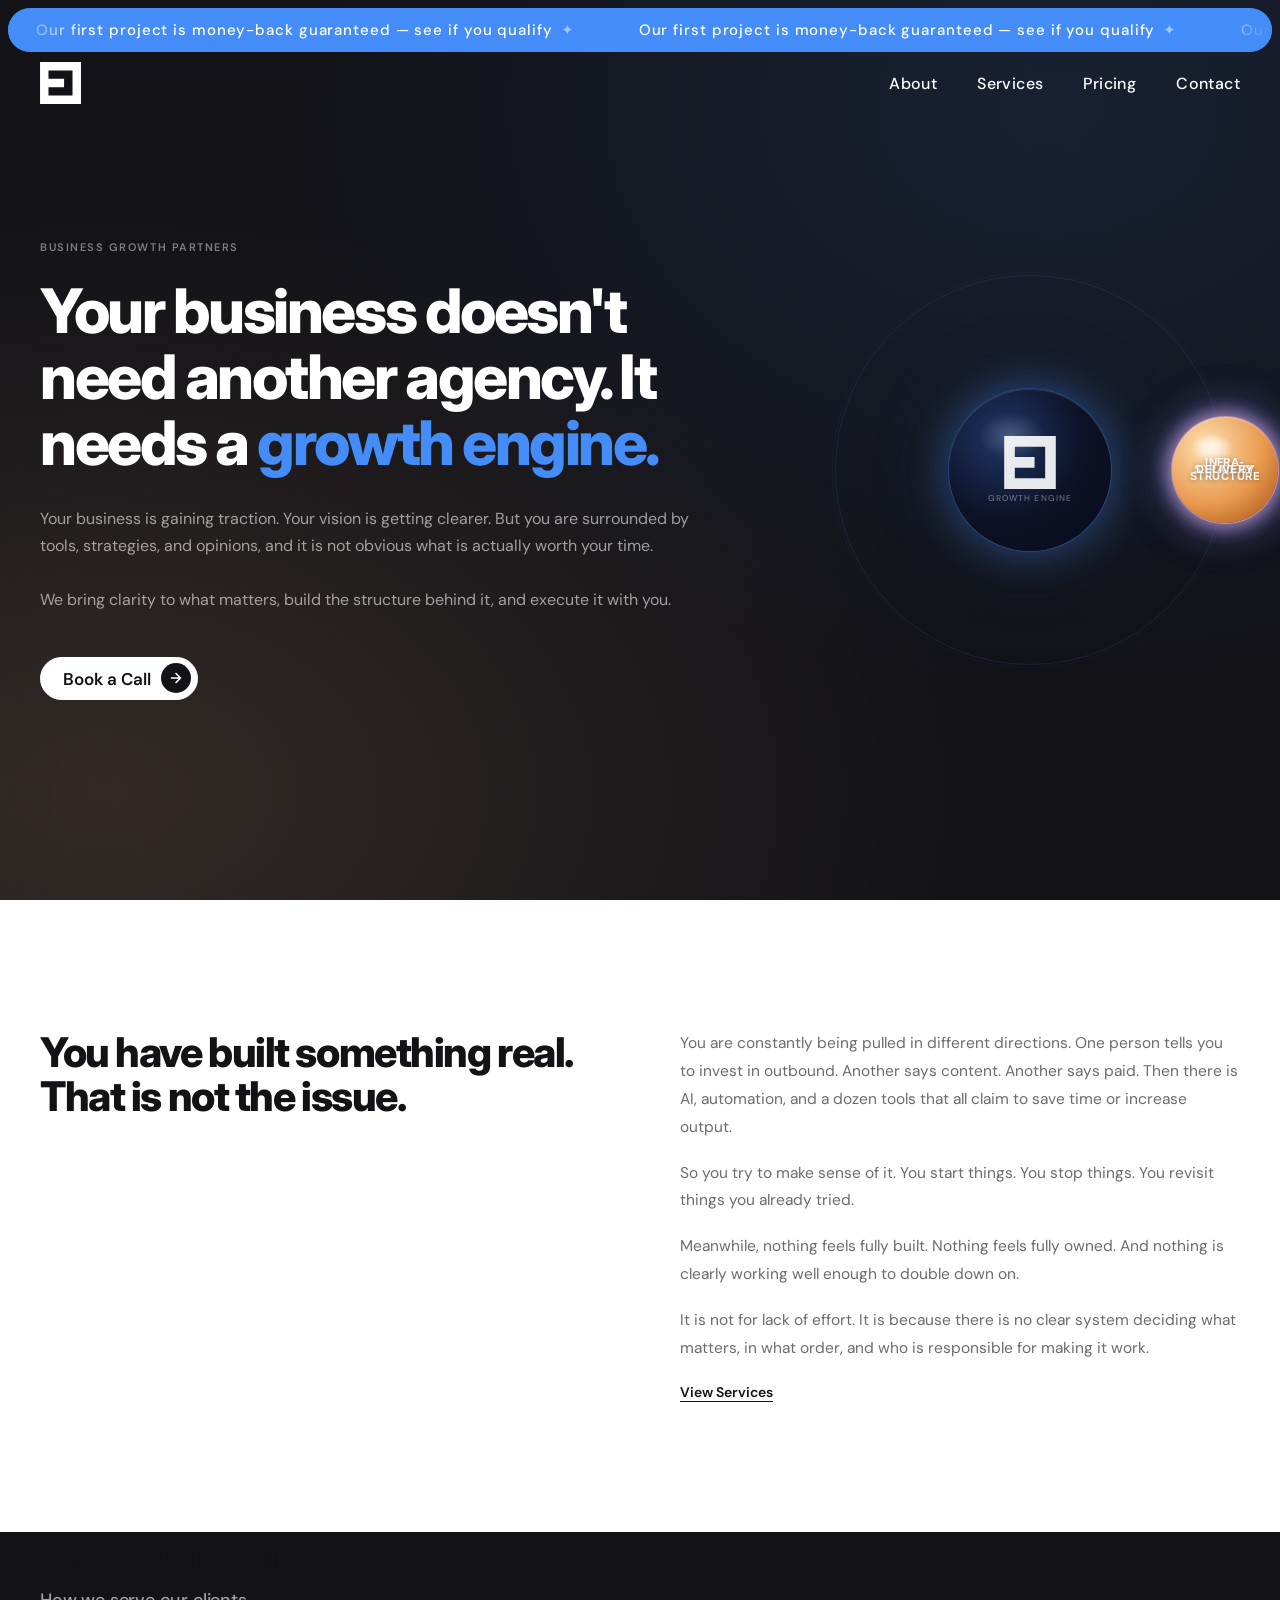
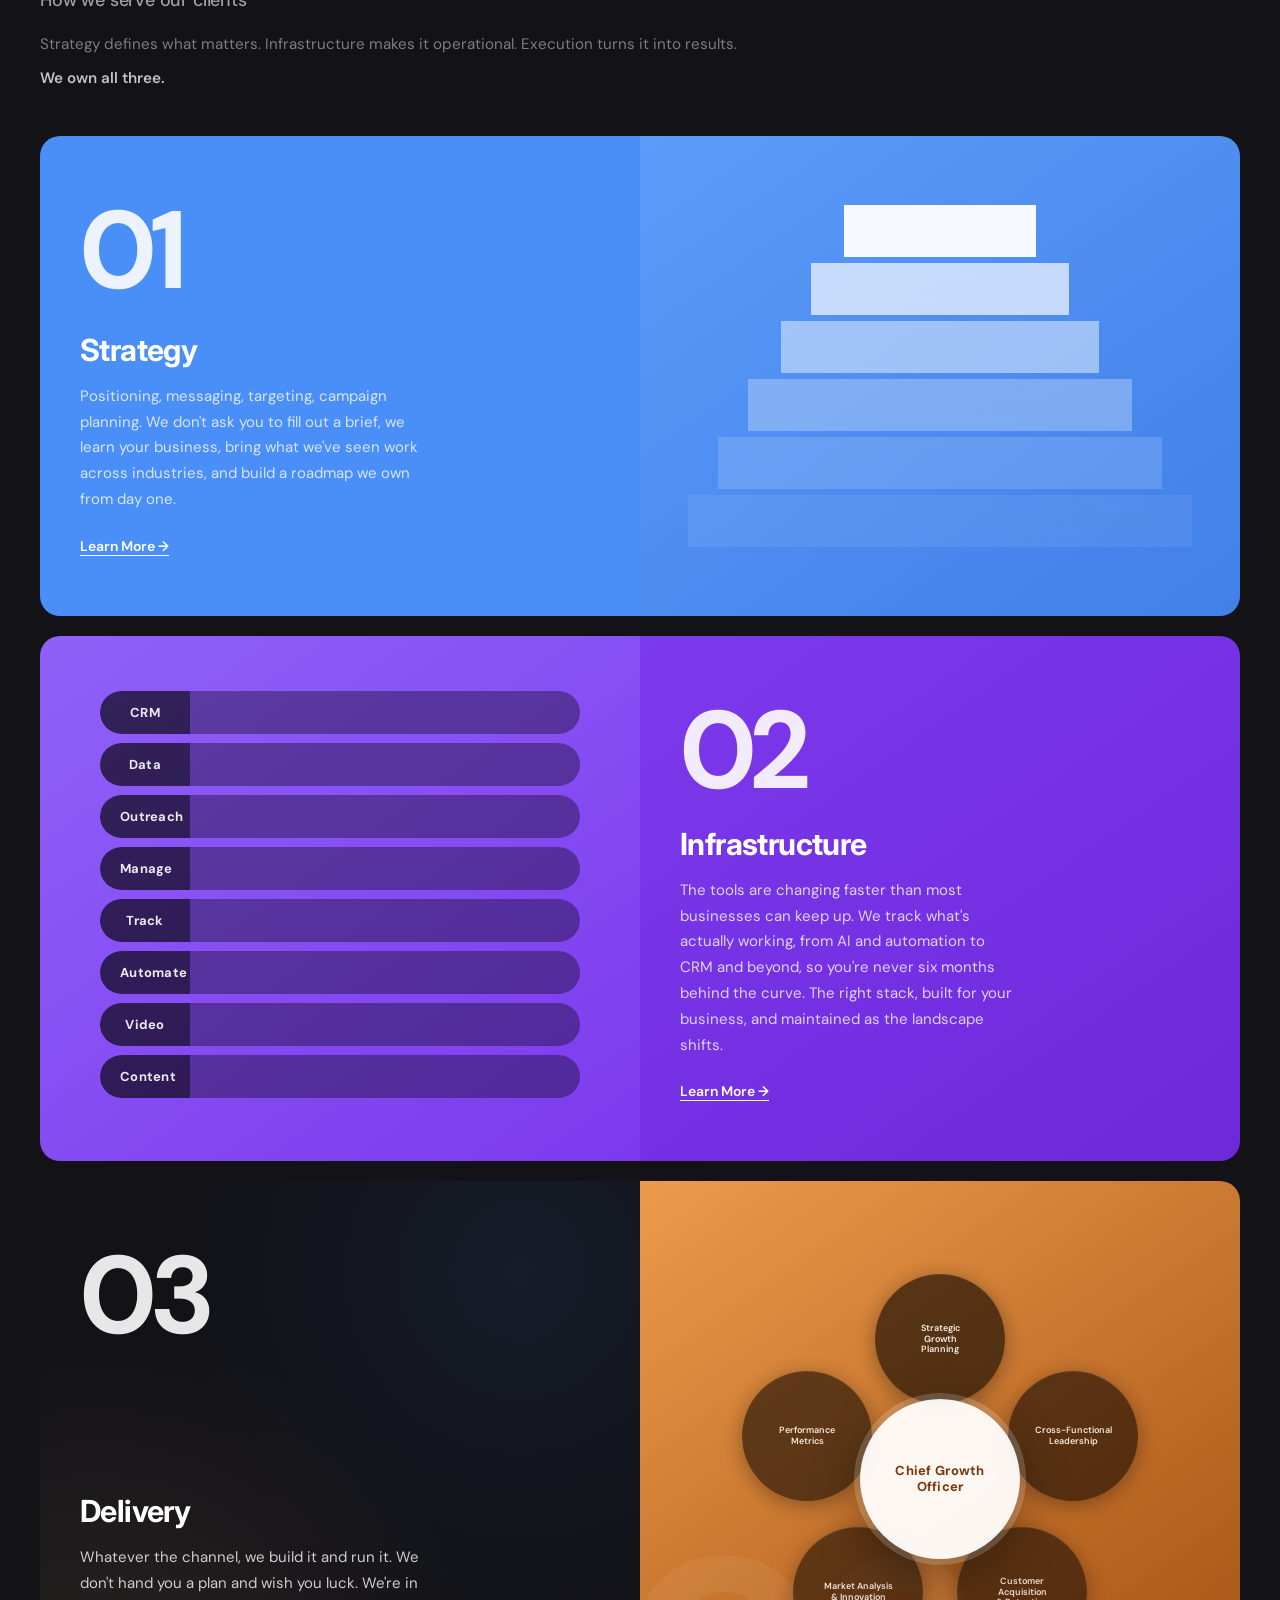
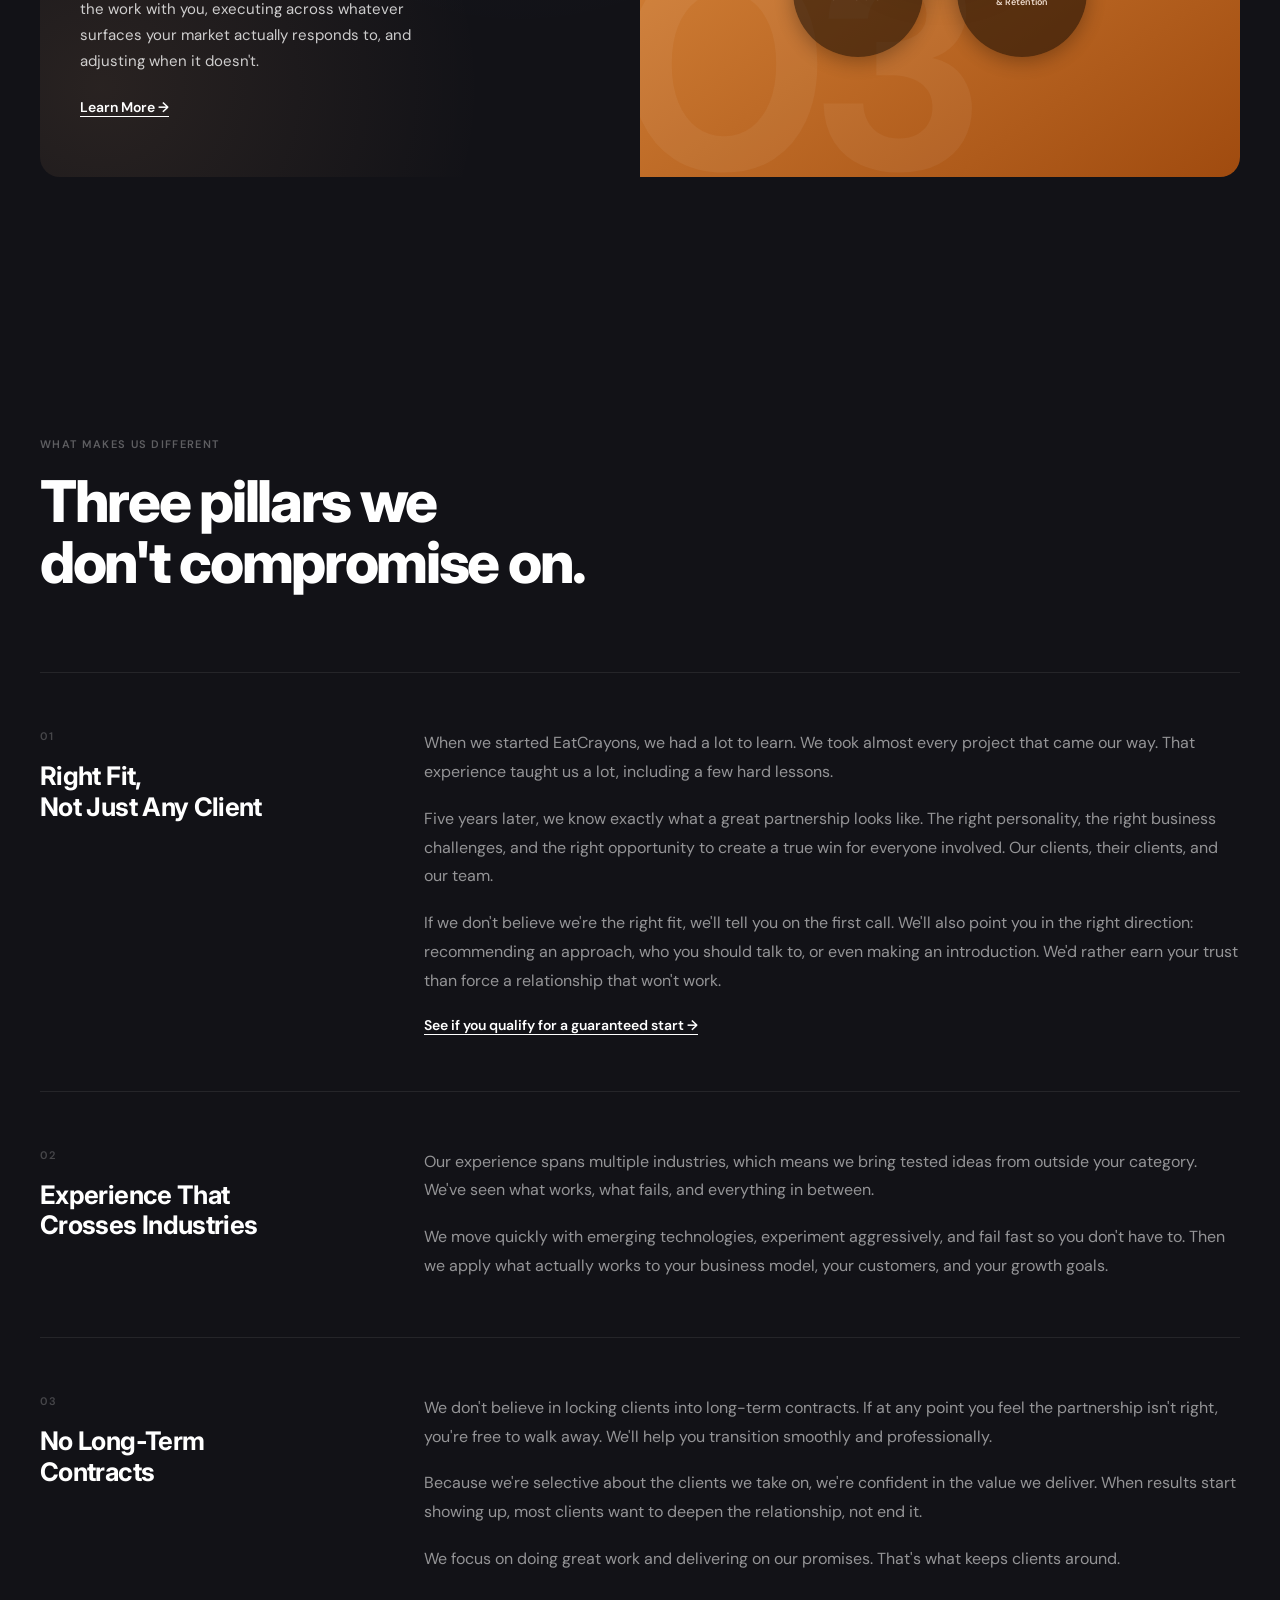
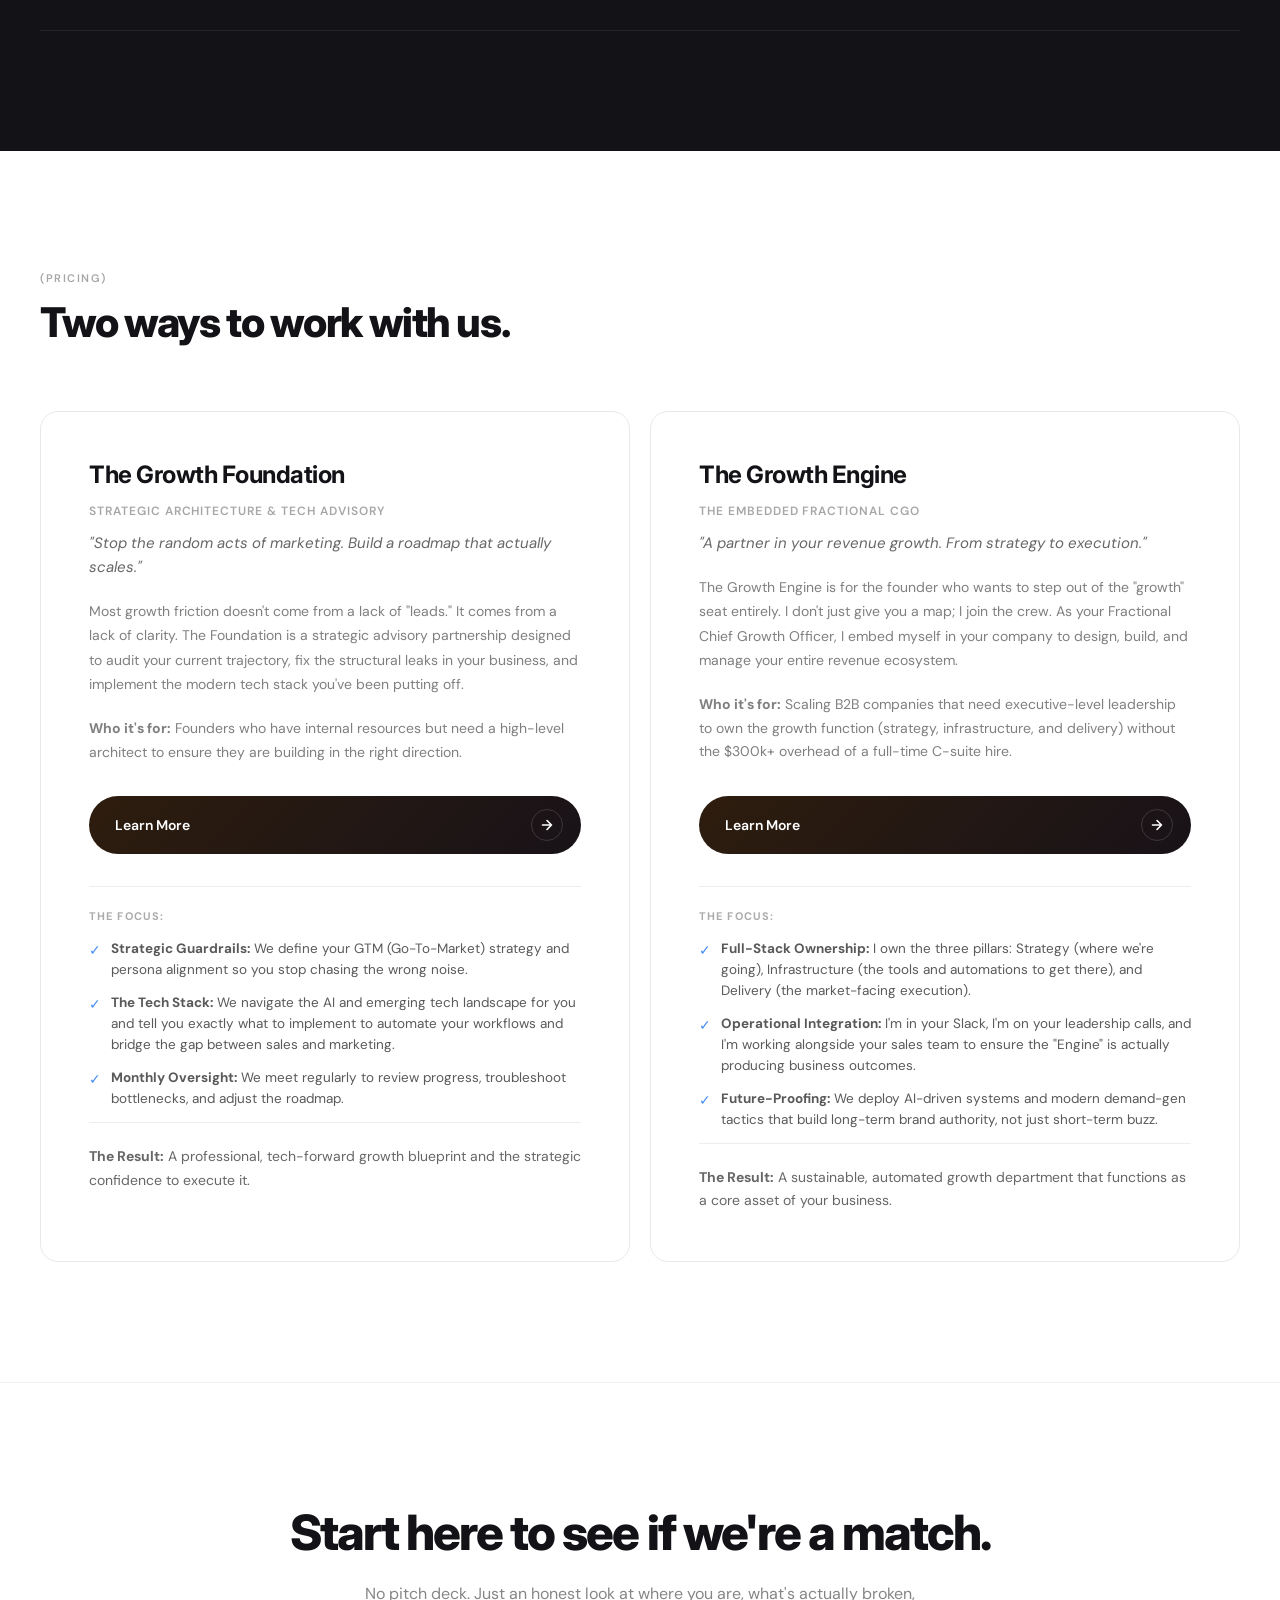
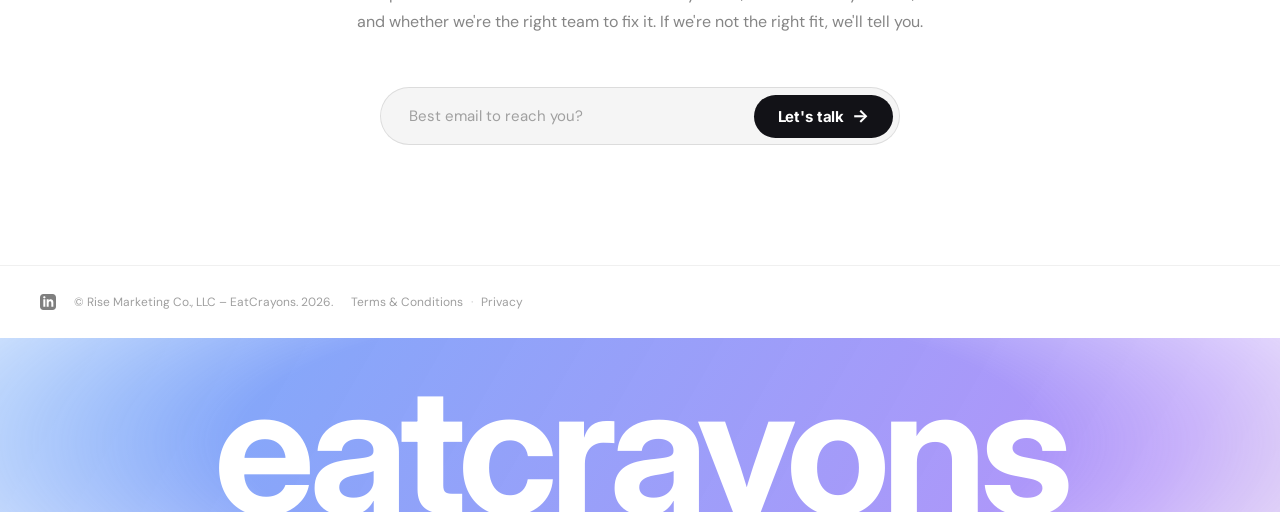
<file: index.html>
<!DOCTYPE html>
<html lang="en">
<head>
  <meta charset="UTF-8">
  <meta name="viewport" content="width=device-width, initial-scale=1.0">
  <link rel="icon" type="image/svg+xml" href="/images/favicon.svg">
  <title>EatCrayons – Business Growth Partners</title>
  <meta name="description" content="EatCrayons helps businesses grow with strategy, infrastructure, and delivery. We build the growth engine your business needs.">
  <meta name="author" content="Rise Marketing Co., LLC – EatCrayons">

  <!-- Open Graph -->
  <meta property="og:title" content="EatCrayons – Business Growth Partners">
  <meta property="og:description" content="Your business has outgrown how it looks. We build the strategy, infrastructure, and delivery engine to support your next stage of growth.">
  <meta property="og:type" content="website">
  <meta property="og:url" content="https://eatcrayons.com/">
  <meta property="og:image" content="https://eatcrayons.com/images/og-default.png">
  <link rel="canonical" href="https://eatcrayons.com/">

  <!-- Twitter Card -->
  <meta name="twitter:card" content="summary_large_image">
  <meta name="twitter:title" content="EatCrayons – Business Growth Partners">
  <meta name="twitter:description" content="Your business has outgrown how it looks. We build the strategy, infrastructure, and delivery engine to support your next stage of growth.">
  <meta name="twitter:image" content="https://eatcrayons.com/images/og-default.png">

  <!-- Fonts -->
  <link rel="preconnect" href="https://fonts.googleapis.com">
  <link rel="preconnect" href="https://fonts.gstatic.com" crossorigin>
  <link href="https://fonts.googleapis.com/css2?family=Inter:ital,wght@0,300;0,400;0,500;0,600;0,700;0,800;1,400&family=DM+Sans:ital,wght@0,300;0,400;0,500;0,600;1,400&display=swap" rel="stylesheet">

  <!-- Styles -->
  <link rel="stylesheet" href="css/styles.css">
  <link rel="stylesheet" href="css/transitions.css">
</head>
<body>
<a class="skip-link" href="#main-content">Skip to main content</a>

<!-- ── ANNOUNCEMENT BAR ── -->
<a href="match/" class="announce-bar" role="marquee" aria-label="The Fair Start — see if you qualify">
  <div class="announce-track">
    <span class="announce-item">Our first project is money-back guaranteed — see if you qualify<span class="dot">✦</span></span>
    <span class="announce-item">Our first project is money-back guaranteed — see if you qualify<span class="dot">✦</span></span>
    <span class="announce-item">Our first project is money-back guaranteed — see if you qualify<span class="dot">✦</span></span>
    <span class="announce-item">Our first project is money-back guaranteed — see if you qualify<span class="dot">✦</span></span>
    <span class="announce-item">Our first project is money-back guaranteed — see if you qualify<span class="dot">✦</span></span>
    <span class="announce-item">Our first project is money-back guaranteed — see if you qualify<span class="dot">✦</span></span>
    <span class="announce-item">Our first project is money-back guaranteed — see if you qualify<span class="dot">✦</span></span>
    <span class="announce-item">Our first project is money-back guaranteed — see if you qualify<span class="dot">✦</span></span>
    <span class="announce-item">Our first project is money-back guaranteed — see if you qualify<span class="dot">✦</span></span>
    <span class="announce-item">Our first project is money-back guaranteed — see if you qualify<span class="dot">✦</span></span>
    <!-- duplicate for seamless loop -->
    <span class="announce-item">Our first project is money-back guaranteed — see if you qualify<span class="dot">✦</span></span>
    <span class="announce-item">Our first project is money-back guaranteed — see if you qualify<span class="dot">✦</span></span>
    <span class="announce-item">Our first project is money-back guaranteed — see if you qualify<span class="dot">✦</span></span>
    <span class="announce-item">Our first project is money-back guaranteed — see if you qualify<span class="dot">✦</span></span>
    <span class="announce-item">Our first project is money-back guaranteed — see if you qualify<span class="dot">✦</span></span>
    <span class="announce-item">Our first project is money-back guaranteed — see if you qualify<span class="dot">✦</span></span>
    <span class="announce-item">Our first project is money-back guaranteed — see if you qualify<span class="dot">✦</span></span>
    <span class="announce-item">Our first project is money-back guaranteed — see if you qualify<span class="dot">✦</span></span>
    <span class="announce-item">Our first project is money-back guaranteed — see if you qualify<span class="dot">✦</span></span>
    <span class="announce-item">Our first project is money-back guaranteed — see if you qualify<span class="dot">✦</span></span>
  </div>
</a>

<!-- ── HEADER ── -->
<header id="site-header">
  <a href="#home" class="logo-mark" aria-label="EatCrayons Home">
    <svg viewBox="0 0 601.92 618" xmlns="http://www.w3.org/2000/svg">
      <path fill="white" d="M477.86,0H0v618h601.92V0h-124.06ZM477.86,493.94H124.06v-124.06h229.74v-124.06H124.06v-121.76h353.8v369.88Z"/>
    </svg>
  </a>
  <nav class="site-nav" aria-label="Main navigation">
    <a href="about/">About</a>
    <a href="#services">Services</a>
    <a href="#pricing">Pricing</a>
    <a href="contact/">Contact</a>
  </nav>
  <button class="nav-toggle" aria-label="Open menu" aria-expanded="false" aria-controls="mobile-menu">
    <span class="nav-toggle-bar"></span>
    <span class="nav-toggle-bar"></span>
    <span class="nav-toggle-bar"></span>
  </button>
</header>

<!-- ── MOBILE MENU ── -->
<div id="mobile-menu" class="mobile-menu" aria-hidden="true" role="dialog" aria-label="Mobile navigation">
  <div class="mobile-menu-bg"></div>
  <nav class="mobile-menu-nav" aria-label="Mobile navigation links">
    <a href="about/"         class="mobile-menu-link" data-index="0">About</a>
    <a href="#services"      class="mobile-menu-link" data-index="1">Services</a>
    <a href="#pricing"       class="mobile-menu-link" data-index="3">Pricing</a>
    <a href="contact/"   class="mobile-menu-link" data-index="4">Contact</a>
  </nav>
  <div class="mobile-menu-footer">
    <svg class="mobile-menu-logo" viewBox="0 0 601.92 618" xmlns="http://www.w3.org/2000/svg" aria-hidden="true">
      <path fill="white" d="M477.86,0H0v618h601.92V0h-124.06ZM477.86,493.94H124.06v-124.06h229.74v-124.06H124.06v-121.76h353.8v369.88Z"/>
    </svg>
    <p class="mobile-menu-tagline">Build. Scale. Win.</p>
  </div>
</div>

<!-- ── HERO ── -->
<section class="hero" id="main-content" aria-labelledby="hero-heading">
  <div class="hero-inner">
    <div class="hero-content">
      <p class="hero-eyebrow">Business Growth Partners</p>
      <h1 class="hero-headline" id="hero-heading">
        Your business doesn't need another agency.
        It needs a <span class="word-cycle" id="word-cycle">growth engine.</span>
      </h1>
      <p class="hero-sub">Your business is gaining traction. Your vision is getting clearer. But you are surrounded by tools, strategies, and opinions, and it is not obvious what is actually worth your time.<br><br>We bring clarity to what matters, build the structure behind it, and execute it with you.</p>
      <a href="#contact" class="btn-outline">
        Book a Call
        <span class="btn-arrow-circle" aria-hidden="true">
          <svg width="14" height="14" viewBox="0 0 14 14" fill="none">
            <path d="M2.5 7h9M7 2.5l4.5 4.5L7 11.5" stroke="#121217" stroke-width="1.6" stroke-linecap="round" stroke-linejoin="round"/>
          </svg>
        </span>
      </a>
    </div>

    <div class="orb-system" role="img" aria-label="Strategy, Infrastructure, and Delivery orbiting a central growth engine">

      <!-- Decorative orbital ring -->
      <div class="orb-ring"></div>

      <!-- Central orb -->
      <div class="orb-center">
        <svg class="orb-center-logo" viewBox="0 0 601.92 618" xmlns="http://www.w3.org/2000/svg" aria-hidden="true">
          <path fill="rgba(255,255,255,0.90)" d="M477.86,0H0v618h601.92V0h-124.06ZM477.86,493.94H124.06v-124.06h229.74v-124.06H124.06v-121.76h353.8v369.88Z"/>
        </svg>
        <span class="orb-center-text">Growth Engine</span>
      </div>

      <!-- Satellite 1: Strategy (blue) -->
      <div class="orb-arm orb-arm--1">
        <div class="orb-satellite orb-sat--1">
          <span class="orb-sat-label">Strategy</span>
        </div>
      </div>

      <!-- Satellite 2: Infrastructure (purple) -->
      <div class="orb-arm orb-arm--2">
        <div class="orb-satellite orb-sat--2">
          <span class="orb-sat-label">Infra-<br>structure</span>
        </div>
      </div>

      <!-- Satellite 3: Delivery (orange) -->
      <div class="orb-arm orb-arm--3">
        <div class="orb-satellite orb-sat--3">
          <span class="orb-sat-label">Delivery</span>
        </div>
      </div>

    </div>
  </div>
</section>

<!-- ── ABOUT ── -->
<section class="about" id="about" aria-labelledby="about-heading">
  <div class="about-inner">
    <div>
      <h2 class="about-headline fade-up" id="about-heading">
        You have built something real. That is not the issue.
      </h2>
    </div>
    <div class="about-body fade-up fade-up-d1">
      <p>You are constantly being pulled in different directions. One person tells you to invest in outbound. Another says content. Another says paid. Then there is AI, automation, and a dozen tools that all claim to save time or increase output.</p>
      <p>So you try to make sense of it. You start things. You stop things. You revisit things you already tried.</p>
      <p>Meanwhile, nothing feels fully built. Nothing feels fully owned. And nothing is clearly working well enough to double down on.</p>
      <p>It is not for lack of effort. It is because there is no clear system deciding what matters, in what order, and who is responsible for making it work.</p>
      <a href="#services" class="link-line">View Services</a>
    </div>
  </div>
</section>

<!-- ── SERVICES ── -->
<section class="services" id="services" aria-labelledby="services-heading">
  <div class="services-header">
    <h2 id="services-heading" class="fade-up">How we can help you</h2>
    <p class="services-subhead fade-up fade-up-d1">How we serve our clients</p>
    <p class="services-intro fade-up fade-up-d2">Strategy defines what matters. Infrastructure makes it operational. Execution turns it into results.</p>
    <p class="services-intro-coda fade-up fade-up-d2">We own all three.</p>
  </div>

  <!-- Card 01 – Strategy -->
  <article class="service-card fade-up">
    <div class="card-01-content">
      <div class="card-number">01</div>
      <div>
        <h3 class="card-title">Strategy</h3>
        <p class="card-desc">Positioning, messaging, targeting, campaign planning. We don't ask you to fill out a brief, we learn your business, bring what we've seen work across industries, and build a roadmap we own from day one.</p>
        <a href="contact/" class="card-cta">Learn More &rarr;</a>
      </div>
    </div>
    <div class="card-01-visual">
      <div class="growth-pyramid">
        <div class="pyr-body">
          <div class="pyr-level pyr-level--6" role="button" tabindex="0" data-topic="New Business Models">
            <span class="pyr-text">New Business Models</span>
          </div>
          <div class="pyr-level pyr-level--5" role="button" tabindex="0" data-topic="Strategic Alliances">
            <span class="pyr-text">Strategic Alliances</span>
          </div>
          <div class="pyr-level pyr-level--4" role="button" tabindex="0" data-topic="Diversification">
            <span class="pyr-text">Diversification</span>
          </div>
          <div class="pyr-level pyr-level--3" role="button" tabindex="0" data-topic="Product Development">
            <span class="pyr-text">Product Development</span>
          </div>
          <div class="pyr-level pyr-level--2" role="button" tabindex="0" data-topic="Market Development">
            <span class="pyr-text">Market Development</span>
          </div>
          <div class="pyr-level pyr-level--1" role="button" tabindex="0" data-topic="Market Penetration">
            <span class="pyr-text">Market Penetration</span>
          </div>
        </div>
      </div>
    </div>
  </article>

  <!-- Card 02 – Infrastructure -->
  <article class="service-card fade-up">
    <div class="card-02-visual">
      <div class="tool-stack">
        <div class="tool-row"><span class="tool-cat">CRM</span><span class="tool-vals"><span class="tool-vals-track"><span>HubSpot</span><span>✦</span><span>Salesforce</span><span>✦</span><span>Zoho</span><span>✦</span><span>Pipedrive</span><span>✦</span><span>Monday</span><span>✦</span><span>SugarCRM</span><span aria-hidden="true">✦</span><span aria-hidden="true">HubSpot</span><span aria-hidden="true">✦</span><span aria-hidden="true">Salesforce</span><span aria-hidden="true">✦</span><span aria-hidden="true">Zoho</span><span aria-hidden="true">✦</span><span aria-hidden="true">Pipedrive</span><span aria-hidden="true">✦</span><span aria-hidden="true">Monday</span><span aria-hidden="true">✦</span><span aria-hidden="true">SugarCRM</span></span></span></div>
        <div class="tool-row"><span class="tool-cat">Data</span><span class="tool-vals"><span class="tool-vals-track"><span>Zoominfo</span><span>✦</span><span>Apollo.io</span><span>✦</span><span>Cognism</span><span>✦</span><span>Clay</span><span>✦</span><span>Clearbit</span><span>✦</span><span>Hunter.io</span><span aria-hidden="true">✦</span><span aria-hidden="true">Zoominfo</span><span aria-hidden="true">✦</span><span aria-hidden="true">Apollo.io</span><span aria-hidden="true">✦</span><span aria-hidden="true">Cognism</span><span aria-hidden="true">✦</span><span aria-hidden="true">Clay</span><span aria-hidden="true">✦</span><span aria-hidden="true">Clearbit</span><span aria-hidden="true">✦</span><span aria-hidden="true">Hunter.io</span></span></span></div>
        <div class="tool-row"><span class="tool-cat">Outreach</span><span class="tool-vals"><span class="tool-vals-track"><span>Instantly</span><span>✦</span><span>HeyReach</span><span>✦</span><span>Outreach</span><span>✦</span><span>LinkedHelper</span><span>✦</span><span>Salesloft</span><span>✦</span><span>Reply.io</span><span>✦</span><span>Amplemarket</span><span aria-hidden="true">✦</span><span aria-hidden="true">Instantly</span><span aria-hidden="true">✦</span><span aria-hidden="true">HeyReach</span><span aria-hidden="true">✦</span><span aria-hidden="true">Outreach</span><span aria-hidden="true">✦</span><span aria-hidden="true">LinkedHelper</span><span aria-hidden="true">✦</span><span aria-hidden="true">Salesloft</span><span aria-hidden="true">✦</span><span aria-hidden="true">Reply.io</span><span aria-hidden="true">✦</span><span aria-hidden="true">Amplemarket</span></span></span></div>
        <div class="tool-row"><span class="tool-cat">Manage</span><span class="tool-vals"><span class="tool-vals-track"><span>Asana</span><span>✦</span><span>ClickUp</span><span>✦</span><span>Notion</span><span>✦</span><span>Monday</span><span>✦</span><span>Trello</span><span>✦</span><span>Jira</span><span aria-hidden="true">✦</span><span aria-hidden="true">Asana</span><span aria-hidden="true">✦</span><span aria-hidden="true">ClickUp</span><span aria-hidden="true">✦</span><span aria-hidden="true">Notion</span><span aria-hidden="true">✦</span><span aria-hidden="true">Monday</span><span aria-hidden="true">✦</span><span aria-hidden="true">Trello</span><span aria-hidden="true">✦</span><span aria-hidden="true">Jira</span></span></span></div>
        <div class="tool-row"><span class="tool-cat">Track</span><span class="tool-vals"><span class="tool-vals-track"><span>RB2B</span><span>✦</span><span>Google Analytics</span><span>✦</span><span>Microsoft Clarity</span><span>✦</span><span>HubSpot</span><span>✦</span><span>Gainsight</span><span>✦</span><span>ChurnZero</span><span aria-hidden="true">✦</span><span aria-hidden="true">RB2B</span><span aria-hidden="true">✦</span><span aria-hidden="true">Google Analytics</span><span aria-hidden="true">✦</span><span aria-hidden="true">Microsoft Clarity</span><span aria-hidden="true">✦</span><span aria-hidden="true">HubSpot</span><span aria-hidden="true">✦</span><span aria-hidden="true">Gainsight</span><span aria-hidden="true">✦</span><span aria-hidden="true">ChurnZero</span></span></span></div>
        <div class="tool-row"><span class="tool-cat">Automate</span><span class="tool-vals"><span class="tool-vals-track"><span>Zapier</span><span>✦</span><span>Claude</span><span>✦</span><span>Notion AI</span><span>✦</span><span>n8n</span><span>✦</span><span>Make</span><span>✦</span><span>Gemini</span><span>✦</span><span>Custom Agents</span><span aria-hidden="true">✦</span><span aria-hidden="true">Zapier</span><span aria-hidden="true">✦</span><span aria-hidden="true">Claude</span><span aria-hidden="true">✦</span><span aria-hidden="true">Notion AI</span><span aria-hidden="true">✦</span><span aria-hidden="true">n8n</span><span aria-hidden="true">✦</span><span aria-hidden="true">Make</span><span aria-hidden="true">✦</span><span aria-hidden="true">Gemini</span><span aria-hidden="true">✦</span><span aria-hidden="true">Custom Agents</span></span></span></div>
        <div class="tool-row"><span class="tool-cat">Video</span><span class="tool-vals"><span class="tool-vals-track"><span>Loom</span><span>✦</span><span>Adobe Premiere</span><span>✦</span><span>HeyGen</span><span>✦</span><span>Sora</span><span>✦</span><span>Veo</span><span>✦</span><span>Kling</span><span>✦</span><span>Synthesia</span><span aria-hidden="true">✦</span><span aria-hidden="true">Loom</span><span aria-hidden="true">✦</span><span aria-hidden="true">Adobe Premiere</span><span aria-hidden="true">✦</span><span aria-hidden="true">HeyGen</span><span aria-hidden="true">✦</span><span aria-hidden="true">Sora</span><span aria-hidden="true">✦</span><span aria-hidden="true">Veo</span><span aria-hidden="true">✦</span><span aria-hidden="true">Kling</span><span aria-hidden="true">✦</span><span aria-hidden="true">Synthesia</span></span></span></div>
        <div class="tool-row"><span class="tool-cat">Content</span><span class="tool-vals"><span class="tool-vals-track"><span>ChatGPT</span><span>✦</span><span>Claude</span><span>✦</span><span>Gemini</span><span>✦</span><span>Perplexity</span><span>✦</span><span>Midjourney</span><span>✦</span><span>Adobe CC</span><span aria-hidden="true">✦</span><span aria-hidden="true">ChatGPT</span><span aria-hidden="true">✦</span><span aria-hidden="true">Claude</span><span aria-hidden="true">✦</span><span aria-hidden="true">Gemini</span><span aria-hidden="true">✦</span><span aria-hidden="true">Perplexity</span><span aria-hidden="true">✦</span><span aria-hidden="true">Midjourney</span><span aria-hidden="true">✦</span><span aria-hidden="true">Adobe CC</span></span></span></div>
      </div>
    </div>
    <div class="card-02-content">
      <div class="card-number">02</div>
      <div>
        <h3 class="card-title">Infrastructure</h3>
        <p class="card-desc">The tools are changing faster than most businesses can keep up. We track what's actually working, from AI and automation to CRM and beyond, so you're never six months behind the curve. The right stack, built for your business, and maintained as the landscape shifts.</p>
        <a href="contact/" class="card-cta">Learn More &rarr;</a>
      </div>
    </div>
  </article>

  <!-- Card 03 – Delivery -->
  <article class="service-card fade-up">
    <div class="card-03-content">
      <div class="card-number">03</div>
      <div>
        <h3 class="card-title">Delivery</h3>
        <p class="card-desc">Whatever the channel, we build it and run it. We don't hand you a plan and wish you luck. We're in the work with you, executing across whatever surfaces your market actually responds to, and adjusting when it doesn't.</p>
        <a href="contact/" class="card-cta">Learn More &rarr;</a>
      </div>
    </div>
    <div class="card-03-visual">
      <div class="card-03-visual-bg-num" aria-hidden="true">03</div>
      <div class="circle-diagram">
        <div class="role-bubble role-bubble--1"><span>Strategic<br>Growth<br>Planning</span></div>
        <div class="role-bubble role-bubble--2"><span>Cross-Functional<br>Leadership</span></div>
        <div class="role-bubble role-bubble--3"><span>Customer<br>Acquisition<br>&amp; Retention</span></div>
        <div class="role-bubble role-bubble--4"><span>Market Analysis<br>&amp; Innovation</span></div>
        <div class="role-bubble role-bubble--5"><span>Performance<br>Metrics</span></div>
        <div class="role-bubble role-bubble--front"><span>Chief Growth Officer</span></div>
      </div>
    </div>
  </article>

</section>

<!-- ── TRUST ── -->
<section class="trust" aria-labelledby="trust-heading">
  <div class="trust-inner">

    <div class="trust-header fade-up">
      <p class="trust-eyebrow">What makes us different</p>
      <h2 class="trust-heading" id="trust-heading">Three pillars we<br>don't compromise on.</h2>
    </div>

    <div class="trust-pillars">

      <div class="trust-pillar fade-up">
        <div class="trust-pillar-left">
          <span class="trust-pillar-num">01</span>
          <h3 class="trust-pillar-title">Right Fit,<br>Not Just Any Client</h3>
        </div>
        <div class="trust-pillar-body">
          <p>When we started EatCrayons, we had a lot to learn. We took almost every project that came our way. That experience taught us a lot, including a few hard lessons.</p>
          <p>Five years later, we know exactly what a great partnership looks like. The right personality, the right business challenges, and the right opportunity to create a true win for everyone involved. Our clients, their clients, and our team.</p>
          <p>If we don't believe we're the right fit, we'll tell you on the first call. We'll also point you in the right direction: recommending an approach, who you should talk to, or even making an introduction. We'd rather earn your trust than force a relationship that won't work.</p>
          <a href="match/" class="link-line">See if you qualify for a guaranteed start →</a>
        </div>
      </div>

      <div class="trust-pillar fade-up fade-up-d1">
        <div class="trust-pillar-left">
          <span class="trust-pillar-num">02</span>
          <h3 class="trust-pillar-title">Experience That<br>Crosses Industries</h3>
        </div>
        <div class="trust-pillar-body">
          <p>Our experience spans multiple industries, which means we bring tested ideas from outside your category. We've seen what works, what fails, and everything in between.</p>
          <p>We move quickly with emerging technologies, experiment aggressively, and fail fast so you don't have to. Then we apply what actually works to your business model, your customers, and your growth goals.</p>
        </div>
      </div>

      <div class="trust-pillar fade-up fade-up-d2">
        <div class="trust-pillar-left">
          <span class="trust-pillar-num">03</span>
          <h3 class="trust-pillar-title">No Long-Term<br>Contracts</h3>
        </div>
        <div class="trust-pillar-body">
          <p>We don't believe in locking clients into long-term contracts. If at any point you feel the partnership isn't right, you're free to walk away. We'll help you transition smoothly and professionally.</p>
          <p>Because we're selective about the clients we take on, we're confident in the value we deliver. When results start showing up, most clients want to deepen the relationship, not end it.</p>
          <p>We focus on doing great work and delivering on our promises. That's what keeps clients around.</p>
        </div>
      </div>

    </div>
  </div>
</section>


<!-- ── PRICING ── -->
<section class="pricing" id="pricing" aria-labelledby="pricing-heading">
  <div class="pricing-inner">
    <p class="pricing-eyebrow">(Pricing)</p>
    <h2 class="pricing-headline fade-up" id="pricing-heading">Two ways to work with us.</h2>


    <div class="pricing-grid">
      <div class="pcard fade-up">
        <h3 class="pcard-name">The Growth Foundation</h3>
        <p class="pcard-tag">Strategic Architecture & Tech Advisory</p>
        <p class="pcard-quote">"Stop the random acts of marketing. Build a roadmap that actually scales."</p>
        <p class="pcard-desc">Most growth friction doesn't come from a lack of "leads." It comes from a lack of clarity. The Foundation is a strategic advisory partnership designed to audit your current trajectory, fix the structural leaks in your business, and implement the modern tech stack you've been putting off.</p>
        <p class="pcard-who"><strong>Who it's for:</strong> Founders who have internal resources but need a high-level architect to ensure they are building in the right direction.</p>
        <a href="#contact" class="pcard-cta">
          Learn More
          <span class="pcard-cta-arrow" aria-hidden="true">
            <svg width="14" height="14" viewBox="0 0 14 14" fill="none">
              <path d="M2.5 7h9M7 2.5l4.5 4.5L7 11.5" stroke="white" stroke-width="1.6" stroke-linecap="round" stroke-linejoin="round"/>
            </svg>
          </span>
        </a>
        <hr class="pcard-divider">
        <p class="pcard-includes-label">The Focus:</p>
        <div class="pcard-feature"><span class="pcard-check">✓</span><span><strong>Strategic Guardrails:</strong> We define your GTM (Go-To-Market) strategy and persona alignment so you stop chasing the wrong noise.</span></div>
        <div class="pcard-feature"><span class="pcard-check">✓</span><span><strong>The Tech Stack:</strong> We navigate the AI and emerging tech landscape for you and tell you exactly what to implement to automate your workflows and bridge the gap between sales and marketing.</span></div>
        <div class="pcard-feature"><span class="pcard-check">✓</span><span><strong>Monthly Oversight:</strong> We meet regularly to review progress, troubleshoot bottlenecks, and adjust the roadmap.</span></div>
        <hr class="pcard-divider">
        <p class="pcard-result"><strong>The Result:</strong> A professional, tech-forward growth blueprint and the strategic confidence to execute it.</p>
      </div>

      <div class="pcard fade-up fade-up-d1">
        <h3 class="pcard-name">The Growth Engine</h3>
        <p class="pcard-tag">The Embedded Fractional CGO</p>
        <p class="pcard-quote">"A partner in your revenue growth. From strategy to execution."</p>
        <p class="pcard-desc">The Growth Engine is for the founder who wants to step out of the "growth" seat entirely. I don't just give you a map; I join the crew. As your Fractional Chief Growth Officer, I embed myself in your company to design, build, and manage your entire revenue ecosystem.</p>
        <p class="pcard-who"><strong>Who it's for:</strong> Scaling B2B companies that need executive-level leadership to own the growth function (strategy, infrastructure, and delivery) without the $300k+ overhead of a full-time C-suite hire.</p>
        <a href="#contact" class="pcard-cta">
          Learn More
          <span class="pcard-cta-arrow" aria-hidden="true">
            <svg width="14" height="14" viewBox="0 0 14 14" fill="none">
              <path d="M2.5 7h9M7 2.5l4.5 4.5L7 11.5" stroke="white" stroke-width="1.6" stroke-linecap="round" stroke-linejoin="round"/>
            </svg>
          </span>
        </a>
        <hr class="pcard-divider">
        <p class="pcard-includes-label">The Focus:</p>
        <div class="pcard-feature"><span class="pcard-check">✓</span><span><strong>Full-Stack Ownership:</strong> I own the three pillars: Strategy (where we're going), Infrastructure (the tools and automations to get there), and Delivery (the market-facing execution).</span></div>
        <div class="pcard-feature"><span class="pcard-check">✓</span><span><strong>Operational Integration:</strong> I'm in your Slack, I'm on your leadership calls, and I'm working alongside your sales team to ensure the "Engine" is actually producing business outcomes.</span></div>
        <div class="pcard-feature"><span class="pcard-check">✓</span><span><strong>Future-Proofing:</strong> We deploy AI-driven systems and modern demand-gen tactics that build long-term brand authority, not just short-term buzz.</span></div>
        <hr class="pcard-divider">
        <p class="pcard-result"><strong>The Result:</strong> A sustainable, automated growth department that functions as a core asset of your business.</p>
      </div>
    </div>
  </div>
</section>

<!-- ── CTA ── -->
<section class="cta-section" id="contact" aria-labelledby="cta-heading">
  <div class="cta-inner">
    <h2 class="cta-headline fade-up" id="cta-heading">Start here to see if we're a match.</h2>
    <p class="cta-sub fade-up fade-up-d1">No pitch deck. Just an honest look at where you are, what's actually broken, and whether we're the right team to fix it. If we're not the right fit, we'll tell you.</p>
    <form class="cta-email-form fade-up fade-up-d2" id="cta-email-form" action="/contact/" method="GET">
      <div class="cta-email-wrap">
        <input class="cta-email-input" type="email" name="email" placeholder="Best email to reach you?" required autocomplete="email">
        <button class="cta-email-btn" type="submit">
          <span>Let's talk</span>
          <span class="cta-email-arrow">→</span>
        </button>
      </div>
    </form>
  </div>
</section>

<!-- ── FOOTER ── -->
<footer>
  <div class="footer-inner">
    <div class="footer-left">
      <div class="social-icons">
        <!-- LinkedIn -->
        <a href="https://www.linkedin.com/company/eatcrayons" target="_blank" rel="noopener noreferrer" aria-label="LinkedIn">
          <svg width="16" height="16" viewBox="0 0 24 24" fill="currentColor"><path d="M19 0h-14c-2.761 0-5 2.239-5 5v14c0 2.761 2.239 5 5 5h14c2.762 0 5-2.239 5-5v-14c0-2.761-2.238-5-5-5zm-11 19h-3v-11h3v11zm-1.5-12.268c-.966 0-1.75-.79-1.75-1.764s.784-1.764 1.75-1.764 1.75.79 1.75 1.764-.783 1.764-1.75 1.764zm13.5 12.268h-3v-5.604c0-3.368-4-3.113-4 0v5.604h-3v-11h3v1.765c1.396-2.586 7-2.777 7 2.476v6.759z"/></svg>
        </a>
      </div>
      <span class="footer-copy">© Rise Marketing Co., LLC – EatCrayons. 2026.</span>
      <span class="footer-legal">
        <a href="/terms/">Terms &amp; Conditions</a>
        <span class="footer-legal-sep" aria-hidden="true">·</span>
        <a href="/privacy/">Privacy</a>
      </span>
    </div>
  </div>
</footer>

<!-- ── WATERMARK ── -->
<div class="watermark-section" aria-hidden="true">
  <div class="watermark-text">eatcrayons</div>
</div>

<!-- Pyramid Modal -->
<div id="pyr-modal" class="pyr-modal-overlay" aria-modal="true" role="dialog" aria-hidden="true">
  <div class="pyr-modal-card">
    <button class="pyr-modal-close" aria-label="Close">&#x2715;</button>
    <p class="pyr-modal-label"></p>
    <h3 class="pyr-modal-title"></h3>
    <p class="pyr-modal-body"></p>
  </div>
</div>

<!-- Scripts -->
<script src="js/transitions.js"></script>
<script src="js/main.js"></script>
<script>
  // ── CTA email form → redirect with transition ──
  document.getElementById('cta-email-form').addEventListener('submit', function(e) {
    e.preventDefault();
    var email = this.querySelector('[name="email"]').value.trim();
    if (!email) return;
    var href = '/contact/?email=' + encodeURIComponent(email);
    // Trigger the page transition by creating a temporary link and clicking it
    var tmp = document.createElement('a');
    tmp.href = href;
    tmp.style.display = 'none';
    document.body.appendChild(tmp);
    tmp.click();
    document.body.removeChild(tmp);
  });

  const pyramidObserver = new IntersectionObserver((entries) => {
    entries.forEach(entry => {
      if (entry.isIntersecting) {
        entry.target.classList.add('in-view');
        pyramidObserver.unobserve(entry.target);
      }
    });
  }, { threshold: 0.2 });
  document.querySelectorAll('.growth-pyramid').forEach(el => pyramidObserver.observe(el));

  // Pyramid modal
  const pyrTopics = {
    'Market Penetration': {
      label: 'Foundation',
      body: 'The lowest-risk growth strategy. We help you capture more of the market you\'re already in by sharpening your positioning, improving conversion, optimizing pricing, and turning your existing customer base into a referral engine. Most businesses leave significant revenue on the table here before ever needing to expand.'
    },
    'Market Development': {
      label: 'Expansion',
      body: 'Your product works. Now we take it somewhere new. Whether that\'s a new geography, a new customer segment, or a new channel, market development extends the value of what you\'ve already built. We identify where your offer resonates beyond its current home and build the go-to-market strategy to get you there.'
    },
    'Product Development': {
      label: 'Innovation',
      body: 'New offerings for your existing audience. You\'ve earned their trust. Now deepen the relationship. We work with you to identify adjacencies, service extensions, and product gaps your current customers are already asking for. Lower acquisition cost, higher lifetime value.'
    },
    'Diversification': {
      label: 'Transformation',
      body: 'The highest-risk, highest-reward strategy. Entering new markets with new offerings requires bold conviction and airtight execution. We help you validate the opportunity before committing resources, build the playbook, and structure the team to give it the best possible shot at success.'
    },
    'Strategic Alliances': {
      label: 'Partnerships',
      body: 'The right partnership can compress years of growth into months. We help you identify, structure, and activate strategic alliances (co-selling agreements, technology integrations, distribution partnerships, or joint ventures) so you\'re growing on someone else\'s momentum as much as your own.'
    },
    'New Business Models': {
      label: 'Reinvention',
      body: 'Sometimes the ceiling isn\'t your product or your market. It\'s your model. We help you rethink how value is created, packaged, and monetized. From subscription transitions to platform plays, new business model design is the highest-leverage move for businesses ready to operate at a fundamentally different scale.'
    }
  };

  const modal = document.getElementById('pyr-modal');
  const modalLabel = modal.querySelector('.pyr-modal-label');
  const modalTitle = modal.querySelector('.pyr-modal-title');
  const modalBody = modal.querySelector('.pyr-modal-body');

  function openPyrModal(topic) {
    const data = pyrTopics[topic];
    if (!data) return;
    modalLabel.textContent = data.label;
    modalTitle.textContent = topic;
    modalBody.textContent = data.body;
    modal.setAttribute('aria-hidden', 'false');
    modal.classList.add('is-open');
    document.body.style.overflow = 'hidden';
  }

  function closePyrModal() {
    modal.classList.remove('is-open');
    modal.setAttribute('aria-hidden', 'true');
    document.body.style.overflow = '';
  }

  document.querySelectorAll('.pyr-level[data-topic]').forEach(el => {
    el.addEventListener('click', () => openPyrModal(el.dataset.topic));
    el.addEventListener('keydown', e => { if (e.key === 'Enter' || e.key === ' ') openPyrModal(el.dataset.topic); });
  });

  modal.querySelector('.pyr-modal-close').addEventListener('click', closePyrModal);
  modal.addEventListener('click', e => { if (e.target === modal) closePyrModal(); });
  document.addEventListener('keydown', e => { if (e.key === 'Escape') closePyrModal(); });
</script>

</body>
</html>
</file>
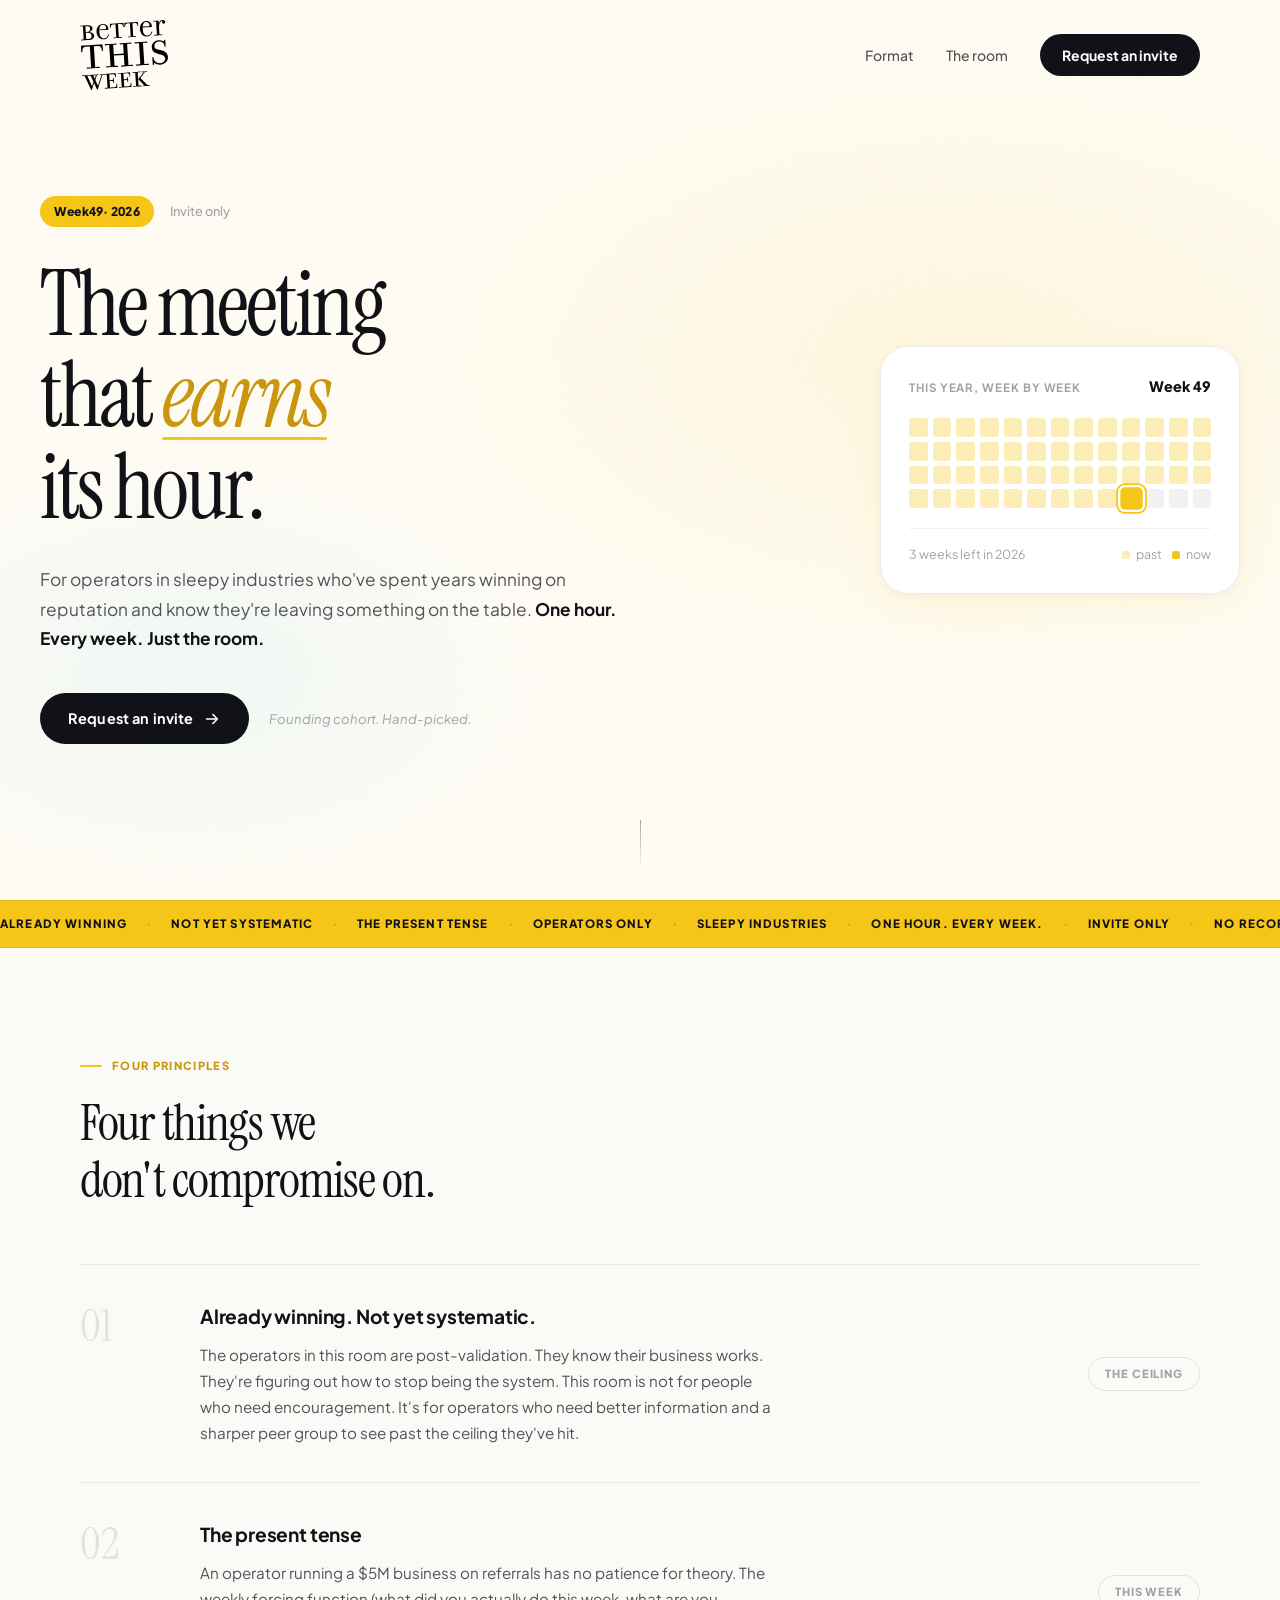
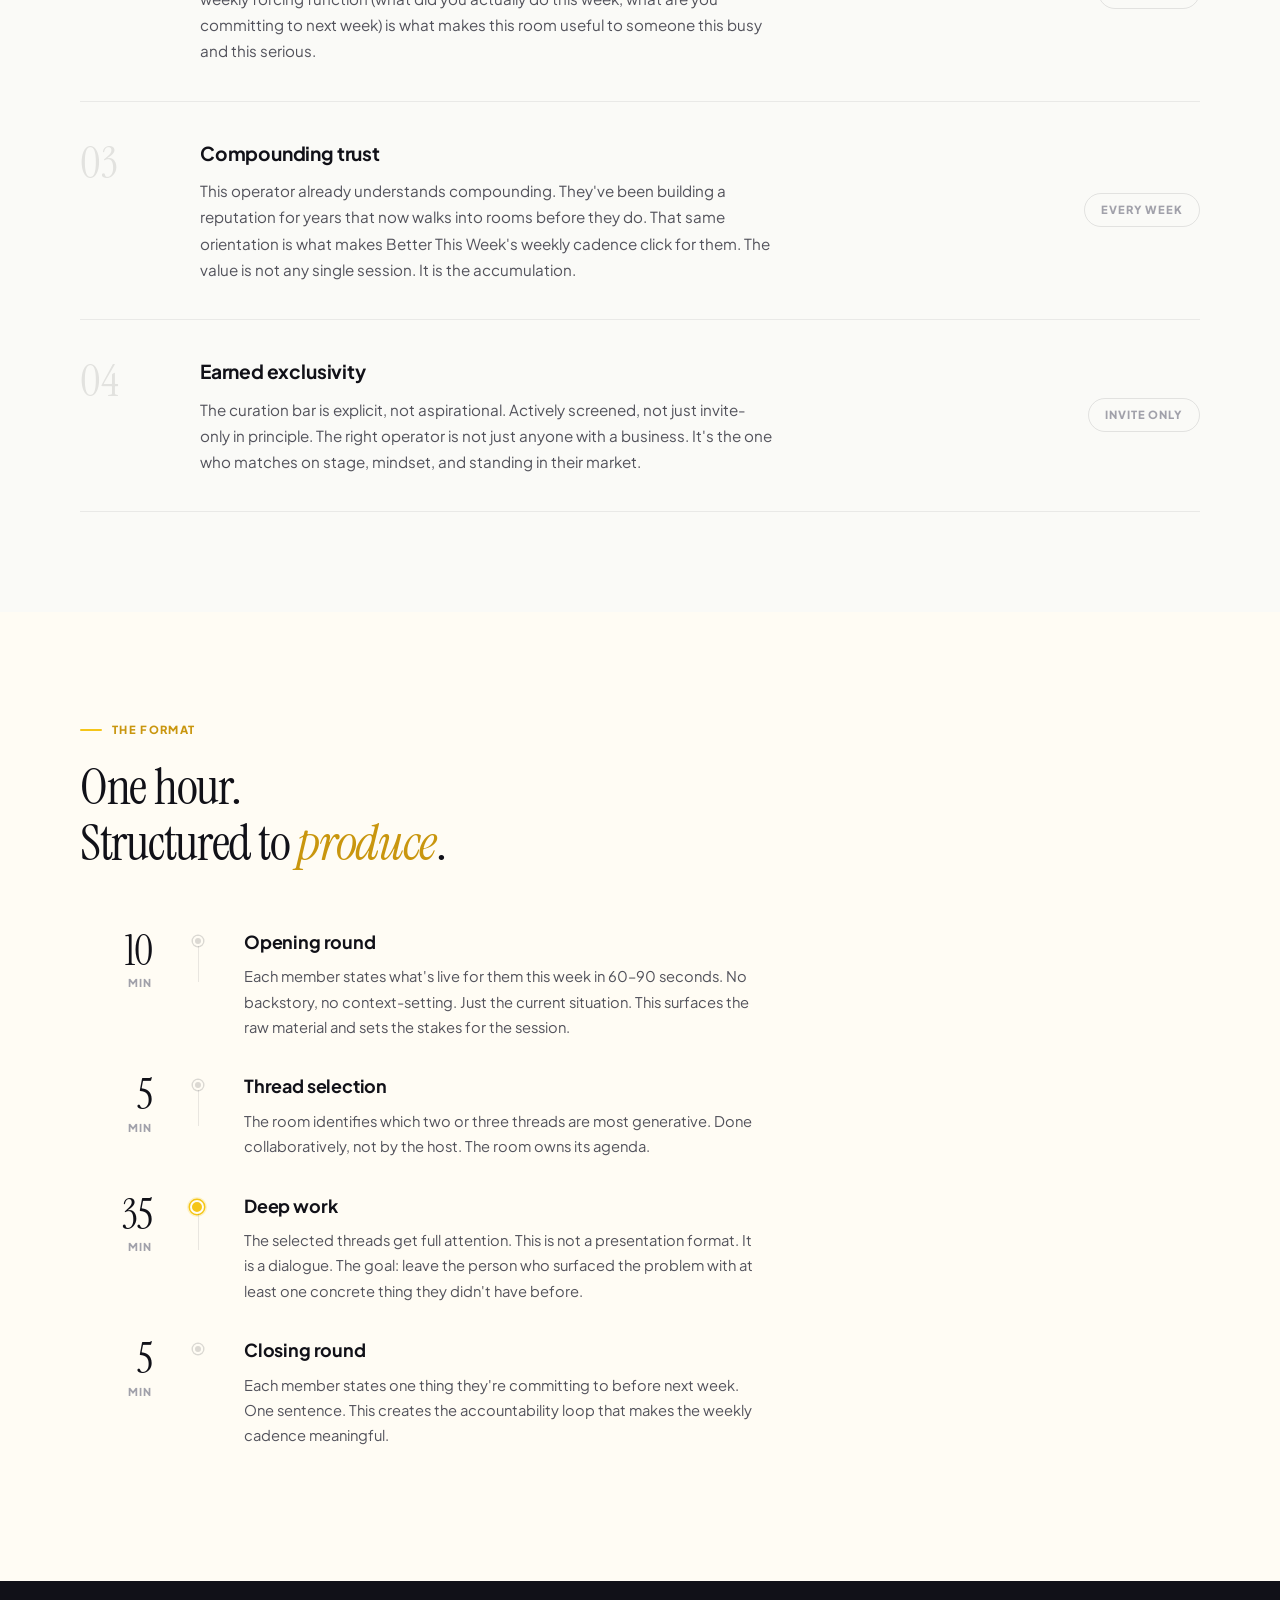
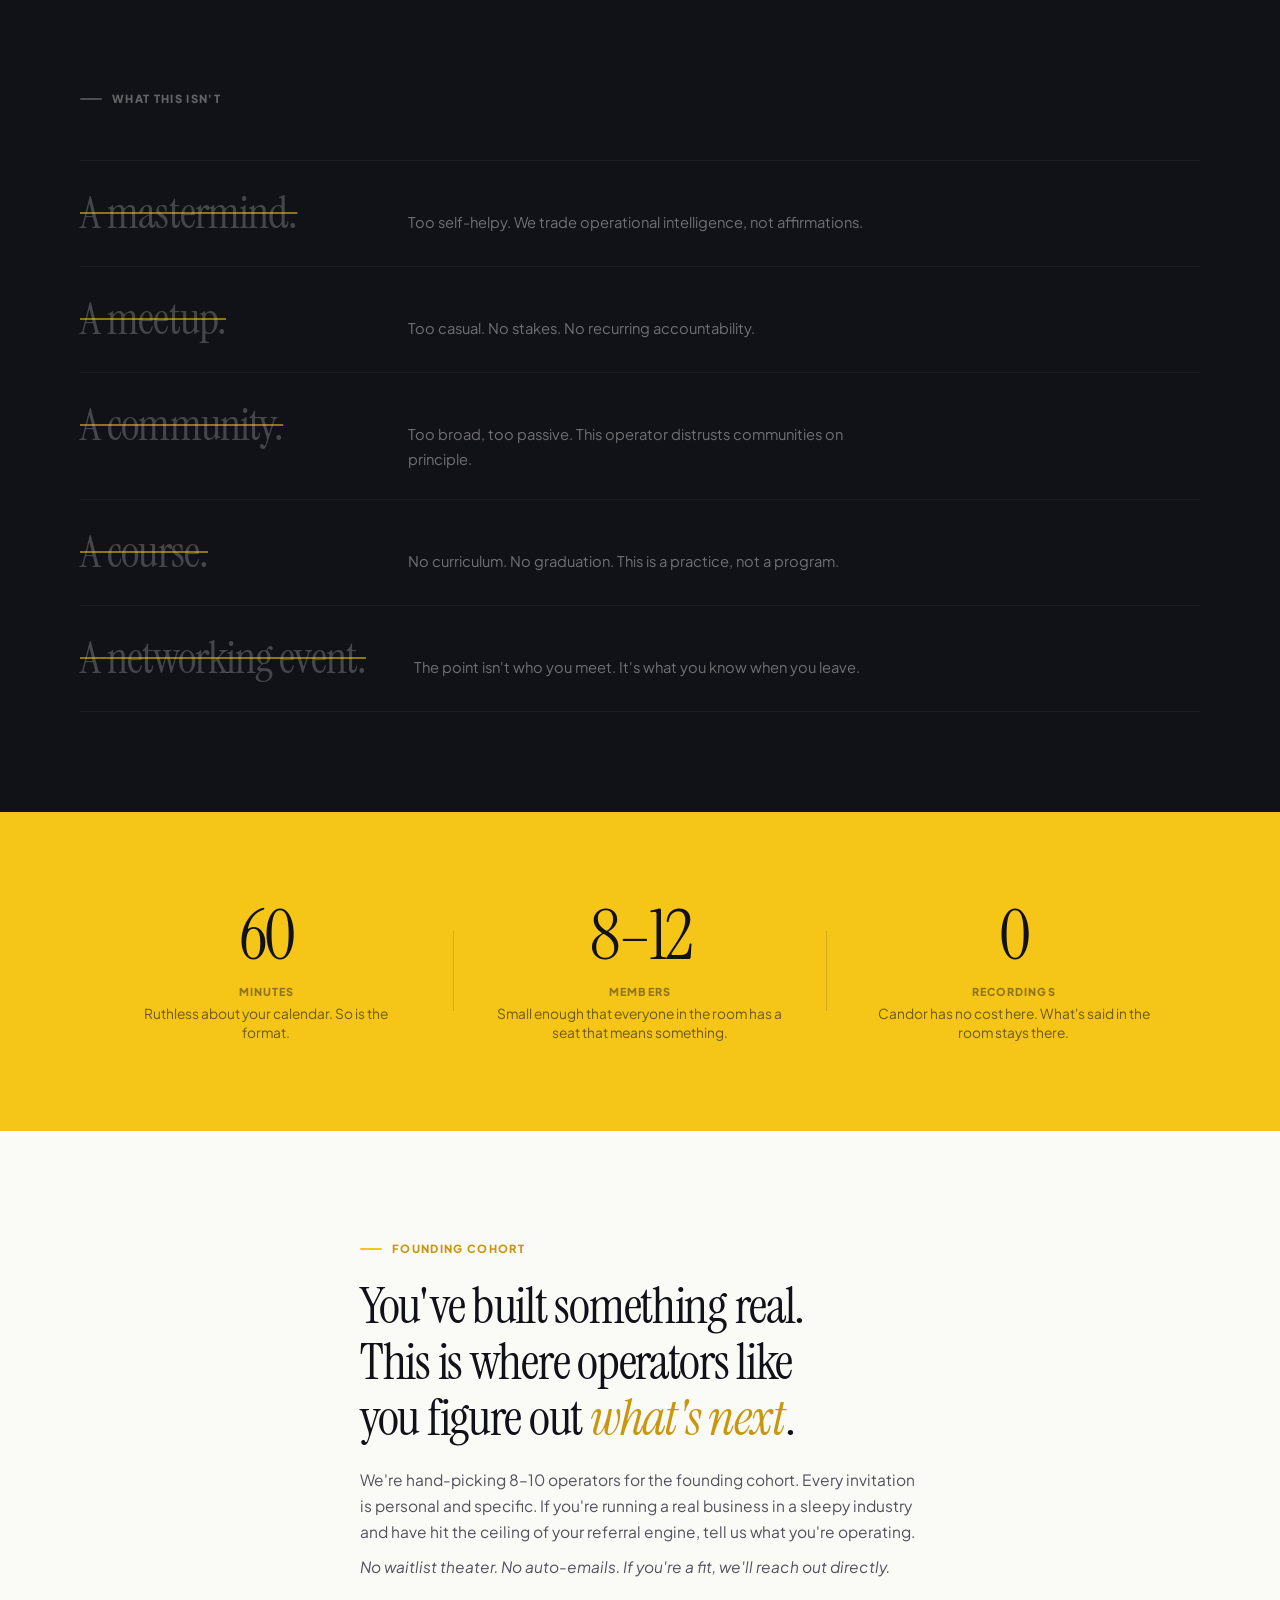
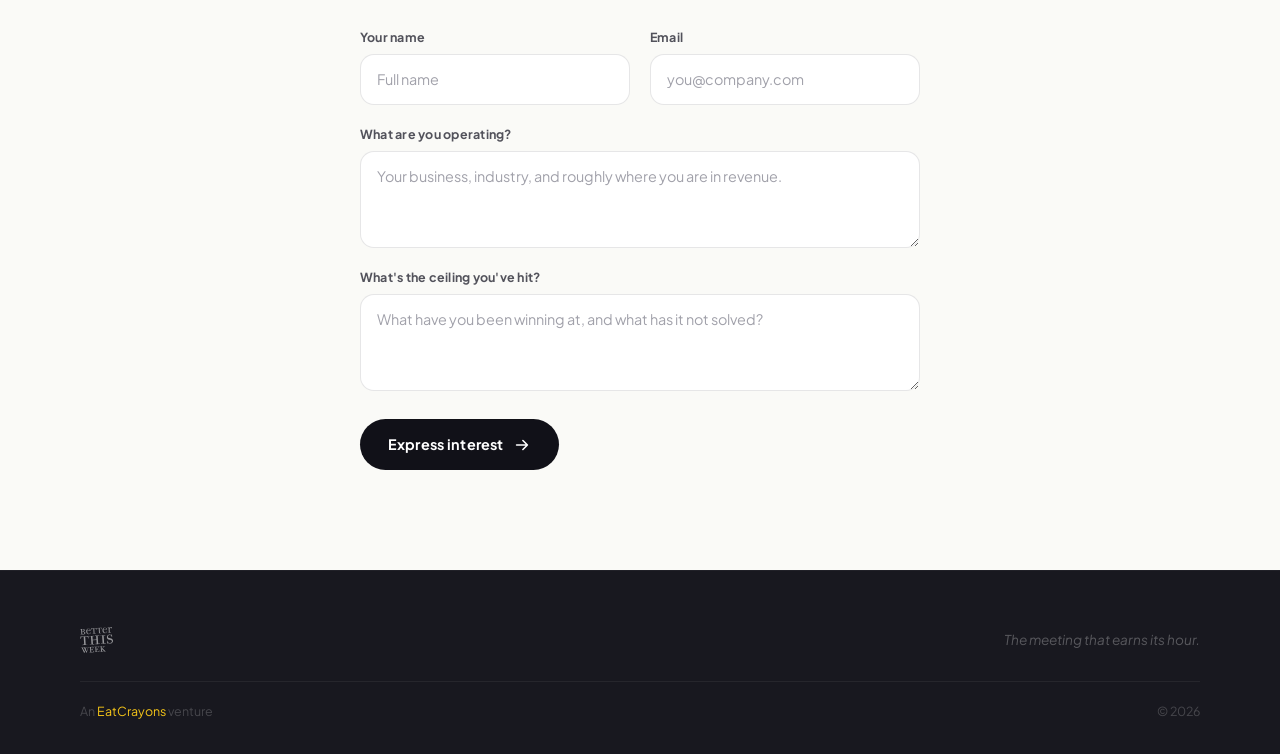
<file: btw/index.html>
<!DOCTYPE html>
<html lang="en">
<head>
  <meta charset="UTF-8">
  <meta name="viewport" content="width=device-width, initial-scale=1.0">
  <link rel="icon" type="image/svg+xml" href="/images/favicon.svg">
  <title>Better This Week – The meeting that earns its hour</title>
  <meta name="description" content="Better This Week is a structured weekly meeting designed to keep your team focused, accountable, and moving forward.">
  <meta property="og:title" content="Better This Week – The meeting that earns its hour">
  <meta property="og:description" content="A structured weekly meeting designed to keep your team focused, accountable, and moving forward.">
  <meta property="og:type" content="website">
  <meta property="og:url" content="https://eatcrayons.com/btw/">
  <link rel="canonical" href="https://eatcrayons.com/btw/">
  <link rel="stylesheet" href="../css/btw.css">
  <link rel="preconnect" href="https://fonts.googleapis.com">
  <link rel="preconnect" href="https://fonts.gstatic.com" crossorigin>
  <link href="https://fonts.googleapis.com/css2?family=Plus+Jakarta+Sans:wght@400;500;600;700;800&family=Instrument+Serif:ital@0;1&display=swap" rel="stylesheet">
</head>
<body>

  <!-- ── Nav ── -->
  <nav class="nav" id="nav">
    <div class="nav-inner">
      <img src="../images/BTWAsset 3.svg" alt="Better This Week" class="nav-logo">
      <div class="nav-links">
        <a href="#how">Format</a>
        <a href="#pillars">The room</a>
        <a href="#interest" class="nav-cta">Request an invite</a>
      </div>
    </div>
  </nav>

  <!-- ── Hero ── -->
  <section class="hero">
    <div class="hero-inner">

      <!-- Left -->
      <div class="hero-left">
        <div class="hero-overline">
          <span class="week-badge">Week <span id="week-num">--</span> &middot; 2026</span>
          <span class="hero-invite">Invite only</span>
        </div>

        <h1 class="hero-h1">
          The meeting<br>
          that <em class="hero-em">earns</em><br>
          its hour.
        </h1>

        <p class="hero-sub">
          For operators in sleepy industries who've spent years winning on reputation
          and know they're leaving something on the table.
          <strong>One hour. Every week. Just the room.</strong>
        </p>

        <div class="hero-actions">
          <a href="#interest" class="btn-primary">
            <span>Request an invite</span>
            <svg class="btn-icon" viewBox="0 0 20 20" fill="none">
              <path d="M4 10h12M11 5l5 5-5 5" stroke="currentColor" stroke-width="1.8" stroke-linecap="round" stroke-linejoin="round"/>
            </svg>
          </a>
          <span class="hero-note">Founding cohort. Hand-picked.</span>
        </div>
      </div>

      <!-- Right — Year visual -->
      <div class="hero-right">
        <div class="year-card">
          <div class="year-card-header">
            <span class="year-card-label">This year, week by week</span>
            <span class="year-card-now" id="year-now">Week --</span>
          </div>
          <div class="year-grid" id="year-grid"></div>
          <div class="year-card-footer">
            <span><span id="weeks-left">--</span> weeks left in 2026</span>
            <span class="year-dot-legend"><span class="dot-sample dot-past"></span> past &nbsp; <span class="dot-sample dot-current"></span> now</span>
          </div>
        </div>
      </div>

    </div>

    <div class="hero-scroll-cue" aria-hidden="true">
      <span class="scroll-bar"></span>
    </div>
  </section>

  <!-- ── Marquee ── -->
  <div class="marquee" aria-hidden="true">
    <div class="marquee-track">
      <div class="marquee-row">
        <span>Already Winning</span><span class="m-dot">&middot;</span>
        <span>Not Yet Systematic</span><span class="m-dot">&middot;</span>
        <span>The Present Tense</span><span class="m-dot">&middot;</span>
        <span>Operators Only</span><span class="m-dot">&middot;</span>
        <span>Sleepy Industries</span><span class="m-dot">&middot;</span>
        <span>One Hour. Every Week.</span><span class="m-dot">&middot;</span>
        <span>Invite Only</span><span class="m-dot">&middot;</span>
        <span>No Recordings</span><span class="m-dot">&middot;</span>
        <span>Leave Sharper</span><span class="m-dot">&middot;</span>
      </div>
      <div class="marquee-row" aria-hidden="true">
        <span>Already Winning</span><span class="m-dot">&middot;</span>
        <span>Not Yet Systematic</span><span class="m-dot">&middot;</span>
        <span>The Present Tense</span><span class="m-dot">&middot;</span>
        <span>Operators Only</span><span class="m-dot">&middot;</span>
        <span>Sleepy Industries</span><span class="m-dot">&middot;</span>
        <span>One Hour. Every Week.</span><span class="m-dot">&middot;</span>
        <span>Invite Only</span><span class="m-dot">&middot;</span>
        <span>No Recordings</span><span class="m-dot">&middot;</span>
        <span>Leave Sharper</span><span class="m-dot">&middot;</span>
      </div>
    </div>
  </div>

  <!-- ── Pillars ── -->
  <section class="pillars" id="pillars">
    <div class="pillars-inner">
      <div class="pillars-head">
        <div class="section-label">Four principles</div>
        <h2 class="section-h2">Four things we<br>don't compromise on.</h2>
      </div>
      <div class="pillar-list">
        <div class="pillar reveal">
          <span class="p-num">01</span>
          <div class="p-body">
            <h3>Already winning. Not yet systematic.</h3>
            <p>The operators in this room are post-validation. They know their business works. They're figuring out how to stop being the system. This room is not for people who need encouragement. It's for operators who need better information and a sharper peer group to see past the ceiling they've hit.</p>
          </div>
          <span class="p-tag">The ceiling</span>
        </div>
        <div class="pillar reveal">
          <span class="p-num">02</span>
          <div class="p-body">
            <h3>The present tense</h3>
            <p>An operator running a $5M business on referrals has no patience for theory. The weekly forcing function (what did you actually do this week, what are you committing to next week) is what makes this room useful to someone this busy and this serious.</p>
          </div>
          <span class="p-tag">This week</span>
        </div>
        <div class="pillar reveal">
          <span class="p-num">03</span>
          <div class="p-body">
            <h3>Compounding trust</h3>
            <p>This operator already understands compounding. They've been building a reputation for years that now walks into rooms before they do. That same orientation is what makes Better This Week's weekly cadence click for them. The value is not any single session. It is the accumulation.</p>
          </div>
          <span class="p-tag">Every week</span>
        </div>
        <div class="pillar reveal">
          <span class="p-num">04</span>
          <div class="p-body">
            <h3>Earned exclusivity</h3>
            <p>The curation bar is explicit, not aspirational. Actively screened, not just invite-only in principle. The right operator is not just anyone with a business. It's the one who matches on stage, mindset, and standing in their market.</p>
          </div>
          <span class="p-tag">Invite only</span>
        </div>
      </div>
    </div>
  </section>

  <!-- ── Format ── -->
  <section class="format" id="how">
    <div class="format-inner">
      <div class="format-head reveal">
        <div class="section-label">The format</div>
        <h2 class="section-h2">One hour.<br>Structured to <em>produce</em>.</h2>
      </div>
      <div class="format-steps">

        <div class="fstep reveal" style="--d:0ms">
          <div class="fstep-time">
            <span class="fstep-mins">10</span>
            <span class="fstep-unit">min</span>
          </div>
          <div class="fstep-track">
            <div class="fstep-dot"></div>
            <div class="fstep-line"></div>
          </div>
          <div class="fstep-body">
            <h3>Opening round</h3>
            <p>Each member states what's live for them this week in 60–90 seconds. No backstory, no context-setting. Just the current situation. This surfaces the raw material and sets the stakes for the session.</p>
          </div>
        </div>

        <div class="fstep reveal" style="--d:80ms">
          <div class="fstep-time">
            <span class="fstep-mins">5</span>
            <span class="fstep-unit">min</span>
          </div>
          <div class="fstep-track">
            <div class="fstep-dot"></div>
            <div class="fstep-line"></div>
          </div>
          <div class="fstep-body">
            <h3>Thread selection</h3>
            <p>The room identifies which two or three threads are most generative. Done collaboratively, not by the host. The room owns its agenda.</p>
          </div>
        </div>

        <div class="fstep reveal" style="--d:160ms">
          <div class="fstep-time">
            <span class="fstep-mins">35</span>
            <span class="fstep-unit">min</span>
          </div>
          <div class="fstep-track">
            <div class="fstep-dot fstep-dot--on"></div>
            <div class="fstep-line"></div>
          </div>
          <div class="fstep-body">
            <h3>Deep work</h3>
            <p>The selected threads get full attention. This is not a presentation format. It is a dialogue. The goal: leave the person who surfaced the problem with at least one concrete thing they didn't have before.</p>
          </div>
        </div>

        <div class="fstep reveal" style="--d:240ms">
          <div class="fstep-time">
            <span class="fstep-mins">5</span>
            <span class="fstep-unit">min</span>
          </div>
          <div class="fstep-track">
            <div class="fstep-dot"></div>
          </div>
          <div class="fstep-body">
            <h3>Closing round</h3>
            <p>Each member states one thing they're committing to before next week. One sentence. This creates the accountability loop that makes the weekly cadence meaningful.</p>
          </div>
        </div>

      </div>
    </div>
  </section>

  <!-- ── What it's not ── -->
  <section class="not-section">
    <div class="not-inner">
      <div class="section-label section-label--dim">What this isn't</div>
      <div class="not-list">
        <div class="not-item reveal"><span class="not-word">A mastermind.</span><span class="not-why">Too self-helpy. We trade operational intelligence, not affirmations.</span></div>
        <div class="not-item reveal"><span class="not-word">A meetup.</span><span class="not-why">Too casual. No stakes. No recurring accountability.</span></div>
        <div class="not-item reveal"><span class="not-word">A community.</span><span class="not-why">Too broad, too passive. This operator distrusts communities on principle.</span></div>
        <div class="not-item reveal"><span class="not-word">A course.</span><span class="not-why">No curriculum. No graduation. This is a practice, not a program.</span></div>
        <div class="not-item reveal"><span class="not-word">A networking event.</span><span class="not-why">The point isn't who you meet. It's what you know when you leave.</span></div>
      </div>
    </div>
  </section>

  <!-- ── Stats ── -->
  <section class="stats-band">
    <div class="stats-inner">
      <div class="stat-item reveal">
        <span class="stat-n">60</span>
        <div class="stat-copy">
          <span class="stat-unit">minutes</span>
          <span class="stat-desc">Ruthless about your calendar. So is the format.</span>
        </div>
      </div>
      <div class="stat-rule"></div>
      <div class="stat-item reveal">
        <span class="stat-n">8–12</span>
        <div class="stat-copy">
          <span class="stat-unit">members</span>
          <span class="stat-desc">Small enough that everyone in the room has a seat that means something.</span>
        </div>
      </div>
      <div class="stat-rule"></div>
      <div class="stat-item reveal">
        <span class="stat-n">0</span>
        <div class="stat-copy">
          <span class="stat-unit">recordings</span>
          <span class="stat-desc">Candor has no cost here. What's said in the room stays there.</span>
        </div>
      </div>
    </div>
  </section>

  <!-- ── Interest form ── -->
  <section class="interest" id="interest">
    <div class="interest-inner">

      <div class="interest-head reveal">
        <div class="section-label">Founding cohort</div>
        <h2 class="section-h2">You've built something real.<br>This is where operators like<br>you figure out <em>what's next</em>.</h2>
        <p>We're hand-picking 8–10 operators for the founding cohort. Every invitation is personal and specific. If you're running a real business in a sleepy industry and have hit the ceiling of your referral engine, tell us what you're operating.</p>
        <p class="i-note">No waitlist theater. No auto-emails. If you're a fit, we'll reach out directly.</p>
      </div>

      <form class="i-form reveal" id="i-form" onsubmit="handleForm(event)">
        <div class="i-row">
          <div class="i-group">
            <label for="fn">Your name</label>
            <input type="text" id="fn" name="name" placeholder="Full name" required autocomplete="name">
          </div>
          <div class="i-group">
            <label for="em">Email</label>
            <input type="email" id="em" name="email" placeholder="you@company.com" required autocomplete="email">
          </div>
        </div>
        <div class="i-group">
          <label for="biz">What are you operating?</label>
          <textarea id="biz" name="business" rows="3" placeholder="Your business, industry, and roughly where you are in revenue." required></textarea>
        </div>
        <div class="i-group">
          <label for="bring">What's the ceiling you've hit?</label>
          <textarea id="bring" name="contribution" rows="3" placeholder="What have you been winning at, and what has it not solved?"></textarea>
        </div>
        <button type="submit" class="btn-primary btn-submit">
          <span>Express interest</span>
          <svg class="btn-icon" viewBox="0 0 20 20" fill="none">
            <path d="M4 10h12M11 5l5 5-5 5" stroke="currentColor" stroke-width="1.8" stroke-linecap="round" stroke-linejoin="round"/>
          </svg>
        </button>
      </form>

      <div class="i-success hidden" id="i-success">
        <div class="success-ring">
          <svg viewBox="0 0 56 56" fill="none">
            <circle cx="28" cy="28" r="27" stroke="currentColor" stroke-width="1.5"/>
            <path d="M17 28l7.5 7.5L39 20" stroke="currentColor" stroke-width="2" stroke-linecap="round" stroke-linejoin="round"/>
          </svg>
        </div>
        <h3>Noted.</h3>
        <p>If you're a fit for the room, we'll be in touch personally. No automated follow-up.</p>
      </div>

    </div>
  </section>

  <!-- ── Footer ── -->
  <footer class="btw-footer">
    <div class="footer-inner">
      <div class="footer-top">
        <img src="../images/BTWAsset 3.svg" alt="Better This Week" class="footer-logo">
        <em class="footer-line">The meeting that earns its hour.</em>
      </div>
      <div class="footer-bottom">
        <span>An <a href="/" class="footer-link">EatCrayons</a> venture</span>
        <span>&copy; 2026</span>
      </div>
    </div>
  </footer>

  <script>
    /* ── ISO Week number ── */
    function getWeek(d) {
      const date = new Date(Date.UTC(d.getFullYear(), d.getMonth(), d.getDate()));
      date.setUTCDate(date.getUTCDate() + 4 - (date.getUTCDay() || 7));
      const yearStart = new Date(Date.UTC(date.getUTCFullYear(), 0, 1));
      return Math.ceil((((date - yearStart) / 86400000) + 1) / 7);
    }

    const now  = new Date();
    const week = getWeek(now);
    const left = 52 - week;

    document.getElementById('week-num').textContent  = week;
    document.getElementById('year-now').textContent  = `Week ${week}`;
    document.getElementById('weeks-left').textContent = left;

    /* ── Year grid ── */
    const grid = document.getElementById('year-grid');
    for (let w = 1; w <= 52; w++) {
      const d = document.createElement('div');
      d.className = 'ydot';
      if (w < week)  d.classList.add('ydot--past');
      if (w === week) d.classList.add('ydot--now');
      grid.appendChild(d);
    }

    /* ── Nav scroll ── */
    const nav = document.getElementById('nav');
    window.addEventListener('scroll', () => {
      nav.classList.toggle('nav--solid', window.scrollY > 40);
    }, { passive: true });

    /* ── Scroll reveal ── */
    const obs = new IntersectionObserver((entries) => {
      entries.forEach(e => {
        if (e.isIntersecting) {
          const d = e.target.style.getPropertyValue('--d') || '0ms';
          e.target.style.transitionDelay = d;
          e.target.classList.add('revealed');
          obs.unobserve(e.target);
        }
      });
    }, { threshold: 0.12, rootMargin: '0px 0px -32px 0px' });
    document.querySelectorAll('.reveal').forEach(el => obs.observe(el));

    /* ── Form ── */
    function handleForm(e) {
      e.preventDefault();
      const btn = e.target.querySelector('button');
      btn.disabled = true;
      btn.querySelector('span').textContent = 'Sending…';
      setTimeout(() => {
        document.getElementById('i-form').classList.add('hidden');
        document.getElementById('i-success').classList.remove('hidden');
      }, 700);
    }

    /* ── Smooth scroll ── */
    document.querySelectorAll('a[href^="#"]').forEach(a => {
      a.addEventListener('click', e => {
        const t = document.querySelector(a.getAttribute('href'));
        if (t) { e.preventDefault(); t.scrollIntoView({ behavior: 'smooth' }); }
      });
    });
  </script>
</body>
</html>
</file>
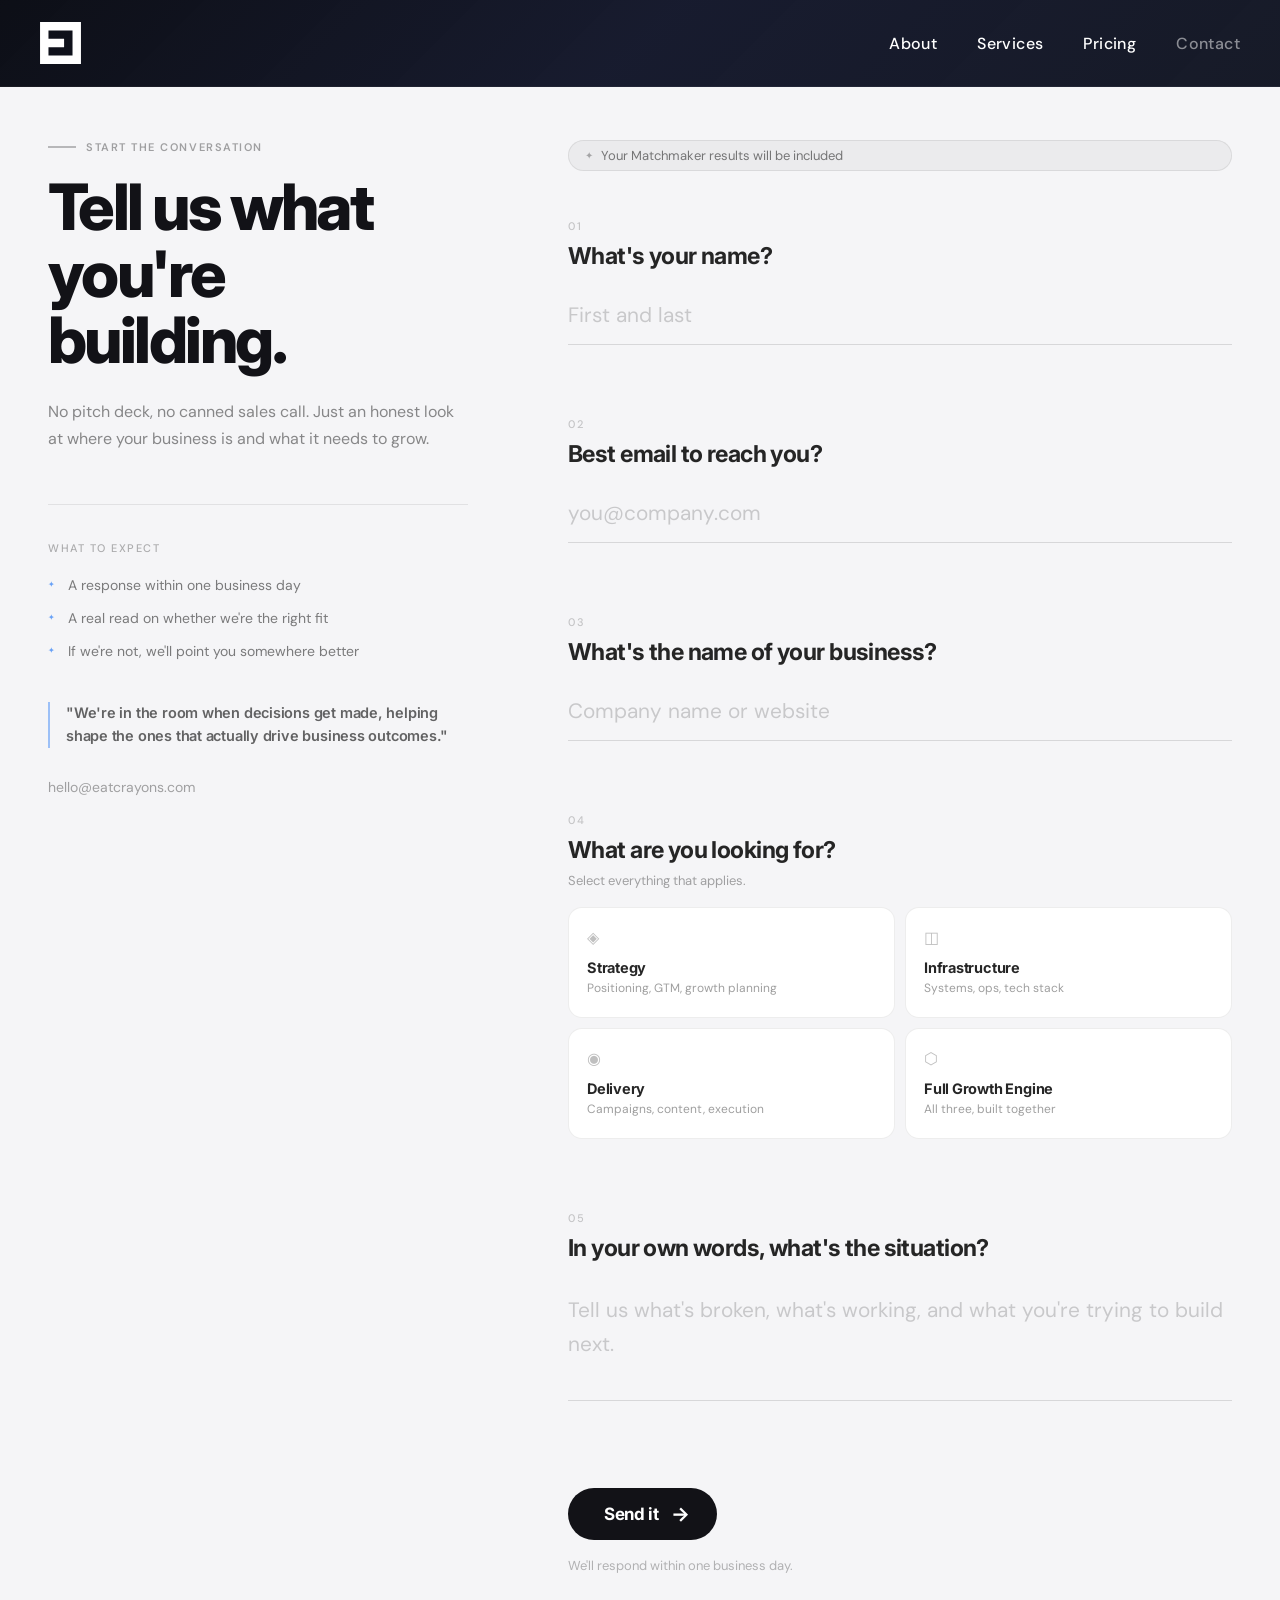
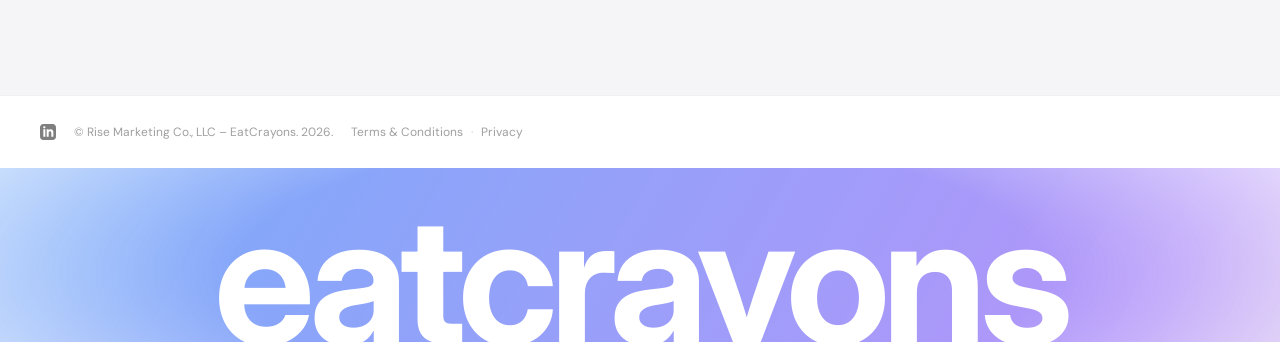
<file: contact/index.html>
<!DOCTYPE html>
<html lang="en">
<head>
  <meta charset="UTF-8">
  <meta name="viewport" content="width=device-width, initial-scale=1.0">
  <link rel="icon" type="image/svg+xml" href="/images/favicon.svg">
  <title>Contact – EatCrayons</title>
  <meta name="description" content="Tell us what you're building. No pitch deck, no hard sell, just an honest conversation about your business and whether we're a fit.">
  <meta name="author" content="Rise Marketing Co., LLC – EatCrayons">

  <!-- Open Graph -->
  <meta property="og:title" content="Contact – EatCrayons">
  <meta property="og:description" content="Tell us what you're building. No pitch deck, no hard sell, just an honest conversation.">
  <meta property="og:type" content="website">
  <meta property="og:url" content="https://eatcrayons.com/contact/">
  <meta property="og:image" content="https://eatcrayons.com/images/og-default.png">
  <link rel="canonical" href="https://eatcrayons.com/contact/">

  <!-- Fonts -->
  <link rel="preconnect" href="https://fonts.googleapis.com">
  <link rel="preconnect" href="https://fonts.gstatic.com" crossorigin>
  <link href="https://fonts.googleapis.com/css2?family=Inter:ital,wght@0,300;0,400;0,500;0,600;0,700;0,800;1,400&family=DM+Sans:ital,wght@0,300;0,400;0,500;0,600;1,400&display=swap" rel="stylesheet">

  <!-- Styles -->
  <link rel="stylesheet" href="/css/styles.css">
  <link rel="stylesheet" href="/css/contact.css">
  <link rel="stylesheet" href="/css/transitions.css">

  <!-- Cloudflare Turnstile (proof-of-human) — fully invisible, auto-executes on load -->
  <script src="https://challenges.cloudflare.com/turnstile/v0/api.js" async defer></script>
  <style>
    .cf-turnstile-error {
      color: #b00020;
      font-size: 13px;
      text-align: center;
      margin: 6px 0 0;
      min-height: 18px;
    }
  </style>
</head>
<body class="contact-light">
<a class="skip-link" href="#main-content">Skip to main content</a>

<!-- ── HEADER ── -->
<header id="site-header">
  <a href="../" class="logo-mark" aria-label="EatCrayons Home">
    <svg viewBox="0 0 601.92 618" xmlns="http://www.w3.org/2000/svg">
      <path fill="white" d="M477.86,0H0v618h601.92V0h-124.06ZM477.86,493.94H124.06v-124.06h229.74v-124.06H124.06v-121.76h353.8v369.88Z"/>
    </svg>
  </a>
  <nav class="site-nav" aria-label="Main navigation">
    <a href="/#about">About</a>
    <a href="/#services">Services</a>
    <a href="/#pricing">Pricing</a>
    <a href="./" aria-current="page">Contact</a>
  </nav>
  <button class="nav-toggle" aria-label="Open menu" aria-expanded="false" aria-controls="mobile-menu">
    <span class="nav-toggle-bar"></span>
    <span class="nav-toggle-bar"></span>
    <span class="nav-toggle-bar"></span>
  </button>
</header>

<!-- ── MOBILE MENU ── -->
<div id="mobile-menu" class="mobile-menu" aria-hidden="true" role="dialog" aria-label="Mobile navigation">
  <div class="mobile-menu-bg"></div>
  <nav class="mobile-menu-nav" aria-label="Mobile navigation links">
    <a href="/#about"        class="mobile-menu-link" data-index="0">About</a>
    <a href="/#services"     class="mobile-menu-link" data-index="1">Services</a>
    <a href="/#pricing"      class="mobile-menu-link" data-index="3">Pricing</a>
    <a href="./"            class="mobile-menu-link" data-index="4">Contact</a>
  </nav>
  <div class="mobile-menu-footer">
    <svg class="mobile-menu-logo" viewBox="0 0 601.92 618" xmlns="http://www.w3.org/2000/svg" aria-hidden="true">
      <path fill="white" d="M477.86,0H0v618h601.92V0h-124.06ZM477.86,493.94H124.06v-124.06h229.74v-124.06H124.06v-121.76h353.8v369.88Z"/>
    </svg>
    <p class="mobile-menu-tagline">Build. Scale. Win.</p>
  </div>
</div>

<!-- ── CONTACT PAGE ── -->
<main class="contact-page" id="main-content" aria-labelledby="contact-heading">
  <div class="contact-inner">

    <!-- Left: Heading + Info -->
    <div class="contact-left">
      <div class="contact-left-sticky">
        <p class="contact-eyebrow">Start the conversation</p>
        <h1 class="contact-headline" id="contact-heading">
          Tell us what<br>you're building.
        </h1>
        <p class="contact-sub">No pitch deck, no canned sales call. Just an honest look at where your business is and what it needs to grow.</p>

        <div class="contact-aside-content">
          <span class="aside-eyebrow">What to expect</span>
          <ul class="aside-checklist">
            <li>A response within one business day</li>
            <li>A real read on whether we're the right fit</li>
            <li>If we're not, we'll point you somewhere better</li>
          </ul>
          <blockquote class="aside-quote">
            "We're in the room when decisions get made, helping shape the ones that actually drive business outcomes."
          </blockquote>
          <a href="mailto:hello@eatcrayons.com" class="aside-direct">hello@eatcrayons.com</a>
        </div>
      </div>
    </div>

    <!-- Right: The form -->
    <div class="contact-form-wrap">

      <form class="contact-form" id="contact-form" novalidate>

        <!-- Quiz context badge (shown if Matchmaker results found in localStorage) -->
        <div class="cf-quiz-badge" id="cf-quiz-badge" hidden>
          <span class="cf-quiz-badge-pip">✦</span>
          <span class="cf-quiz-badge-text" id="cf-quiz-badge-text">Your Matchmaker results will be included</span>
        </div>

        <!-- 01 – Name -->
        <div class="cf-field cf-field-enter" data-delay="0">
          <span class="cf-num">01</span>
          <label class="cf-label" for="cf-name">What's your name?</label>
          <input class="cf-input" type="text" id="cf-name" name="name"
                 placeholder="First and last" autocomplete="name" required>
        </div>

        <!-- 02 – Email -->
        <div class="cf-field cf-field-enter" data-delay="1">
          <span class="cf-num">02</span>
          <label class="cf-label" for="cf-email">Best email to reach you?</label>
          <input class="cf-input" type="email" id="cf-email" name="email"
                 placeholder="you@company.com" autocomplete="email" required>
        </div>

        <!-- 03 – Company -->
        <div class="cf-field cf-field-enter" data-delay="2">
          <span class="cf-num">03</span>
          <label class="cf-label" for="cf-company">What's the name of your business?</label>
          <input class="cf-input" type="text" id="cf-company" name="company"
                 placeholder="Company name or website" autocomplete="organization">
        </div>

        <!-- 04 – Services -->
        <div class="cf-field cf-field-enter" data-delay="3">
          <span class="cf-num">04</span>
          <label class="cf-label" id="cf-services-label">What are you looking for?</label>
          <p class="cf-sublabel">Select everything that applies.</p>
          <div class="cf-options" role="group" aria-labelledby="cf-services-label">
            <button type="button" class="cf-option" data-val="strategy" aria-pressed="false">
              <span class="cf-opt-icon">◈</span>
              <span class="cf-opt-name">Strategy</span>
              <span class="cf-opt-desc">Positioning, GTM, growth planning</span>
            </button>
            <button type="button" class="cf-option" data-val="infrastructure" aria-pressed="false">
              <span class="cf-opt-icon">◫</span>
              <span class="cf-opt-name">Infrastructure</span>
              <span class="cf-opt-desc">Systems, ops, tech stack</span>
            </button>
            <button type="button" class="cf-option" data-val="delivery" aria-pressed="false">
              <span class="cf-opt-icon">◉</span>
              <span class="cf-opt-name">Delivery</span>
              <span class="cf-opt-desc">Campaigns, content, execution</span>
            </button>
            <button type="button" class="cf-option" data-val="full" aria-pressed="false">
              <span class="cf-opt-icon">⬡</span>
              <span class="cf-opt-name">Full Growth Engine</span>
              <span class="cf-opt-desc">All three, built together</span>
            </button>
          </div>
          <input type="hidden" name="services" id="cf-services-hidden">
        </div>

        <!-- 05 – Message -->
        <div class="cf-field cf-field-enter" data-delay="4">
          <span class="cf-num">05</span>
          <label class="cf-label" for="cf-message">In your own words, what's the situation?</label>
          <textarea class="cf-input cf-textarea" id="cf-message" name="message"
                    placeholder="Tell us what's broken, what's working, and what you're trying to build next."
                    rows="4"></textarea>
        </div>

        <!-- Turnstile (proof-of-human) — invisible, auto-runs on page load -->
        <div class="cf-turnstile"
             data-sitekey="0x4AAAAAAC2SxWl87N40EGYq"
             data-callback="onTurnstileSuccess"
             data-expired-callback="onTurnstileExpired"
             data-error-callback="onTurnstileError"
             data-size="invisible"></div>
        <p class="cf-turnstile-error" id="cf-turnstile-error" role="alert"></p>

        <!-- Submit -->
        <div class="cf-submit cf-field-enter" data-delay="6">
          <button type="submit" class="cf-btn" id="cf-submit">
            <span class="cf-btn-label">Send it</span>
            <span class="cf-btn-arrow" aria-hidden="true">→</span>
          </button>
          <p class="cf-legal">We'll respond within one business day.</p>
        </div>

      </form>

      <!-- Success state -->
      <div class="contact-success" id="contact-success" hidden aria-live="polite" aria-atomic="true">
        <div class="success-icon" aria-hidden="true">
          <svg width="26" height="26" viewBox="0 0 24 24" fill="none" stroke="currentColor" stroke-width="2.5" stroke-linecap="round" stroke-linejoin="round">
            <polyline points="20 6 9 17 4 12"/>
          </svg>
        </div>
        <h2 class="success-title">Message received.</h2>
        <p class="success-body">We'll be in touch within one business day. Keep building.</p>
        <a href="../" class="success-back">← Back to home</a>
      </div>

    </div>
  </div>
</main>

<!-- ── FOOTER ── -->
<footer>
  <div class="footer-inner">
    <div class="footer-left">
      <div class="social-icons">
        <!-- LinkedIn -->
        <a href="https://www.linkedin.com/company/eatcrayons" target="_blank" rel="noopener noreferrer" aria-label="LinkedIn">
          <svg width="16" height="16" viewBox="0 0 24 24" fill="currentColor"><path d="M19 0h-14c-2.761 0-5 2.239-5 5v14c0 2.761 2.239 5 5 5h14c2.762 0 5-2.239 5-5v-14c0-2.761-2.238-5-5-5zm-11 19h-3v-11h3v11zm-1.5-12.268c-.966 0-1.75-.79-1.75-1.764s.784-1.764 1.75-1.764 1.75.79 1.75 1.764-.783 1.764-1.75 1.764zm13.5 12.268h-3v-5.604c0-3.368-4-3.113-4 0v5.604h-3v-11h3v1.765c1.396-2.586 7-2.777 7 2.476v6.759z"/></svg>
        </a>
      </div>
      <span class="footer-copy">© Rise Marketing Co., LLC – EatCrayons. 2026.</span>
      <span class="footer-legal">
        <a href="/terms/">Terms &amp; Conditions</a>
        <span class="footer-legal-sep" aria-hidden="true">·</span>
        <a href="/privacy/">Privacy</a>
      </span>
    </div>
  </div>
</footer>

<!-- ── WATERMARK ── -->
<div class="watermark-section" aria-hidden="true">
  <div class="watermark-text">eatcrayons</div>
</div>

<!-- Scripts -->
<script src="/js/transitions.js"></script>
<script src="/js/main.js"></script>
<script>
(function () {
  'use strict';

  // ── Quiz result loader ──
  function loadQuizResult() {
    try {
      var raw = localStorage.getItem('ec_quiz_result');
      if (!raw) return null;
      var d = JSON.parse(raw);
      var AGE_MS = 30 * 24 * 60 * 60 * 1000;
      if (!d.quiz_taken_at || Date.now() - d.quiz_taken_at > AGE_MS) {
        localStorage.removeItem('ec_quiz_result');
        return null;
      }
      return d;
    } catch(e) { return null; }
  }

  // Show quiz badge if Matchmaker result is present
  var quizBadge = document.getElementById('cf-quiz-badge');
  var quizData  = loadQuizResult();
  if (quizData && quizBadge) {
    if (quizData.offer_eligible === true) {
      var badgeText = document.getElementById('cf-quiz-badge-text');
      if (badgeText) badgeText.textContent = 'Fair Start qualification attached — we\'ll scope your diagnostic on the call';
    }
    quizBadge.removeAttribute('hidden');
  }

  // ── Autopopulate email from query param ──
  var params = new URLSearchParams(window.location.search);
  var prefillEmail = params.get('email');
  if (prefillEmail) {
    var emailField = document.getElementById('cf-email');
    if (emailField) emailField.value = prefillEmail;
    history.replaceState(null, '', window.location.pathname);
  }

  // ── Service option toggle ──
  const options     = document.querySelectorAll('.cf-option');
  const hiddenInput = document.getElementById('cf-services-hidden');
  const selected    = new Set();
  const BUNDLE      = ['strategy', 'infrastructure', 'delivery'];

  function applySelection(vals) {
    options.forEach(btn => {
      const on = vals.has(btn.dataset.val);
      btn.classList.toggle('selected', on);
      btn.setAttribute('aria-pressed', on ? 'true' : 'false');
    });
    hiddenInput.value = Array.from(vals).join(', ');
  }

  const fgeBtn = document.querySelector('.cf-option[data-val="full"]');

  options.forEach(btn => {
    btn.addEventListener('click', () => {
      const val = btn.dataset.val;

      if (selected.has(val)) {
        selected.delete(val);
        if (val !== 'full') selected.delete('full');
      } else {
        selected.add(val);
        if (val === 'full') {
          BUNDLE.forEach(v => selected.delete(v));
        } else {
          if (selected.has('full')) selected.delete('full');
          if (BUNDLE.every(v => selected.has(v))) {
            BUNDLE.forEach(v => selected.delete(v));
            applySelection(selected);
            setTimeout(() => {
              fgeBtn.classList.add('is-upgrading');
              setTimeout(() => {
                selected.add('full');
                fgeBtn.classList.remove('is-upgrading');
                applySelection(selected);
              }, 560);
            }, 120);
            return;
          }
        }
      }

      applySelection(selected);
    });
  });

  // ── Turnstile token (proof-of-human) ──
  var _cfToken = '';
  window.onTurnstileSuccess = function(token) {
    _cfToken = token || '';
    var err = document.getElementById('cf-turnstile-error');
    if (err) err.textContent = '';
  };
  window.onTurnstileExpired = function() { _cfToken = ''; };
  window.onTurnstileError   = function() { _cfToken = ''; };

  // ── Form submission ──
  const form      = document.getElementById('contact-form');
  const successEl = document.getElementById('contact-success');
  const submitBtn = document.getElementById('cf-submit');
  const tsError   = document.getElementById('cf-turnstile-error');

  form.addEventListener('submit', async (e) => {
    e.preventDefault();

    const name  = document.getElementById('cf-name').value.trim();
    const email = document.getElementById('cf-email').value.trim();

    if (!name) { document.getElementById('cf-name').focus(); return; }
    if (!email) { document.getElementById('cf-email').focus(); return; }

    if (!_cfToken) {
      tsError.textContent = 'Please complete the "Verify you are human" check above.';
      return;
    }

    submitBtn.disabled = true;
    tsError.textContent = '';

    const payload = {
      name,
      email,
      company:  document.getElementById('cf-company').value.trim(),
      services: document.getElementById('cf-services-hidden').value,
      message:  document.getElementById('cf-message').value.trim(),
      quiz:     loadQuizResult(),
      cf_token: _cfToken,
    };

    try {
      const res = await fetch('/api/contact', {
        method:  'POST',
        headers: { 'Content-Type': 'application/json' },
        body:    JSON.stringify(payload),
      });

      if (!res.ok) {
        // Show user-facing error and reset Turnstile so they can retry
        var msg = 'Something went wrong. Please try again.';
        try {
          var data = await res.json();
          if (data && data.error) msg = data.error;
        } catch(_) {}
        tsError.textContent = msg;
        submitBtn.disabled = false;
        if (window.turnstile && window.turnstile.reset) window.turnstile.reset();
        _cfToken = '';
        return;
      }
      localStorage.removeItem('ec_quiz_result');
    } catch (err) {
      console.error(err);
      // Network error — still show success so we don't block on flaky connections
    }

    form.style.cssText = 'opacity:0;transform:translateY(-12px);transition:opacity 340ms ease,transform 420ms ease;pointer-events:none;';
    setTimeout(() => {
      form.hidden = true;
      successEl.removeAttribute('hidden');
      requestAnimationFrame(() => {
        requestAnimationFrame(() => {
          successEl.classList.add('visible');
        });
      });
    }, 380);
  });

  // ── Field stagger entrance ──
  const fields = document.querySelectorAll('.cf-field-enter');
  const fieldObserver = new IntersectionObserver((entries) => {
    entries.forEach(entry => {
      if (!entry.isIntersecting) return;
      const delay = parseInt(entry.target.dataset.delay || 0, 10) * 65;
      setTimeout(() => entry.target.classList.add('entered'), delay);
      fieldObserver.unobserve(entry.target);
    });
  }, { threshold: 0.05, rootMargin: '0px 0px -20px 0px' });

  fields.forEach(el => fieldObserver.observe(el));
})();
</script>

</body>
</html>
</file>
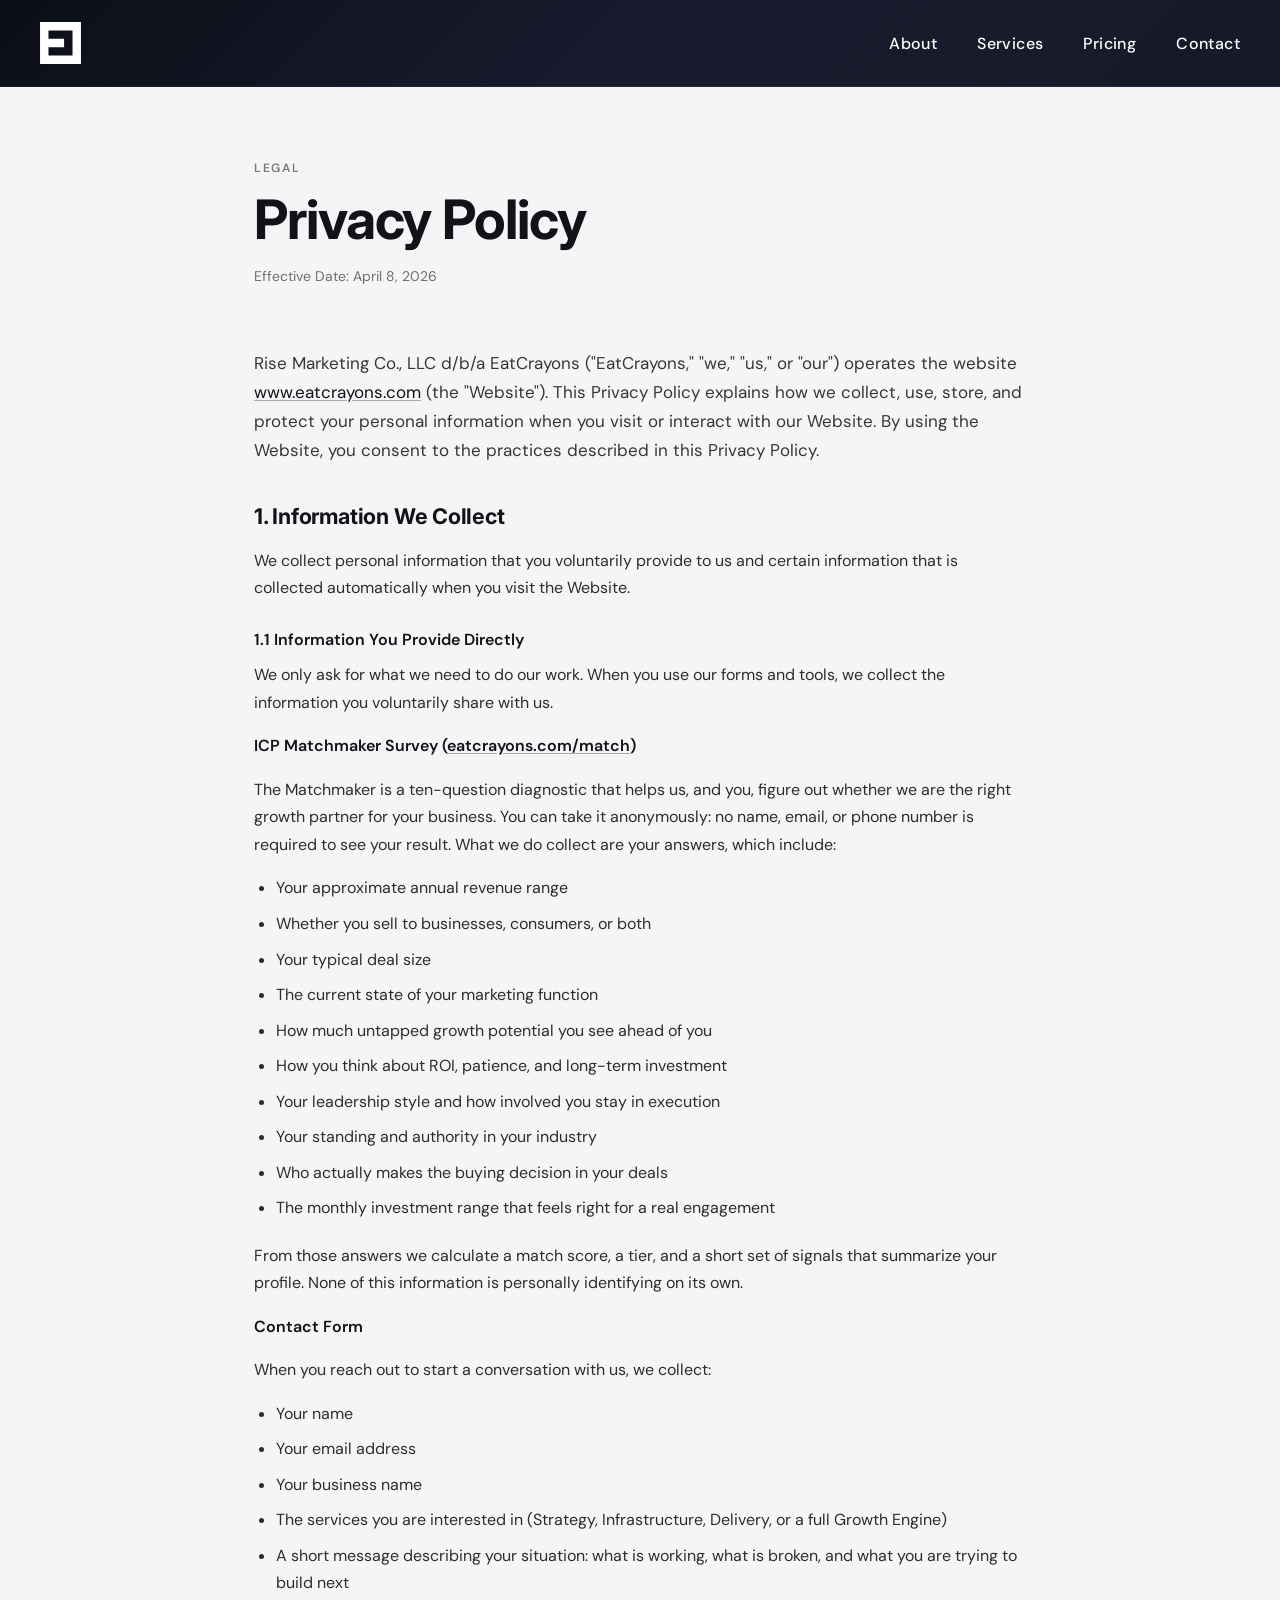
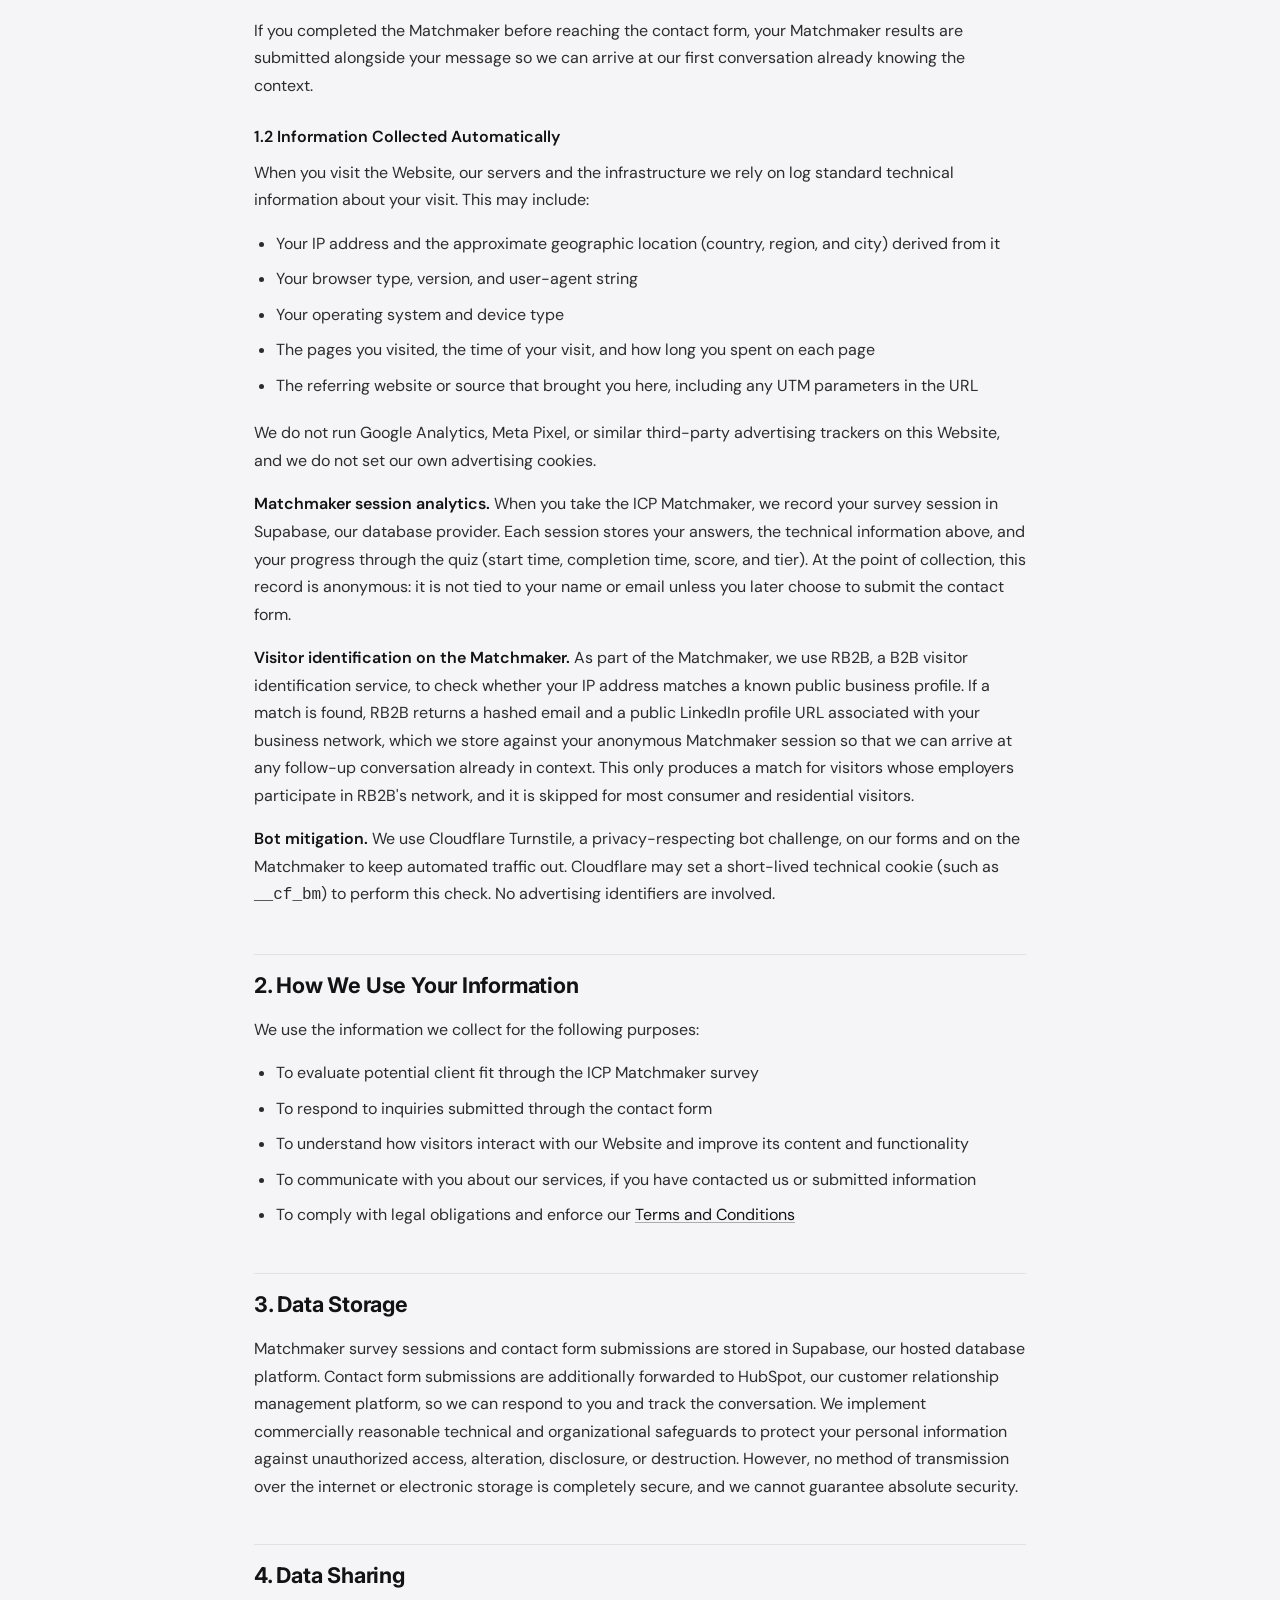
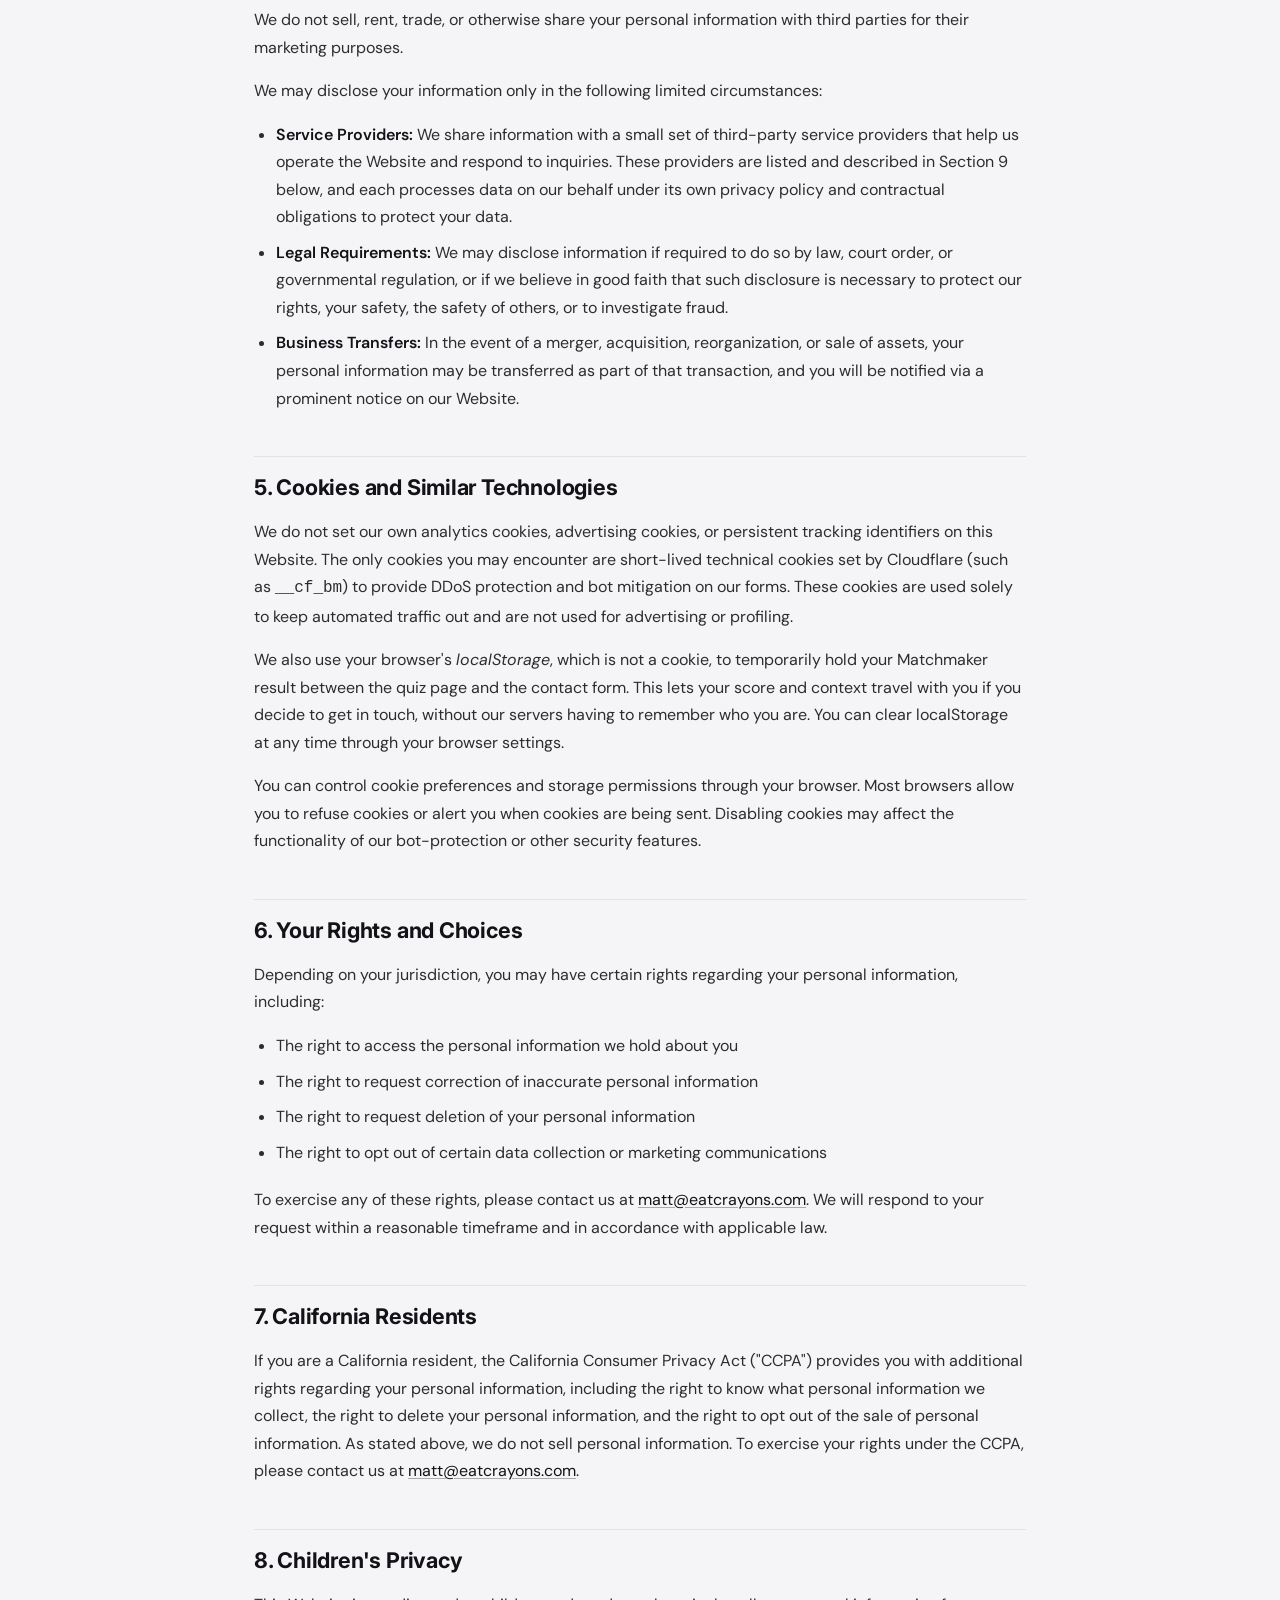
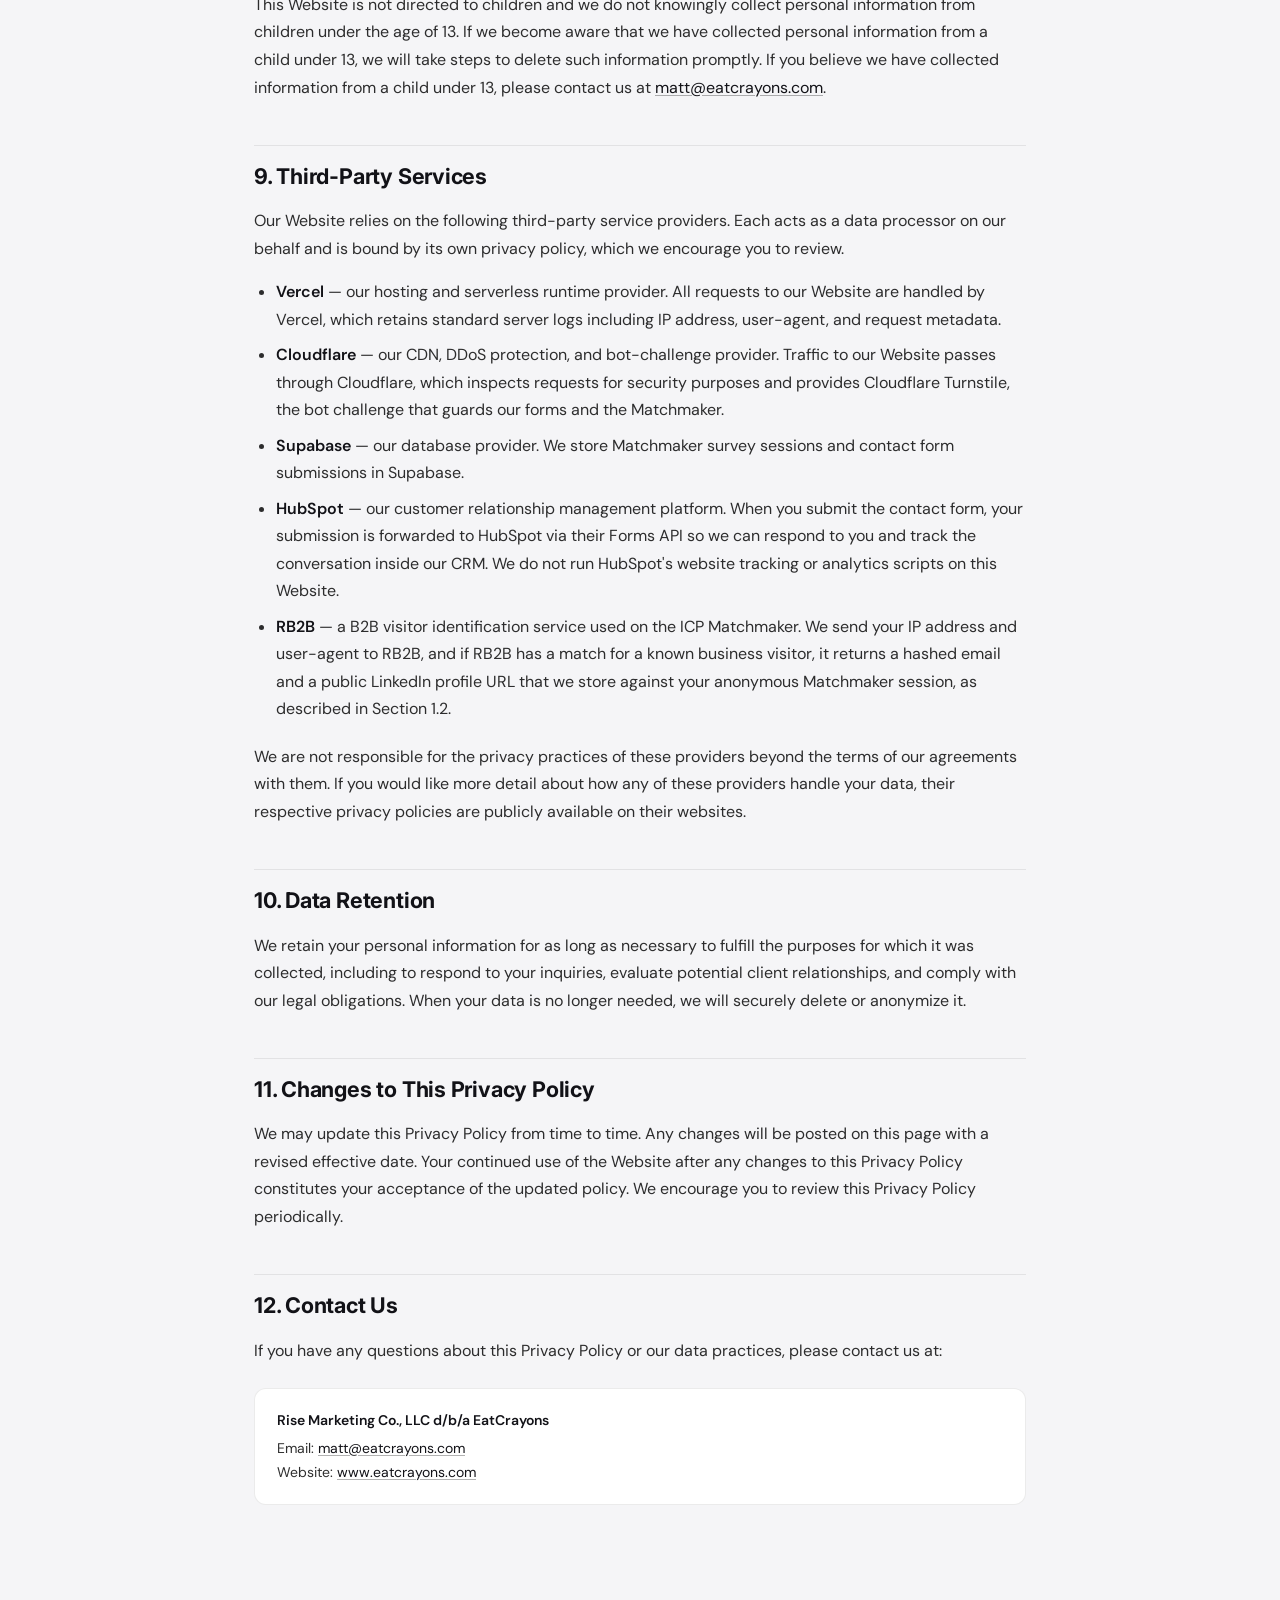
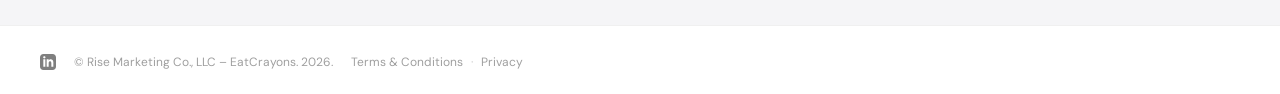
<file: privacy/index.html>
<!DOCTYPE html>
<html lang="en">
<head>
  <meta charset="UTF-8">
  <meta name="viewport" content="width=device-width, initial-scale=1.0">
  <link rel="icon" type="image/svg+xml" href="/images/favicon.svg">
  <title>Privacy Policy – EatCrayons</title>
  <meta name="description" content="Privacy Policy for www.eatcrayons.com, operated by Rise Marketing Co., LLC d/b/a EatCrayons.">
  <meta name="author" content="Rise Marketing Co., LLC – EatCrayons">
  <meta name="robots" content="index,follow">

  <!-- Open Graph -->
  <meta property="og:title" content="Privacy Policy – EatCrayons">
  <meta property="og:description" content="How EatCrayons collects, uses, stores, and protects your personal information.">
  <meta property="og:type" content="website">
  <meta property="og:url" content="https://eatcrayons.com/privacy/">
  <meta property="og:image" content="https://eatcrayons.com/images/og-default.png">
  <link rel="canonical" href="https://eatcrayons.com/privacy/">

  <!-- Fonts -->
  <link rel="preconnect" href="https://fonts.googleapis.com">
  <link rel="preconnect" href="https://fonts.gstatic.com" crossorigin>
  <link href="https://fonts.googleapis.com/css2?family=Inter:ital,wght@0,300;0,400;0,500;0,600;0,700;0,800;1,400&family=DM+Sans:ital,wght@0,300;0,400;0,500;0,600;1,400&display=swap" rel="stylesheet">

  <!-- Styles -->
  <link rel="stylesheet" href="/css/styles.css">
  <link rel="stylesheet" href="/css/legal.css">
  <link rel="stylesheet" href="/css/transitions.css">
</head>
<body class="legal-page">
<a class="skip-link" href="#main-content">Skip to main content</a>

<!-- ── HEADER ── -->
<header id="site-header">
  <a href="/" class="logo-mark" aria-label="EatCrayons Home">
    <svg viewBox="0 0 601.92 618" xmlns="http://www.w3.org/2000/svg">
      <path fill="white" d="M477.86,0H0v618h601.92V0h-124.06ZM477.86,493.94H124.06v-124.06h229.74v-124.06H124.06v-121.76h353.8v369.88Z"/>
    </svg>
  </a>
  <nav class="site-nav" aria-label="Main navigation">
    <a href="/#about">About</a>
    <a href="/#services">Services</a>
    <a href="/#pricing">Pricing</a>
    <a href="/contact/">Contact</a>
  </nav>
  <button class="nav-toggle" aria-label="Open menu" aria-expanded="false" aria-controls="mobile-menu">
    <span class="nav-toggle-bar"></span>
    <span class="nav-toggle-bar"></span>
    <span class="nav-toggle-bar"></span>
  </button>
</header>

<!-- ── MOBILE MENU ── -->
<div id="mobile-menu" class="mobile-menu" aria-hidden="true" role="dialog" aria-label="Mobile navigation">
  <div class="mobile-menu-bg"></div>
  <nav class="mobile-menu-nav" aria-label="Mobile navigation links">
    <a href="/#about"      class="mobile-menu-link" data-index="0">About</a>
    <a href="/#services"   class="mobile-menu-link" data-index="1">Services</a>
    <a href="/#pricing"    class="mobile-menu-link" data-index="3">Pricing</a>
    <a href="/contact/"    class="mobile-menu-link" data-index="4">Contact</a>
  </nav>
  <div class="mobile-menu-footer">
    <svg class="mobile-menu-logo" viewBox="0 0 601.92 618" xmlns="http://www.w3.org/2000/svg" aria-hidden="true">
      <path fill="white" d="M477.86,0H0v618h601.92V0h-124.06ZM477.86,493.94H124.06v-124.06h229.74v-124.06H124.06v-121.76h353.8v369.88Z"/>
    </svg>
    <p class="mobile-menu-tagline">Build. Scale. Win.</p>
  </div>
</div>

<!-- ── HERO ── -->
<section class="legal-hero" id="main-content">
  <p class="legal-eyebrow">Legal</p>
  <h1 class="legal-title">Privacy Policy</h1>
  <p class="legal-effective">Effective Date: April 8, 2026</p>
</section>

<!-- ── DOCUMENT ── -->
<main class="legal-doc">
  <p>Rise Marketing Co., LLC d/b/a EatCrayons ("EatCrayons," "we," "us," or "our") operates the website <a href="https://www.eatcrayons.com">www.eatcrayons.com</a> (the "Website"). This Privacy Policy explains how we collect, use, store, and protect your personal information when you visit or interact with our Website. By using the Website, you consent to the practices described in this Privacy Policy.</p>

  <h2>1. Information We Collect</h2>
  <p>We collect personal information that you voluntarily provide to us and certain information that is collected automatically when you visit the Website.</p>

  <h3>1.1 Information You Provide Directly</h3>
  <p>We only ask for what we need to do our work. When you use our forms and tools, we collect the information you voluntarily share with us.</p>

  <p><strong>ICP Matchmaker Survey (<a href="/match/">eatcrayons.com/match</a>)</strong></p>
  <p>The Matchmaker is a ten-question diagnostic that helps us, and you, figure out whether we are the right growth partner for your business. You can take it anonymously: no name, email, or phone number is required to see your result. What we do collect are your answers, which include:</p>
  <ul>
    <li>Your approximate annual revenue range</li>
    <li>Whether you sell to businesses, consumers, or both</li>
    <li>Your typical deal size</li>
    <li>The current state of your marketing function</li>
    <li>How much untapped growth potential you see ahead of you</li>
    <li>How you think about ROI, patience, and long-term investment</li>
    <li>Your leadership style and how involved you stay in execution</li>
    <li>Your standing and authority in your industry</li>
    <li>Who actually makes the buying decision in your deals</li>
    <li>The monthly investment range that feels right for a real engagement</li>
  </ul>
  <p>From those answers we calculate a match score, a tier, and a short set of signals that summarize your profile. None of this information is personally identifying on its own.</p>

  <p><strong>Contact Form</strong></p>
  <p>When you reach out to start a conversation with us, we collect:</p>
  <ul>
    <li>Your name</li>
    <li>Your email address</li>
    <li>Your business name</li>
    <li>The services you are interested in (Strategy, Infrastructure, Delivery, or a full Growth Engine)</li>
    <li>A short message describing your situation: what is working, what is broken, and what you are trying to build next</li>
  </ul>
  <p>If you completed the Matchmaker before reaching the contact form, your Matchmaker results are submitted alongside your message so we can arrive at our first conversation already knowing the context.</p>

  <h3>1.2 Information Collected Automatically</h3>
  <p>When you visit the Website, our servers and the infrastructure we rely on log standard technical information about your visit. This may include:</p>
  <ul>
    <li>Your IP address and the approximate geographic location (country, region, and city) derived from it</li>
    <li>Your browser type, version, and user-agent string</li>
    <li>Your operating system and device type</li>
    <li>The pages you visited, the time of your visit, and how long you spent on each page</li>
    <li>The referring website or source that brought you here, including any UTM parameters in the URL</li>
  </ul>
  <p>We do not run Google Analytics, Meta Pixel, or similar third-party advertising trackers on this Website, and we do not set our own advertising cookies.</p>

  <p><strong>Matchmaker session analytics.</strong> When you take the ICP Matchmaker, we record your survey session in Supabase, our database provider. Each session stores your answers, the technical information above, and your progress through the quiz (start time, completion time, score, and tier). At the point of collection, this record is anonymous: it is not tied to your name or email unless you later choose to submit the contact form.</p>

  <p><strong>Visitor identification on the Matchmaker.</strong> As part of the Matchmaker, we use RB2B, a B2B visitor identification service, to check whether your IP address matches a known public business profile. If a match is found, RB2B returns a hashed email and a public LinkedIn profile URL associated with your business network, which we store against your anonymous Matchmaker session so that we can arrive at any follow-up conversation already in context. This only produces a match for visitors whose employers participate in RB2B's network, and it is skipped for most consumer and residential visitors.</p>

  <p><strong>Bot mitigation.</strong> We use Cloudflare Turnstile, a privacy-respecting bot challenge, on our forms and on the Matchmaker to keep automated traffic out. Cloudflare may set a short-lived technical cookie (such as <code>__cf_bm</code>) to perform this check. No advertising identifiers are involved.</p>

  <h2>2. How We Use Your Information</h2>
  <p>We use the information we collect for the following purposes:</p>
  <ul>
    <li>To evaluate potential client fit through the ICP Matchmaker survey</li>
    <li>To respond to inquiries submitted through the contact form</li>
    <li>To understand how visitors interact with our Website and improve its content and functionality</li>
    <li>To communicate with you about our services, if you have contacted us or submitted information</li>
    <li>To comply with legal obligations and enforce our <a href="/terms/">Terms and Conditions</a></li>
  </ul>

  <h2>3. Data Storage</h2>
  <p>Matchmaker survey sessions and contact form submissions are stored in Supabase, our hosted database platform. Contact form submissions are additionally forwarded to HubSpot, our customer relationship management platform, so we can respond to you and track the conversation. We implement commercially reasonable technical and organizational safeguards to protect your personal information against unauthorized access, alteration, disclosure, or destruction. However, no method of transmission over the internet or electronic storage is completely secure, and we cannot guarantee absolute security.</p>

  <h2>4. Data Sharing</h2>
  <p>We do not sell, rent, trade, or otherwise share your personal information with third parties for their marketing purposes.</p>
  <p>We may disclose your information only in the following limited circumstances:</p>
  <ul>
    <li><strong>Service Providers:</strong> We share information with a small set of third-party service providers that help us operate the Website and respond to inquiries. These providers are listed and described in Section 9 below, and each processes data on our behalf under its own privacy policy and contractual obligations to protect your data.</li>
    <li><strong>Legal Requirements:</strong> We may disclose information if required to do so by law, court order, or governmental regulation, or if we believe in good faith that such disclosure is necessary to protect our rights, your safety, the safety of others, or to investigate fraud.</li>
    <li><strong>Business Transfers:</strong> In the event of a merger, acquisition, reorganization, or sale of assets, your personal information may be transferred as part of that transaction, and you will be notified via a prominent notice on our Website.</li>
  </ul>

  <h2>5. Cookies and Similar Technologies</h2>
  <p>We do not set our own analytics cookies, advertising cookies, or persistent tracking identifiers on this Website. The only cookies you may encounter are short-lived technical cookies set by Cloudflare (such as <code>__cf_bm</code>) to provide DDoS protection and bot mitigation on our forms. These cookies are used solely to keep automated traffic out and are not used for advertising or profiling.</p>
  <p>We also use your browser's <em>localStorage</em>, which is not a cookie, to temporarily hold your Matchmaker result between the quiz page and the contact form. This lets your score and context travel with you if you decide to get in touch, without our servers having to remember who you are. You can clear localStorage at any time through your browser settings.</p>
  <p>You can control cookie preferences and storage permissions through your browser. Most browsers allow you to refuse cookies or alert you when cookies are being sent. Disabling cookies may affect the functionality of our bot-protection or other security features.</p>

  <h2>6. Your Rights and Choices</h2>
  <p>Depending on your jurisdiction, you may have certain rights regarding your personal information, including:</p>
  <ul>
    <li>The right to access the personal information we hold about you</li>
    <li>The right to request correction of inaccurate personal information</li>
    <li>The right to request deletion of your personal information</li>
    <li>The right to opt out of certain data collection or marketing communications</li>
  </ul>
  <p>To exercise any of these rights, please contact us at <a href="mailto:matt@eatcrayons.com">matt@eatcrayons.com</a>. We will respond to your request within a reasonable timeframe and in accordance with applicable law.</p>

  <h2>7. California Residents</h2>
  <p>If you are a California resident, the California Consumer Privacy Act ("CCPA") provides you with additional rights regarding your personal information, including the right to know what personal information we collect, the right to delete your personal information, and the right to opt out of the sale of personal information. As stated above, we do not sell personal information. To exercise your rights under the CCPA, please contact us at <a href="mailto:matt@eatcrayons.com">matt@eatcrayons.com</a>.</p>

  <h2>8. Children's Privacy</h2>
  <p>This Website is not directed to children and we do not knowingly collect personal information from children under the age of 13. If we become aware that we have collected personal information from a child under 13, we will take steps to delete such information promptly. If you believe we have collected information from a child under 13, please contact us at <a href="mailto:matt@eatcrayons.com">matt@eatcrayons.com</a>.</p>

  <h2>9. Third-Party Services</h2>
  <p>Our Website relies on the following third-party service providers. Each acts as a data processor on our behalf and is bound by its own privacy policy, which we encourage you to review.</p>
  <ul>
    <li><strong>Vercel</strong> — our hosting and serverless runtime provider. All requests to our Website are handled by Vercel, which retains standard server logs including IP address, user-agent, and request metadata.</li>
    <li><strong>Cloudflare</strong> — our CDN, DDoS protection, and bot-challenge provider. Traffic to our Website passes through Cloudflare, which inspects requests for security purposes and provides Cloudflare Turnstile, the bot challenge that guards our forms and the Matchmaker.</li>
    <li><strong>Supabase</strong> — our database provider. We store Matchmaker survey sessions and contact form submissions in Supabase.</li>
    <li><strong>HubSpot</strong> — our customer relationship management platform. When you submit the contact form, your submission is forwarded to HubSpot via their Forms API so we can respond to you and track the conversation inside our CRM. We do not run HubSpot's website tracking or analytics scripts on this Website.</li>
    <li><strong>RB2B</strong> — a B2B visitor identification service used on the ICP Matchmaker. We send your IP address and user-agent to RB2B, and if RB2B has a match for a known business visitor, it returns a hashed email and a public LinkedIn profile URL that we store against your anonymous Matchmaker session, as described in Section 1.2.</li>
  </ul>
  <p>We are not responsible for the privacy practices of these providers beyond the terms of our agreements with them. If you would like more detail about how any of these providers handle your data, their respective privacy policies are publicly available on their websites.</p>

  <h2>10. Data Retention</h2>
  <p>We retain your personal information for as long as necessary to fulfill the purposes for which it was collected, including to respond to your inquiries, evaluate potential client relationships, and comply with our legal obligations. When your data is no longer needed, we will securely delete or anonymize it.</p>

  <h2>11. Changes to This Privacy Policy</h2>
  <p>We may update this Privacy Policy from time to time. Any changes will be posted on this page with a revised effective date. Your continued use of the Website after any changes to this Privacy Policy constitutes your acceptance of the updated policy. We encourage you to review this Privacy Policy periodically.</p>

  <h2>12. Contact Us</h2>
  <p>If you have any questions about this Privacy Policy or our data practices, please contact us at:</p>
  <div class="legal-contact">
    <strong>Rise Marketing Co., LLC d/b/a EatCrayons</strong>
    Email: <a href="mailto:matt@eatcrayons.com">matt@eatcrayons.com</a><br>
    Website: <a href="https://www.eatcrayons.com">www.eatcrayons.com</a>
  </div>
</main>

<!-- ── FOOTER ── -->
<footer>
  <div class="footer-inner">
    <div class="footer-left">
      <div class="social-icons">
        <a href="https://www.linkedin.com/company/eatcrayons" target="_blank" rel="noopener noreferrer" aria-label="LinkedIn">
          <svg width="16" height="16" viewBox="0 0 24 24" fill="currentColor"><path d="M19 0h-14c-2.761 0-5 2.239-5 5v14c0 2.761 2.239 5 5 5h14c2.762 0 5-2.239 5-5v-14c0-2.761-2.238-5-5-5zm-11 19h-3v-11h3v11zm-1.5-12.268c-.966 0-1.75-.79-1.75-1.764s.784-1.764 1.75-1.764 1.75.79 1.75 1.764-.783 1.764-1.75 1.764zm13.5 12.268h-3v-5.604c0-3.368-4-3.113-4 0v5.604h-3v-11h3v1.765c1.396-2.586 7-2.777 7 2.476v6.759z"/></svg>
        </a>
      </div>
      <span class="footer-copy">&copy; Rise Marketing Co., LLC – EatCrayons. 2026.</span>
      <span class="footer-legal">
        <a href="/terms/">Terms &amp; Conditions</a>
        <span class="footer-legal-sep" aria-hidden="true">·</span>
        <a href="/privacy/" aria-current="page">Privacy</a>
      </span>
    </div>
  </div>
</footer>

<!-- Scripts -->
<script src="/js/transitions.js"></script>
<script src="/js/main.js"></script>
</body>
</html>
</file>
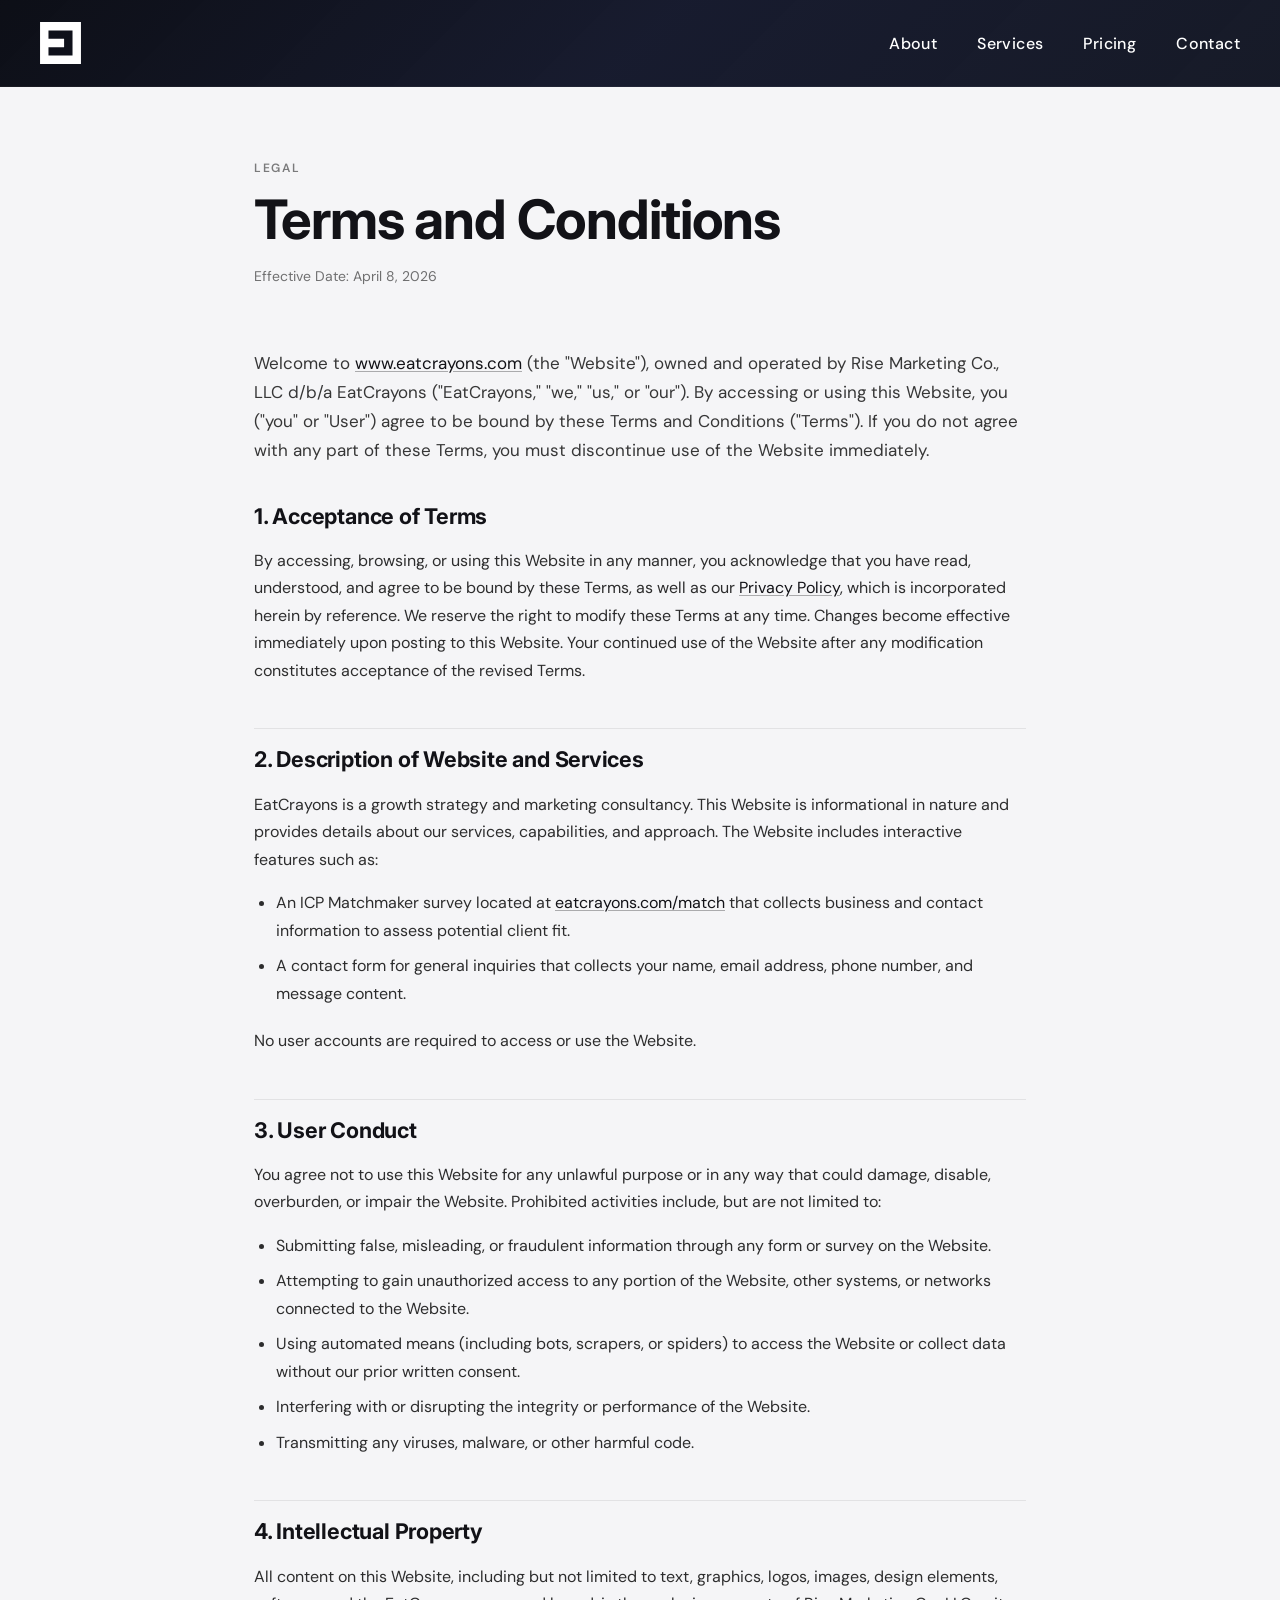
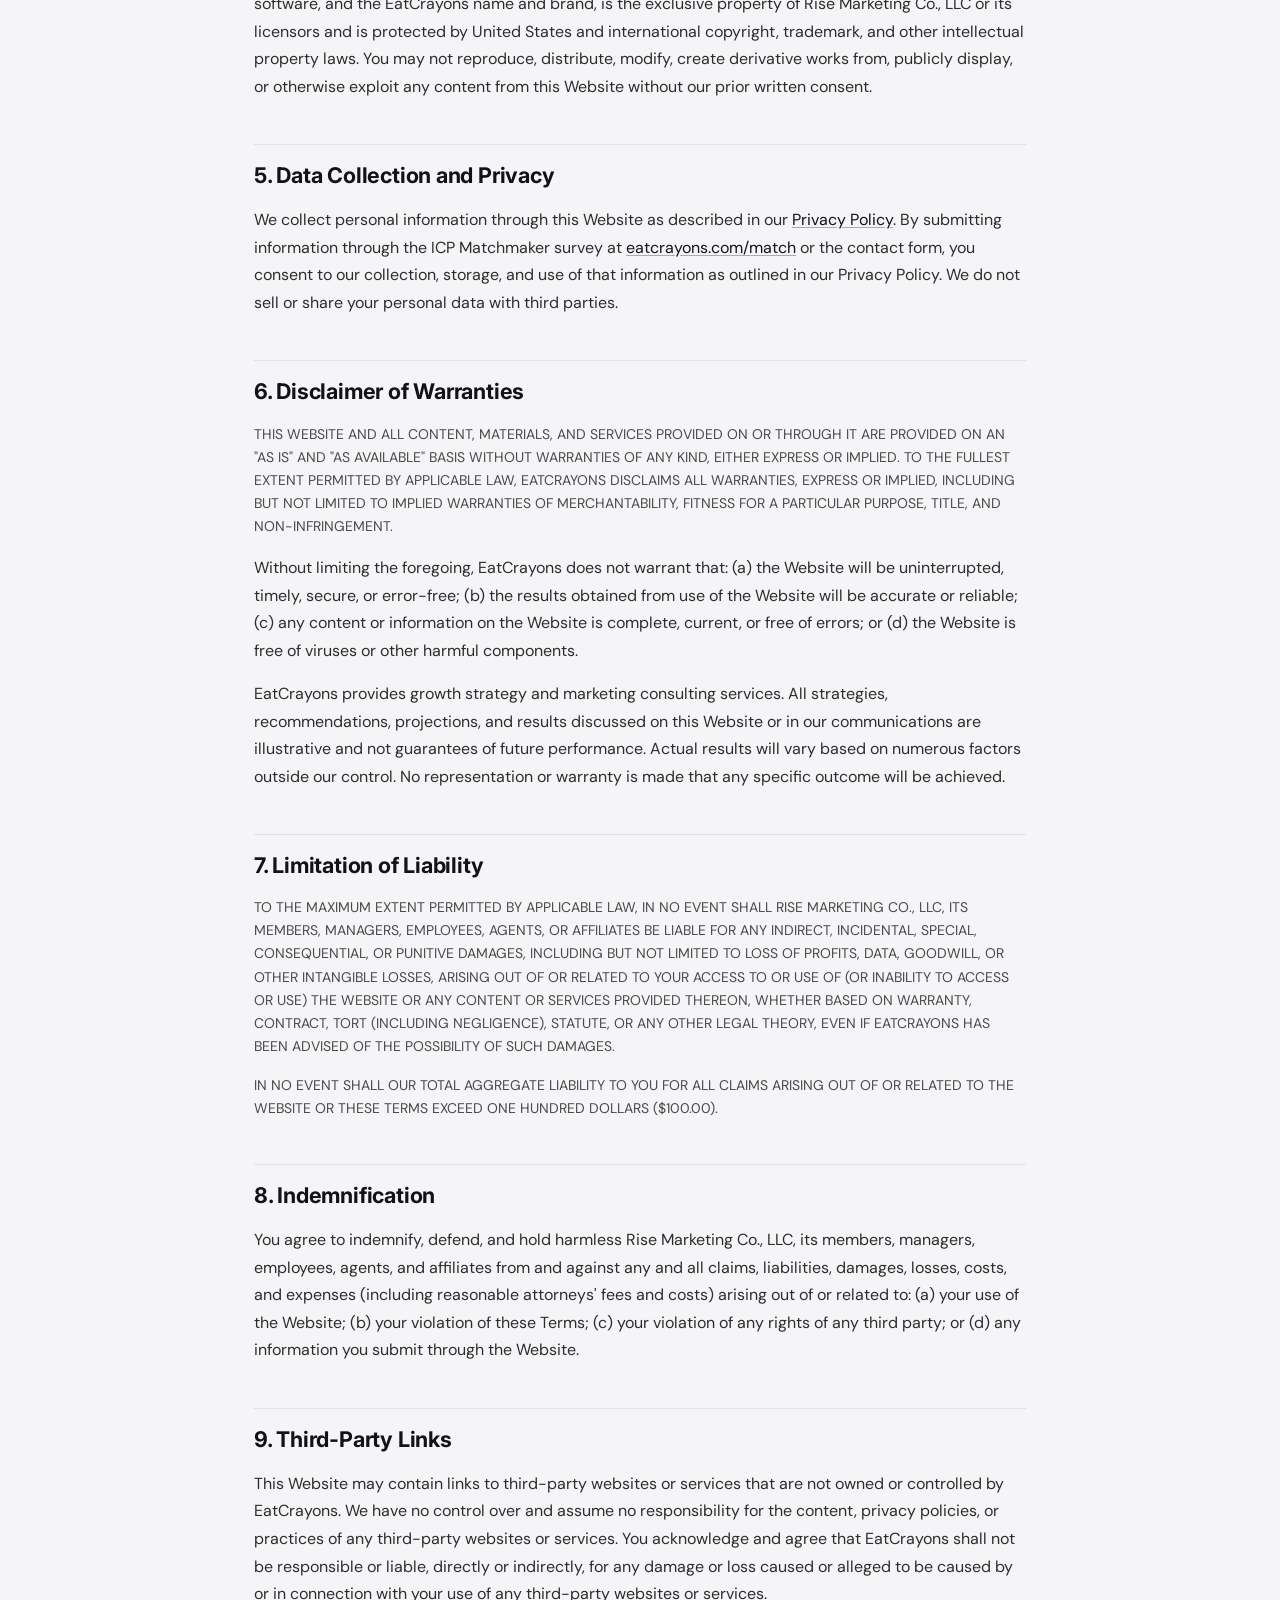
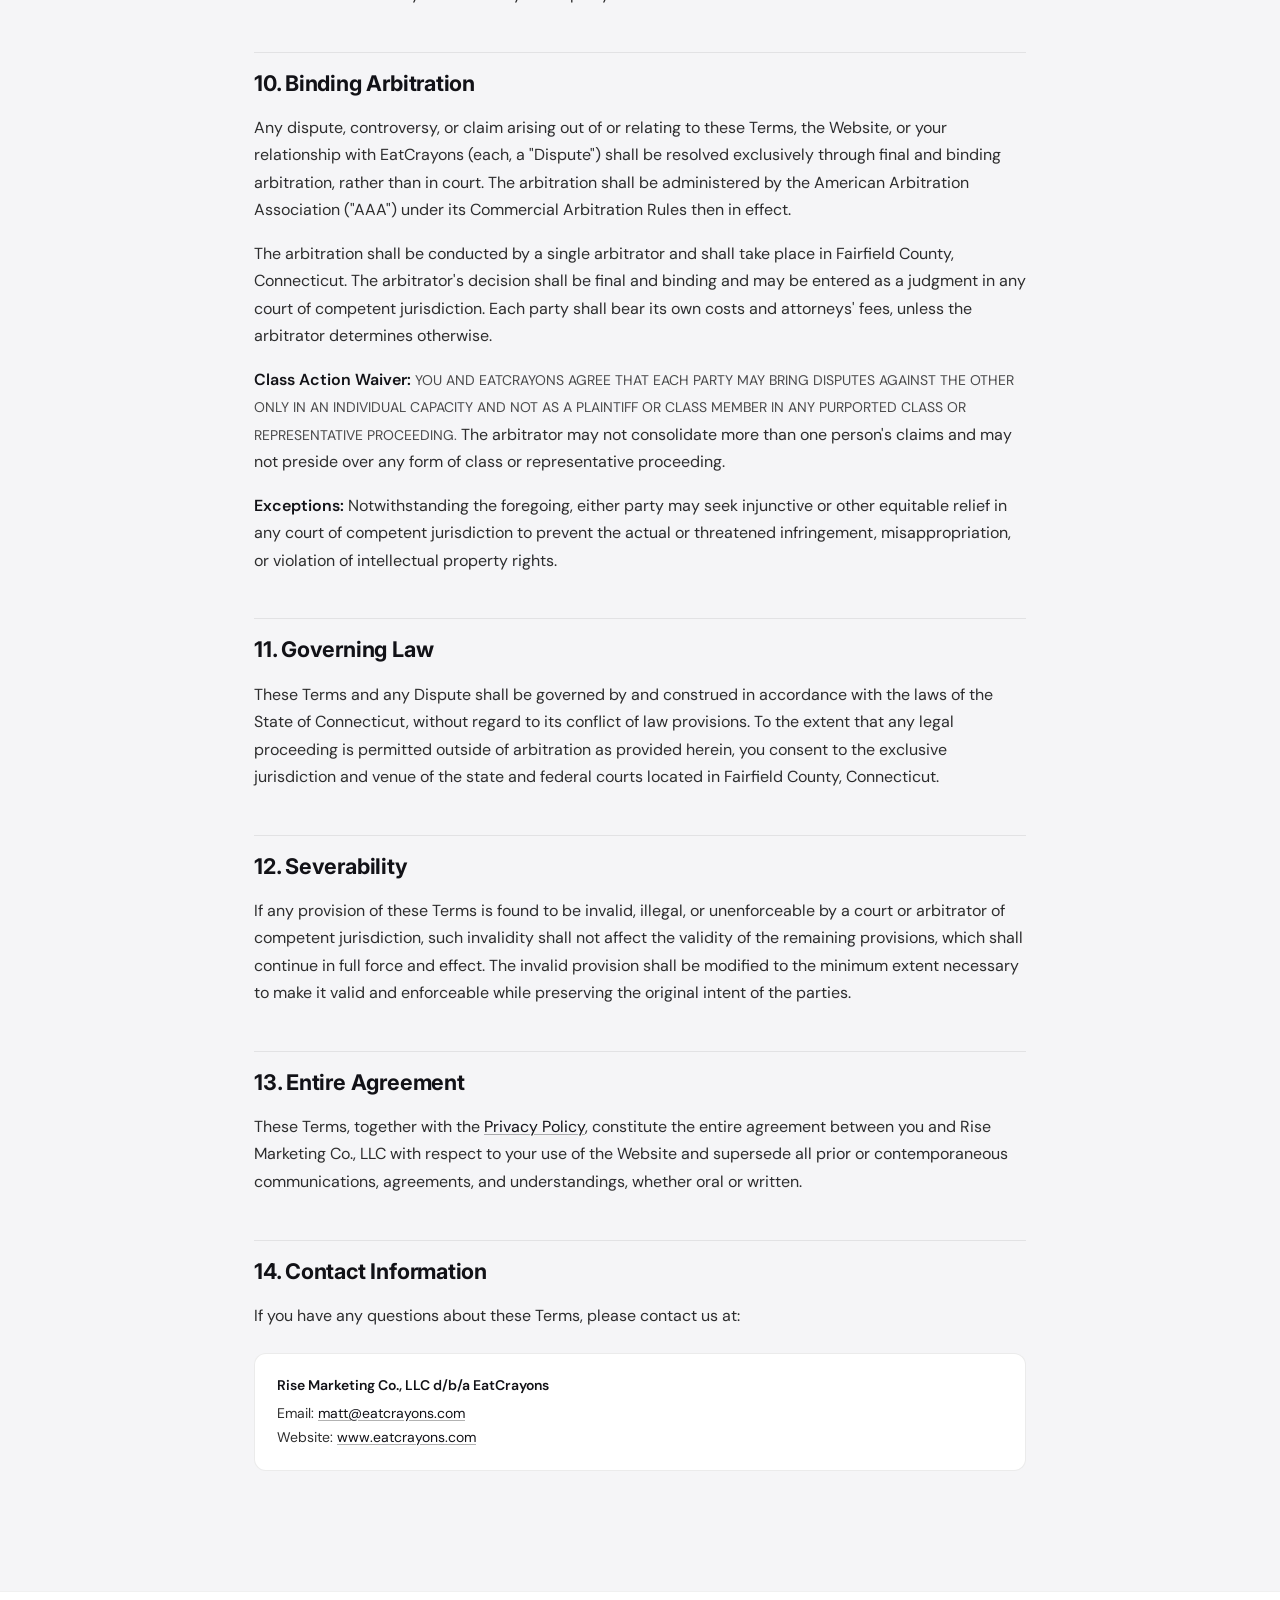
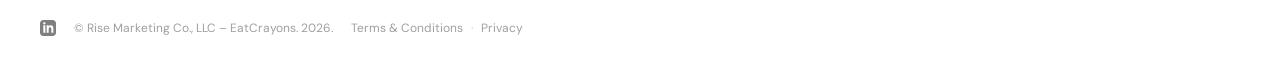
<file: terms/index.html>
<!DOCTYPE html>
<html lang="en">
<head>
  <meta charset="UTF-8">
  <meta name="viewport" content="width=device-width, initial-scale=1.0">
  <link rel="icon" type="image/svg+xml" href="/images/favicon.svg">
  <title>Terms and Conditions – EatCrayons</title>
  <meta name="description" content="Terms and Conditions for www.eatcrayons.com, operated by Rise Marketing Co., LLC d/b/a EatCrayons.">
  <meta name="author" content="Rise Marketing Co., LLC – EatCrayons">
  <meta name="robots" content="index,follow">

  <!-- Open Graph -->
  <meta property="og:title" content="Terms and Conditions – EatCrayons">
  <meta property="og:description" content="Terms and Conditions governing your use of www.eatcrayons.com.">
  <meta property="og:type" content="website">
  <meta property="og:url" content="https://eatcrayons.com/terms/">
  <meta property="og:image" content="https://eatcrayons.com/images/og-default.png">
  <link rel="canonical" href="https://eatcrayons.com/terms/">

  <!-- Fonts -->
  <link rel="preconnect" href="https://fonts.googleapis.com">
  <link rel="preconnect" href="https://fonts.gstatic.com" crossorigin>
  <link href="https://fonts.googleapis.com/css2?family=Inter:ital,wght@0,300;0,400;0,500;0,600;0,700;0,800;1,400&family=DM+Sans:ital,wght@0,300;0,400;0,500;0,600;1,400&display=swap" rel="stylesheet">

  <!-- Styles -->
  <link rel="stylesheet" href="/css/styles.css">
  <link rel="stylesheet" href="/css/legal.css">
  <link rel="stylesheet" href="/css/transitions.css">
</head>
<body class="legal-page">
<a class="skip-link" href="#main-content">Skip to main content</a>

<!-- ── HEADER ── -->
<header id="site-header">
  <a href="/" class="logo-mark" aria-label="EatCrayons Home">
    <svg viewBox="0 0 601.92 618" xmlns="http://www.w3.org/2000/svg">
      <path fill="white" d="M477.86,0H0v618h601.92V0h-124.06ZM477.86,493.94H124.06v-124.06h229.74v-124.06H124.06v-121.76h353.8v369.88Z"/>
    </svg>
  </a>
  <nav class="site-nav" aria-label="Main navigation">
    <a href="/#about">About</a>
    <a href="/#services">Services</a>
    <a href="/#pricing">Pricing</a>
    <a href="/contact/">Contact</a>
  </nav>
  <button class="nav-toggle" aria-label="Open menu" aria-expanded="false" aria-controls="mobile-menu">
    <span class="nav-toggle-bar"></span>
    <span class="nav-toggle-bar"></span>
    <span class="nav-toggle-bar"></span>
  </button>
</header>

<!-- ── MOBILE MENU ── -->
<div id="mobile-menu" class="mobile-menu" aria-hidden="true" role="dialog" aria-label="Mobile navigation">
  <div class="mobile-menu-bg"></div>
  <nav class="mobile-menu-nav" aria-label="Mobile navigation links">
    <a href="/#about"      class="mobile-menu-link" data-index="0">About</a>
    <a href="/#services"   class="mobile-menu-link" data-index="1">Services</a>
    <a href="/#pricing"    class="mobile-menu-link" data-index="3">Pricing</a>
    <a href="/contact/"    class="mobile-menu-link" data-index="4">Contact</a>
  </nav>
  <div class="mobile-menu-footer">
    <svg class="mobile-menu-logo" viewBox="0 0 601.92 618" xmlns="http://www.w3.org/2000/svg" aria-hidden="true">
      <path fill="white" d="M477.86,0H0v618h601.92V0h-124.06ZM477.86,493.94H124.06v-124.06h229.74v-124.06H124.06v-121.76h353.8v369.88Z"/>
    </svg>
    <p class="mobile-menu-tagline">Build. Scale. Win.</p>
  </div>
</div>

<!-- ── HERO ── -->
<section class="legal-hero" id="main-content">
  <p class="legal-eyebrow">Legal</p>
  <h1 class="legal-title">Terms and Conditions</h1>
  <p class="legal-effective">Effective Date: April 8, 2026</p>
</section>

<!-- ── DOCUMENT ── -->
<main class="legal-doc">
  <p>Welcome to <a href="https://www.eatcrayons.com">www.eatcrayons.com</a> (the "Website"), owned and operated by Rise Marketing Co., LLC d/b/a EatCrayons ("EatCrayons," "we," "us," or "our"). By accessing or using this Website, you ("you" or "User") agree to be bound by these Terms and Conditions ("Terms"). If you do not agree with any part of these Terms, you must discontinue use of the Website immediately.</p>

  <h2>1. Acceptance of Terms</h2>
  <p>By accessing, browsing, or using this Website in any manner, you acknowledge that you have read, understood, and agree to be bound by these Terms, as well as our <a href="/privacy/">Privacy Policy</a>, which is incorporated herein by reference. We reserve the right to modify these Terms at any time. Changes become effective immediately upon posting to this Website. Your continued use of the Website after any modification constitutes acceptance of the revised Terms.</p>

  <h2>2. Description of Website and Services</h2>
  <p>EatCrayons is a growth strategy and marketing consultancy. This Website is informational in nature and provides details about our services, capabilities, and approach. The Website includes interactive features such as:</p>
  <ul>
    <li>An ICP Matchmaker survey located at <a href="/match/">eatcrayons.com/match</a> that collects business and contact information to assess potential client fit.</li>
    <li>A contact form for general inquiries that collects your name, email address, phone number, and message content.</li>
  </ul>
  <p>No user accounts are required to access or use the Website.</p>

  <h2>3. User Conduct</h2>
  <p>You agree not to use this Website for any unlawful purpose or in any way that could damage, disable, overburden, or impair the Website. Prohibited activities include, but are not limited to:</p>
  <ul>
    <li>Submitting false, misleading, or fraudulent information through any form or survey on the Website.</li>
    <li>Attempting to gain unauthorized access to any portion of the Website, other systems, or networks connected to the Website.</li>
    <li>Using automated means (including bots, scrapers, or spiders) to access the Website or collect data without our prior written consent.</li>
    <li>Interfering with or disrupting the integrity or performance of the Website.</li>
    <li>Transmitting any viruses, malware, or other harmful code.</li>
  </ul>

  <h2>4. Intellectual Property</h2>
  <p>All content on this Website, including but not limited to text, graphics, logos, images, design elements, software, and the EatCrayons name and brand, is the exclusive property of Rise Marketing Co., LLC or its licensors and is protected by United States and international copyright, trademark, and other intellectual property laws. You may not reproduce, distribute, modify, create derivative works from, publicly display, or otherwise exploit any content from this Website without our prior written consent.</p>

  <h2>5. Data Collection and Privacy</h2>
  <p>We collect personal information through this Website as described in our <a href="/privacy/">Privacy Policy</a>. By submitting information through the ICP Matchmaker survey at <a href="/match/">eatcrayons.com/match</a> or the contact form, you consent to our collection, storage, and use of that information as outlined in our Privacy Policy. We do not sell or share your personal data with third parties.</p>

  <h2>6. Disclaimer of Warranties</h2>
  <p class="legal-caps">THIS WEBSITE AND ALL CONTENT, MATERIALS, AND SERVICES PROVIDED ON OR THROUGH IT ARE PROVIDED ON AN "AS IS" AND "AS AVAILABLE" BASIS WITHOUT WARRANTIES OF ANY KIND, EITHER EXPRESS OR IMPLIED. TO THE FULLEST EXTENT PERMITTED BY APPLICABLE LAW, EATCRAYONS DISCLAIMS ALL WARRANTIES, EXPRESS OR IMPLIED, INCLUDING BUT NOT LIMITED TO IMPLIED WARRANTIES OF MERCHANTABILITY, FITNESS FOR A PARTICULAR PURPOSE, TITLE, AND NON-INFRINGEMENT.</p>
  <p>Without limiting the foregoing, EatCrayons does not warrant that: (a) the Website will be uninterrupted, timely, secure, or error-free; (b) the results obtained from use of the Website will be accurate or reliable; (c) any content or information on the Website is complete, current, or free of errors; or (d) the Website is free of viruses or other harmful components.</p>
  <p>EatCrayons provides growth strategy and marketing consulting services. All strategies, recommendations, projections, and results discussed on this Website or in our communications are illustrative and not guarantees of future performance. Actual results will vary based on numerous factors outside our control. No representation or warranty is made that any specific outcome will be achieved.</p>

  <h2>7. Limitation of Liability</h2>
  <p class="legal-caps">TO THE MAXIMUM EXTENT PERMITTED BY APPLICABLE LAW, IN NO EVENT SHALL RISE MARKETING CO., LLC, ITS MEMBERS, MANAGERS, EMPLOYEES, AGENTS, OR AFFILIATES BE LIABLE FOR ANY INDIRECT, INCIDENTAL, SPECIAL, CONSEQUENTIAL, OR PUNITIVE DAMAGES, INCLUDING BUT NOT LIMITED TO LOSS OF PROFITS, DATA, GOODWILL, OR OTHER INTANGIBLE LOSSES, ARISING OUT OF OR RELATED TO YOUR ACCESS TO OR USE OF (OR INABILITY TO ACCESS OR USE) THE WEBSITE OR ANY CONTENT OR SERVICES PROVIDED THEREON, WHETHER BASED ON WARRANTY, CONTRACT, TORT (INCLUDING NEGLIGENCE), STATUTE, OR ANY OTHER LEGAL THEORY, EVEN IF EATCRAYONS HAS BEEN ADVISED OF THE POSSIBILITY OF SUCH DAMAGES.</p>
  <p class="legal-caps">IN NO EVENT SHALL OUR TOTAL AGGREGATE LIABILITY TO YOU FOR ALL CLAIMS ARISING OUT OF OR RELATED TO THE WEBSITE OR THESE TERMS EXCEED ONE HUNDRED DOLLARS ($100.00).</p>

  <h2>8. Indemnification</h2>
  <p>You agree to indemnify, defend, and hold harmless Rise Marketing Co., LLC, its members, managers, employees, agents, and affiliates from and against any and all claims, liabilities, damages, losses, costs, and expenses (including reasonable attorneys' fees and costs) arising out of or related to: (a) your use of the Website; (b) your violation of these Terms; (c) your violation of any rights of any third party; or (d) any information you submit through the Website.</p>

  <h2>9. Third-Party Links</h2>
  <p>This Website may contain links to third-party websites or services that are not owned or controlled by EatCrayons. We have no control over and assume no responsibility for the content, privacy policies, or practices of any third-party websites or services. You acknowledge and agree that EatCrayons shall not be responsible or liable, directly or indirectly, for any damage or loss caused or alleged to be caused by or in connection with your use of any third-party websites or services.</p>

  <h2>10. Binding Arbitration</h2>
  <p>Any dispute, controversy, or claim arising out of or relating to these Terms, the Website, or your relationship with EatCrayons (each, a "Dispute") shall be resolved exclusively through final and binding arbitration, rather than in court. The arbitration shall be administered by the American Arbitration Association ("AAA") under its Commercial Arbitration Rules then in effect.</p>
  <p>The arbitration shall be conducted by a single arbitrator and shall take place in Fairfield County, Connecticut. The arbitrator's decision shall be final and binding and may be entered as a judgment in any court of competent jurisdiction. Each party shall bear its own costs and attorneys' fees, unless the arbitrator determines otherwise.</p>
  <p><strong>Class Action Waiver:</strong> <span class="legal-caps">YOU AND EATCRAYONS AGREE THAT EACH PARTY MAY BRING DISPUTES AGAINST THE OTHER ONLY IN AN INDIVIDUAL CAPACITY AND NOT AS A PLAINTIFF OR CLASS MEMBER IN ANY PURPORTED CLASS OR REPRESENTATIVE PROCEEDING.</span> The arbitrator may not consolidate more than one person's claims and may not preside over any form of class or representative proceeding.</p>
  <p><strong>Exceptions:</strong> Notwithstanding the foregoing, either party may seek injunctive or other equitable relief in any court of competent jurisdiction to prevent the actual or threatened infringement, misappropriation, or violation of intellectual property rights.</p>

  <h2>11. Governing Law</h2>
  <p>These Terms and any Dispute shall be governed by and construed in accordance with the laws of the State of Connecticut, without regard to its conflict of law provisions. To the extent that any legal proceeding is permitted outside of arbitration as provided herein, you consent to the exclusive jurisdiction and venue of the state and federal courts located in Fairfield County, Connecticut.</p>

  <h2>12. Severability</h2>
  <p>If any provision of these Terms is found to be invalid, illegal, or unenforceable by a court or arbitrator of competent jurisdiction, such invalidity shall not affect the validity of the remaining provisions, which shall continue in full force and effect. The invalid provision shall be modified to the minimum extent necessary to make it valid and enforceable while preserving the original intent of the parties.</p>

  <h2>13. Entire Agreement</h2>
  <p>These Terms, together with the <a href="/privacy/">Privacy Policy</a>, constitute the entire agreement between you and Rise Marketing Co., LLC with respect to your use of the Website and supersede all prior or contemporaneous communications, agreements, and understandings, whether oral or written.</p>

  <h2>14. Contact Information</h2>
  <p>If you have any questions about these Terms, please contact us at:</p>
  <div class="legal-contact">
    <strong>Rise Marketing Co., LLC d/b/a EatCrayons</strong>
    Email: <a href="mailto:matt@eatcrayons.com">matt@eatcrayons.com</a><br>
    Website: <a href="https://www.eatcrayons.com">www.eatcrayons.com</a>
  </div>
</main>

<!-- ── FOOTER ── -->
<footer>
  <div class="footer-inner">
    <div class="footer-left">
      <div class="social-icons">
        <a href="https://www.linkedin.com/company/eatcrayons" target="_blank" rel="noopener noreferrer" aria-label="LinkedIn">
          <svg width="16" height="16" viewBox="0 0 24 24" fill="currentColor"><path d="M19 0h-14c-2.761 0-5 2.239-5 5v14c0 2.761 2.239 5 5 5h14c2.762 0 5-2.239 5-5v-14c0-2.761-2.238-5-5-5zm-11 19h-3v-11h3v11zm-1.5-12.268c-.966 0-1.75-.79-1.75-1.764s.784-1.764 1.75-1.764 1.75.79 1.75 1.764-.783 1.764-1.75 1.764zm13.5 12.268h-3v-5.604c0-3.368-4-3.113-4 0v5.604h-3v-11h3v1.765c1.396-2.586 7-2.777 7 2.476v6.759z"/></svg>
        </a>
      </div>
      <span class="footer-copy">&copy; Rise Marketing Co., LLC – EatCrayons. 2026.</span>
      <span class="footer-legal">
        <a href="/terms/" aria-current="page">Terms &amp; Conditions</a>
        <span class="footer-legal-sep" aria-hidden="true">·</span>
        <a href="/privacy/">Privacy</a>
      </span>
    </div>
  </div>
</footer>

<!-- Scripts -->
<script src="/js/transitions.js"></script>
<script src="/js/main.js"></script>
</body>
</html>
</file>
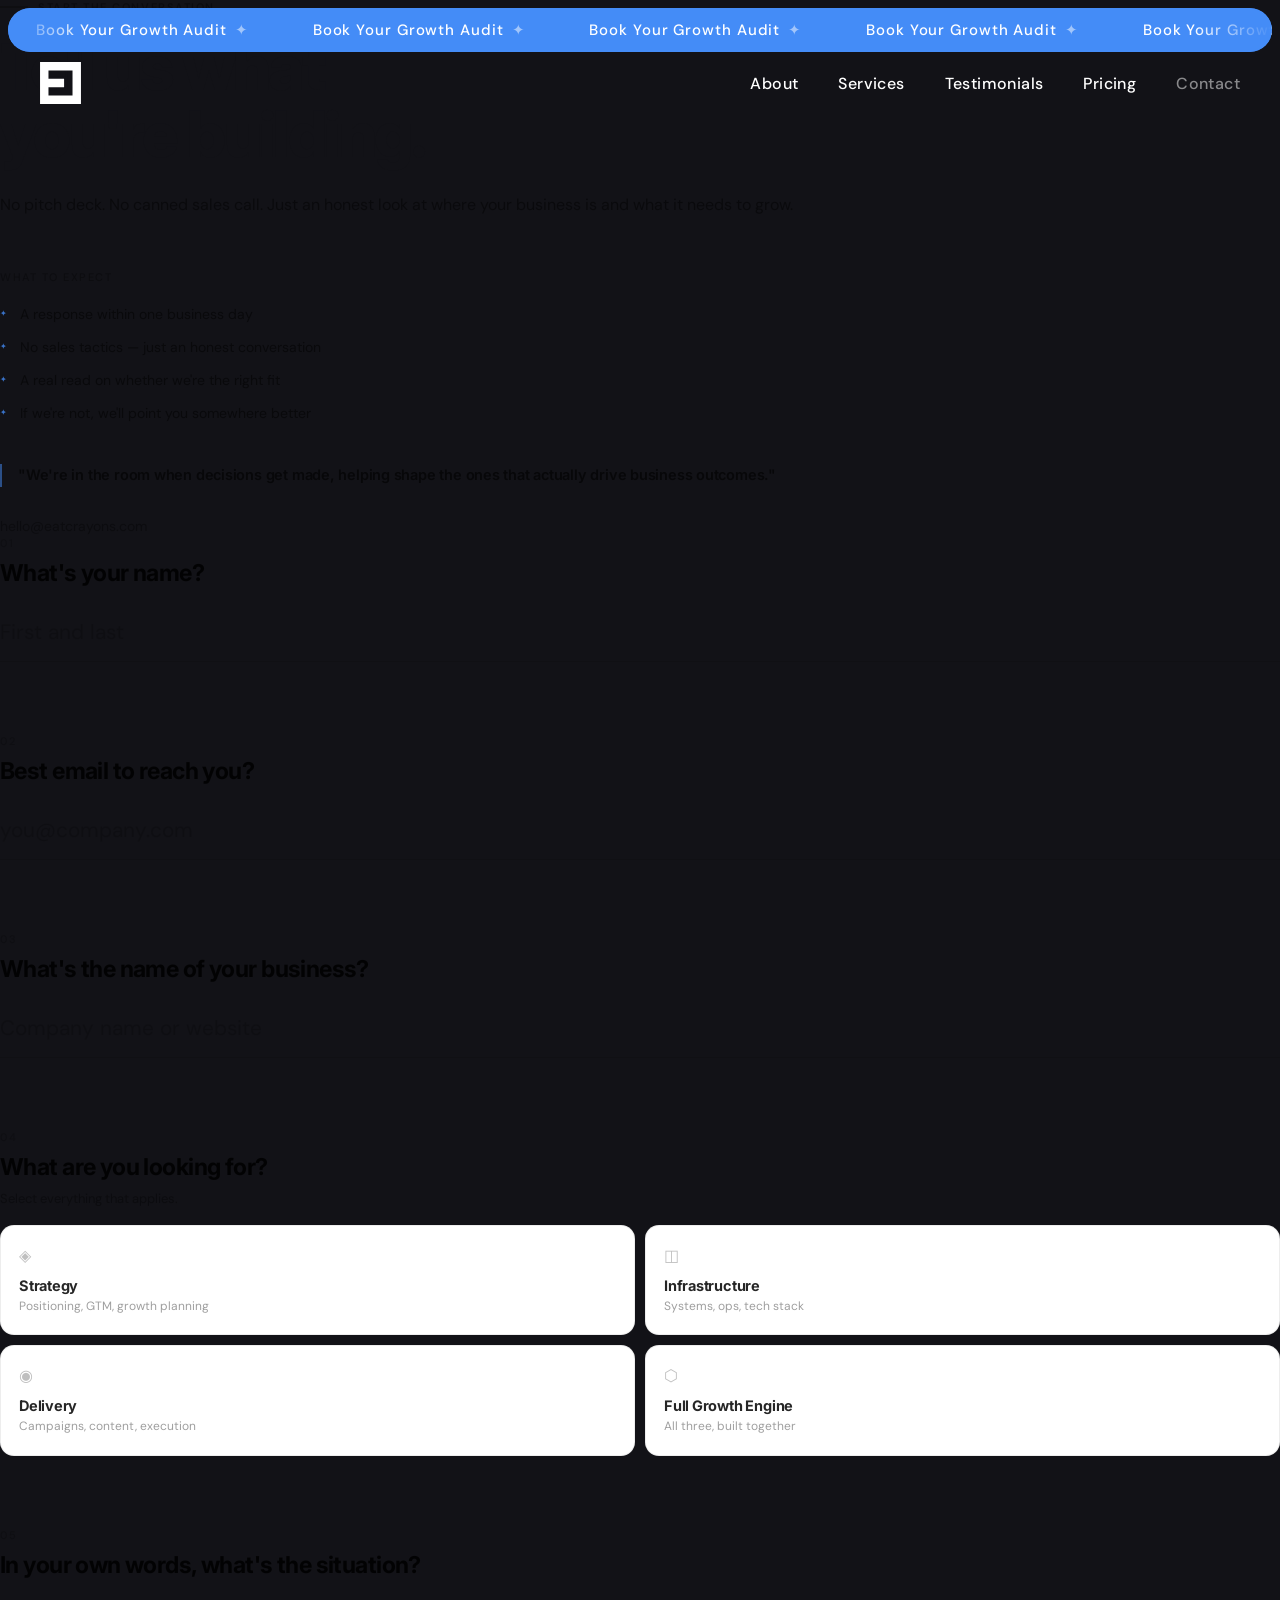
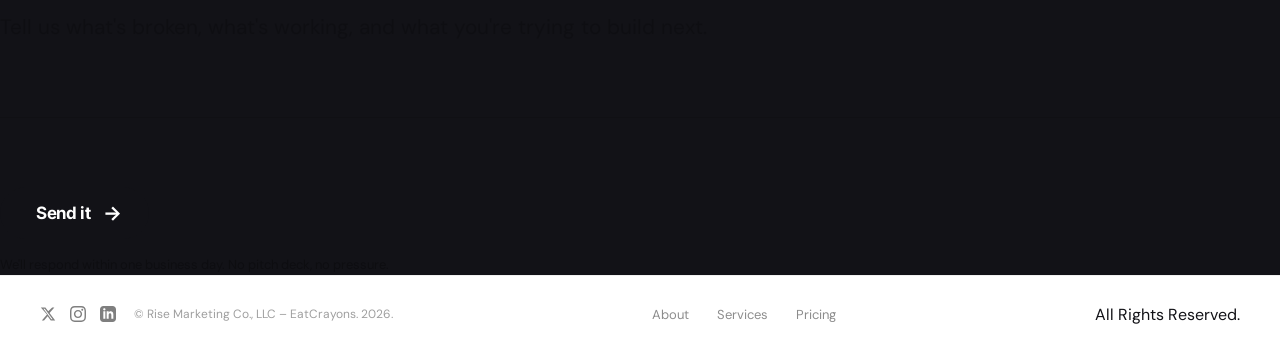
<file: contact.html>
<!DOCTYPE html>
<html lang="en">
<head>
  <meta charset="UTF-8">
  <meta name="viewport" content="width=device-width, initial-scale=1.0">
  <title>Contact – EatCrayons</title>
  <meta name="description" content="Tell us what you're building. No pitch deck, no hard sell — just an honest conversation about your business and whether we're a fit.">
  <meta name="author" content="Rise Marketing Co., LLC – EatCrayons">

  <!-- Open Graph -->
  <meta property="og:title" content="Contact – EatCrayons">
  <meta property="og:description" content="Tell us what you're building. No pitch deck, no hard sell — just an honest conversation.">
  <meta property="og:type" content="website">
  <meta property="og:url" content="https://eatcrayons.com/contact">

  <!-- Fonts -->
  <link rel="preconnect" href="https://fonts.googleapis.com">
  <link rel="preconnect" href="https://fonts.gstatic.com" crossorigin>
  <link href="https://fonts.googleapis.com/css2?family=Inter:ital,wght@0,300;0,400;0,500;0,600;0,700;0,800;1,400&family=DM+Sans:ital,wght@0,300;0,400;0,500;0,600;1,400&display=swap" rel="stylesheet">

  <!-- Styles -->
  <link rel="stylesheet" href="css/styles.css">
  <link rel="stylesheet" href="css/contact.css">
</head>
<body>

<!-- ── ANNOUNCEMENT BAR ── -->
<div class="announce-bar" role="marquee" aria-label="Book Your Growth Audit">
  <div class="announce-track">
    <span class="announce-item">Book Your Growth Audit<span class="dot">✦</span></span>
    <span class="announce-item">Book Your Growth Audit<span class="dot">✦</span></span>
    <span class="announce-item">Book Your Growth Audit<span class="dot">✦</span></span>
    <span class="announce-item">Book Your Growth Audit<span class="dot">✦</span></span>
    <span class="announce-item">Book Your Growth Audit<span class="dot">✦</span></span>
    <span class="announce-item">Book Your Growth Audit<span class="dot">✦</span></span>
    <span class="announce-item">Book Your Growth Audit<span class="dot">✦</span></span>
    <span class="announce-item">Book Your Growth Audit<span class="dot">✦</span></span>
    <span class="announce-item">Book Your Growth Audit<span class="dot">✦</span></span>
    <span class="announce-item">Book Your Growth Audit<span class="dot">✦</span></span>
    <!-- duplicate for seamless loop -->
    <span class="announce-item">Book Your Growth Audit<span class="dot">✦</span></span>
    <span class="announce-item">Book Your Growth Audit<span class="dot">✦</span></span>
    <span class="announce-item">Book Your Growth Audit<span class="dot">✦</span></span>
    <span class="announce-item">Book Your Growth Audit<span class="dot">✦</span></span>
    <span class="announce-item">Book Your Growth Audit<span class="dot">✦</span></span>
    <span class="announce-item">Book Your Growth Audit<span class="dot">✦</span></span>
    <span class="announce-item">Book Your Growth Audit<span class="dot">✦</span></span>
    <span class="announce-item">Book Your Growth Audit<span class="dot">✦</span></span>
    <span class="announce-item">Book Your Growth Audit<span class="dot">✦</span></span>
    <span class="announce-item">Book Your Growth Audit<span class="dot">✦</span></span>
  </div>
</div>

<!-- ── HEADER ── -->
<header id="site-header">
  <a href="index.html" class="logo-mark" aria-label="EatCrayons Home">
    <svg viewBox="0 0 601.92 618" xmlns="http://www.w3.org/2000/svg">
      <path fill="white" d="M477.86,0H0v618h601.92V0h-124.06ZM477.86,493.94H124.06v-124.06h229.74v-124.06H124.06v-121.76h353.8v369.88Z"/>
    </svg>
  </a>
  <nav class="site-nav" aria-label="Main navigation">
    <a href="index.html#about">About</a>
    <a href="index.html#services">Services</a>
    <a href="index.html#testimonials">Testimonials</a>
    <a href="index.html#pricing">Pricing</a>
    <a href="contact.html" aria-current="page">Contact</a>
  </nav>
  <button class="nav-toggle" aria-label="Open menu" aria-expanded="false" aria-controls="mobile-menu">
    <span class="nav-toggle-bar"></span>
    <span class="nav-toggle-bar"></span>
    <span class="nav-toggle-bar"></span>
  </button>
</header>

<!-- ── MOBILE MENU ── -->
<div id="mobile-menu" class="mobile-menu" aria-hidden="true" role="dialog" aria-label="Mobile navigation">
  <div class="mobile-menu-bg"></div>
  <nav class="mobile-menu-nav" aria-label="Mobile navigation links">
    <a href="index.html#about"        class="mobile-menu-link" data-index="0">About</a>
    <a href="index.html#services"     class="mobile-menu-link" data-index="1">Services</a>
    <a href="index.html#testimonials" class="mobile-menu-link" data-index="2">Testimonials</a>
    <a href="index.html#pricing"      class="mobile-menu-link" data-index="3">Pricing</a>
    <a href="contact.html"            class="mobile-menu-link" data-index="4">Contact</a>
  </nav>
  <div class="mobile-menu-footer">
    <svg class="mobile-menu-logo" viewBox="0 0 601.92 618" xmlns="http://www.w3.org/2000/svg" aria-hidden="true">
      <path fill="white" d="M477.86,0H0v618h601.92V0h-124.06ZM477.86,493.94H124.06v-124.06h229.74v-124.06H124.06v-121.76h353.8v369.88Z"/>
    </svg>
    <p class="mobile-menu-tagline">Build. Scale. Win.</p>
  </div>
</div>

<!-- ── CONTACT HERO ── -->
<section class="contact-hero" aria-labelledby="contact-heading">
  <div class="contact-hero-inner">
    <p class="contact-eyebrow">Start the conversation</p>
    <h1 class="contact-headline" id="contact-heading">
      Tell us what<br>you're building.
    </h1>
    <p class="contact-sub">No pitch deck. No canned sales call. Just an honest look at where your business is and what it needs to grow.</p>
  </div>
</section>

<!-- ── CONTACT BODY ── -->
<section class="contact-body" aria-label="Contact form">
  <div class="contact-body-inner">

    <!-- Left: What to expect -->
    <aside class="contact-aside" aria-label="What to expect">
      <div class="contact-aside-sticky">
        <span class="aside-eyebrow">What to expect</span>
        <ul class="aside-checklist">
          <li>A response within one business day</li>
          <li>No sales tactics — just an honest conversation</li>
          <li>A real read on whether we're the right fit</li>
          <li>If we're not, we'll point you somewhere better</li>
        </ul>
        <blockquote class="aside-quote">
          "We're in the room when decisions get made, helping shape the ones that actually drive business outcomes."
        </blockquote>
        <a href="mailto:hello@eatcrayons.com" class="aside-direct">hello@eatcrayons.com</a>
      </div>
    </aside>

    <!-- Right: The form -->
    <div class="contact-form-wrap">

      <form class="contact-form" id="contact-form" novalidate>

        <!-- 01 – Name -->
        <div class="cf-field cf-field-enter" data-delay="0">
          <span class="cf-num">01</span>
          <label class="cf-label" for="cf-name">What's your name?</label>
          <input class="cf-input" type="text" id="cf-name" name="name"
                 placeholder="First and last" autocomplete="name" required>
        </div>

        <!-- 02 – Email -->
        <div class="cf-field cf-field-enter" data-delay="1">
          <span class="cf-num">02</span>
          <label class="cf-label" for="cf-email">Best email to reach you?</label>
          <input class="cf-input" type="email" id="cf-email" name="email"
                 placeholder="you@company.com" autocomplete="email" required>
        </div>

        <!-- 03 – Company -->
        <div class="cf-field cf-field-enter" data-delay="2">
          <span class="cf-num">03</span>
          <label class="cf-label" for="cf-company">What's the name of your business?</label>
          <input class="cf-input" type="text" id="cf-company" name="company"
                 placeholder="Company name or website" autocomplete="organization">
        </div>

        <!-- 04 – Services -->
        <div class="cf-field cf-field-enter" data-delay="3">
          <span class="cf-num">04</span>
          <label class="cf-label" id="cf-services-label">What are you looking for?</label>
          <p class="cf-sublabel">Select everything that applies.</p>
          <div class="cf-options" role="group" aria-labelledby="cf-services-label">
            <button type="button" class="cf-option" data-val="strategy" aria-pressed="false">
              <span class="cf-opt-icon">◈</span>
              <span class="cf-opt-name">Strategy</span>
              <span class="cf-opt-desc">Positioning, GTM, growth planning</span>
            </button>
            <button type="button" class="cf-option" data-val="infrastructure" aria-pressed="false">
              <span class="cf-opt-icon">◫</span>
              <span class="cf-opt-name">Infrastructure</span>
              <span class="cf-opt-desc">Systems, ops, tech stack</span>
            </button>
            <button type="button" class="cf-option" data-val="delivery" aria-pressed="false">
              <span class="cf-opt-icon">◉</span>
              <span class="cf-opt-name">Delivery</span>
              <span class="cf-opt-desc">Campaigns, content, execution</span>
            </button>
            <button type="button" class="cf-option" data-val="full" aria-pressed="false">
              <span class="cf-opt-icon">⬡</span>
              <span class="cf-opt-name">Full Growth Engine</span>
              <span class="cf-opt-desc">All three, built together</span>
            </button>
          </div>
          <input type="hidden" name="services" id="cf-services-hidden">
        </div>

        <!-- 05 – Message -->
        <div class="cf-field cf-field-enter" data-delay="4">
          <span class="cf-num">05</span>
          <label class="cf-label" for="cf-message">In your own words, what's the situation?</label>
          <textarea class="cf-input cf-textarea" id="cf-message" name="message"
                    placeholder="Tell us what's broken, what's working, and what you're trying to build next."
                    rows="4"></textarea>
        </div>

        <!-- Submit -->
        <div class="cf-submit cf-field-enter" data-delay="5">
          <button type="submit" class="cf-btn" id="cf-submit">
            <span class="cf-btn-label">Send it</span>
            <span class="cf-btn-arrow" aria-hidden="true">→</span>
          </button>
          <p class="cf-legal">We'll respond within one business day. No pitch deck, no pressure.</p>
        </div>

      </form>

      <!-- Success state -->
      <div class="contact-success" id="contact-success" hidden aria-live="polite" aria-atomic="true">
        <div class="success-icon" aria-hidden="true">
          <svg width="26" height="26" viewBox="0 0 24 24" fill="none" stroke="currentColor" stroke-width="2.5" stroke-linecap="round" stroke-linejoin="round">
            <polyline points="20 6 9 17 4 12"/>
          </svg>
        </div>
        <h2 class="success-title">Message received.</h2>
        <p class="success-body">We'll be in touch within one business day. Keep building.</p>
        <a href="index.html" class="success-back">← Back to home</a>
      </div>

    </div>
  </div>
</section>

<!-- ── FOOTER ── -->
<footer>
  <div class="footer-inner">
    <div class="footer-left">
      <div class="social-icons">
        <!-- X / Twitter -->
        <a href="#" aria-label="X (Twitter)">
          <svg width="16" height="16" viewBox="0 0 24 24" fill="currentColor"><path d="M18.244 2.25h3.308l-7.227 8.26 8.502 11.24H16.17l-4.714-6.231-5.401 6.231H2.746l7.73-8.835L1.254 2.25H8.08l4.253 5.622zm-1.161 17.52h1.833L7.084 4.126H5.117z"/></svg>
        </a>
        <!-- Instagram -->
        <a href="#" aria-label="Instagram">
          <svg width="16" height="16" viewBox="0 0 24 24" fill="currentColor"><path d="M12 2.163c3.204 0 3.584.012 4.85.07 3.252.148 4.771 1.691 4.919 4.919.058 1.265.069 1.645.069 4.849 0 3.205-.012 3.584-.069 4.849-.149 3.225-1.664 4.771-4.919 4.919-1.266.058-1.644.07-4.85.07-3.204 0-3.584-.012-4.849-.07-3.26-.149-4.771-1.699-4.919-4.92-.058-1.265-.07-1.644-.07-4.849 0-3.204.013-3.583.07-4.849.149-3.227 1.664-4.771 4.919-4.919 1.266-.057 1.645-.069 4.849-.069zm0-2.163c-3.259 0-3.667.014-4.947.072-4.358.2-6.78 2.618-6.98 6.98-.059 1.281-.073 1.689-.073 4.948 0 3.259.014 3.668.072 4.948.2 4.358 2.618 6.78 6.98 6.98 1.281.058 1.689.072 4.948.072 3.259 0 3.668-.014 4.948-.072 4.354-.2 6.782-2.618 6.979-6.98.059-1.28.073-1.689.073-4.948 0-3.259-.014-3.667-.072-4.947-.196-4.354-2.617-6.78-6.979-6.98-1.281-.059-1.69-.073-4.949-.073zm0 5.838c-3.403 0-6.162 2.759-6.162 6.162s2.759 6.163 6.162 6.163 6.162-2.759 6.162-6.163c0-3.403-2.759-6.162-6.162-6.162zm0 10.162c-2.209 0-4-1.79-4-4 0-2.209 1.791-4 4-4s4 1.791 4 4c0 2.21-1.791 4-4 4zm6.406-11.845c-.796 0-1.441.645-1.441 1.44s.645 1.44 1.441 1.44c.795 0 1.439-.645 1.439-1.44s-.644-1.44-1.439-1.44z"/></svg>
        </a>
        <!-- LinkedIn -->
        <a href="#" aria-label="LinkedIn">
          <svg width="16" height="16" viewBox="0 0 24 24" fill="currentColor"><path d="M19 0h-14c-2.761 0-5 2.239-5 5v14c0 2.761 2.239 5 5 5h14c2.762 0 5-2.239 5-5v-14c0-2.761-2.238-5-5-5zm-11 19h-3v-11h3v11zm-1.5-12.268c-.966 0-1.75-.79-1.75-1.764s.784-1.764 1.75-1.764 1.75.79 1.75 1.764-.783 1.764-1.75 1.764zm13.5 12.268h-3v-5.604c0-3.368-4-3.113-4 0v5.604h-3v-11h3v1.765c1.396-2.586 7-2.777 7 2.476v6.759z"/></svg>
        </a>
      </div>
      <span class="footer-copy">© Rise Marketing Co., LLC – EatCrayons. 2026.</span>
    </div>
    <nav class="footer-nav-links" aria-label="Footer navigation">
      <a href="index.html#about">About</a>
      <a href="index.html#services">Services</a>
      <a href="index.html#pricing">Pricing</a>
    </nav>
    <span class="footer-right">All Rights Reserved.</span>
  </div>
</footer>

<!-- Scripts -->
<script src="js/main.js"></script>
<script>
(function () {
  'use strict';

  // ── Service option toggle ──
  const options    = document.querySelectorAll('.cf-option');
  const hiddenInput = document.getElementById('cf-services-hidden');
  const selected   = new Set();

  options.forEach(btn => {
    btn.addEventListener('click', () => {
      const val = btn.dataset.val;
      if (selected.has(val)) {
        selected.delete(val);
        btn.classList.remove('selected');
        btn.setAttribute('aria-pressed', 'false');
      } else {
        selected.add(val);
        btn.classList.add('selected');
        btn.setAttribute('aria-pressed', 'true');
      }
      hiddenInput.value = Array.from(selected).join(', ');
    });
  });

  // ── Form submission ──
  const form      = document.getElementById('contact-form');
  const successEl = document.getElementById('contact-success');
  const submitBtn = document.getElementById('cf-submit');

  form.addEventListener('submit', (e) => {
    e.preventDefault();

    const name  = document.getElementById('cf-name').value.trim();
    const email = document.getElementById('cf-email').value.trim();

    if (!name) { document.getElementById('cf-name').focus(); return; }
    if (!email) { document.getElementById('cf-email').focus(); return; }

    submitBtn.disabled = true;

    // Fade out form, then reveal success
    setTimeout(() => {
      form.style.cssText = 'opacity:0;transform:translateY(-12px);transition:opacity 340ms ease,transform 420ms ease;pointer-events:none;';
      setTimeout(() => {
        form.hidden = true;
        successEl.removeAttribute('hidden');
        requestAnimationFrame(() => {
          requestAnimationFrame(() => {
            successEl.classList.add('visible');
          });
        });
      }, 380);
    }, 700);
  });

  // ── Field stagger entrance ──
  const fields = document.querySelectorAll('.cf-field-enter');
  const fieldObserver = new IntersectionObserver((entries) => {
    entries.forEach(entry => {
      if (!entry.isIntersecting) return;
      const delay = parseInt(entry.target.dataset.delay || 0, 10) * 65;
      setTimeout(() => entry.target.classList.add('entered'), delay);
      fieldObserver.unobserve(entry.target);
    });
  }, { threshold: 0.05, rootMargin: '0px 0px -20px 0px' });

  fields.forEach(el => fieldObserver.observe(el));
})();
</script>

</body>
</html>
</file>
<file: css/styles.css>
/* ══════════════════════════════════════════════════════════════
   EatCrayons – Business Growth Partners
   © Rise Marketing Co., LLC – EatCrayons. 2026.
   ══════════════════════════════════════════════════════════════ */

/* ── SKIP LINK (Accessibility) ── */
.skip-link {
  position: absolute;
  left: -9999px;
  top: auto;
  width: 1px;
  height: 1px;
  overflow: hidden;
  z-index: 9999;
  padding: 12px 24px;
  background: var(--blue);
  color: #fff;
  font-size: 14px;
  font-weight: 600;
  text-decoration: none;
  border-radius: 0 0 8px 0;
}
.skip-link:focus {
  position: fixed;
  left: 0;
  top: 0;
  width: auto;
  height: auto;
}

*, *::before, *::after { box-sizing: border-box; margin: 0; padding: 0; }

:root {
  --blue: #448CF7;
  --blue-rgb: 68, 140, 247;
  --orange: #F2B37B;
  --orange-rgb: 242, 179, 123;
  --dark: #121217;
  --dark-2: #1a1a24;
  --dark-3: #0e0e13;
  --purple: #8B5CF6;
  --purple-dark: #7C3AED;
  --white: #ffffff;
  --t1: #ffffff;
  --t2: rgba(255,255,255,0.58);
  --t3: rgba(255,255,255,0.28);
  --t4: rgba(255,255,255,0.12);
  --border: rgba(255,255,255,0.09);
  --border-blue: rgba(68,140,247,0.4);
  --font-display: 'Inter', sans-serif;
  --font-body: 'DM Sans', sans-serif;
  --spring: cubic-bezier(0.34,1.56,0.64,1);
  --ease: cubic-bezier(0.4,0,0.2,1);
}

/* ── DISPLAY FONT — applied to all headings and headline elements ── */
h1, h2, h3, h4,
.hero-headline,
.about-headline,
.services-header h2,
.stat-num,
.pricing-headline,
.cta-headline,
.watermark-text,
.svc-card-num {
  font-family: var(--font-display);
}

html { scroll-behavior: smooth; }

body {
  font-family: var(--font-body);
  background: var(--dark);
  color: var(--dark);
  overflow-x: hidden;
  -webkit-font-smoothing: antialiased;
  -moz-osx-font-smoothing: grayscale;
}

/* ── ANNOUNCEMENT BAR ── */
.announce-bar {
  position: fixed;
  top: 8px;
  left: 8px;
  right: 8px;
  z-index: 300;
  background: var(--blue);
  height: 44px;
  overflow: hidden;
  display: flex;
  align-items: center;
  border-radius: 999px;
  transition: opacity 600ms ease, transform 600ms ease;
  cursor: pointer;
  text-decoration: none;
}
.announce-bar.hidden {
  opacity: 0;
  transform: translateY(-12px);
  pointer-events: none;
}
.announce-track {
  display: flex;
  white-space: nowrap;
  animation: ticker 48s linear infinite;
}
.announce-bar::before,
.announce-bar::after {
  content: '';
  position: absolute;
  top: 0;
  bottom: 0;
  width: 80px;
  z-index: 1;
  pointer-events: none;
}
.announce-bar::before {
  left: 0;
  background: linear-gradient(to right, #448CF7, transparent);
  border-radius: 999px 0 0 999px;
}
.announce-bar::after {
  right: 0;
  background: linear-gradient(to left, #448CF7, transparent);
  border-radius: 0 999px 999px 0;
}
.announce-item {
  font-family: var(--font-body);
  color: white;
  font-size: 15px;
  font-weight: 500;
  letter-spacing: 0.06em;
  padding: 0 28px;
}
.announce-item .dot {
  display: inline-block;
  margin: 0 8px;
  opacity: 0.5;
}
@keyframes ticker {
  from { transform: translateX(0); }
  to   { transform: translateX(-50%); }
}

/* ── HEADER ── */
#site-header {
  position: fixed;
  top: 0; left: 0; right: 0;
  z-index: 200;
  display: flex;
  align-items: center;
  justify-content: space-between;
  padding: 22px 40px;
  transition: z-index 0s;
}
#site-header.menu-open {
  z-index: 300;
}

.logo-mark {
  width: 41px;
  height: 42px;
  display: flex;
  align-items: center;
  justify-content: center;
  text-decoration: none;
  flex-shrink: 0;
}
.logo-mark svg { display: block; width: 100%; height: 100%; }
.logo-mark svg path {
  transition: fill 500ms cubic-bezier(0.4, 0, 0.2, 1);
}

.site-nav {
  display: flex;
  gap: 40px;
  list-style: none;
}
.site-nav a {
  font-family: var(--font-body);
  color: white;
  text-decoration: none;
  font-size: 16px;
  font-weight: 500;
  letter-spacing: 0.025em;
  transition: color 500ms cubic-bezier(0.4, 0, 0.2, 1), opacity 300ms ease;
}
.site-nav a:hover { opacity: 0.7; }
.site-nav.hidden a {
  opacity: 0;
  pointer-events: none;
}

/* ── HERO ── */
.hero {
  background: var(--dark);
  background-image:
    radial-gradient(ellipse at 8% 88%, rgba(var(--orange-rgb), 0.15) 0%, transparent 52%),
    radial-gradient(ellipse at 82% 12%, rgba(var(--blue-rgb), 0.12) 0%, transparent 52%);
  min-height: 100vh;
  display: flex;
  align-items: center;
  padding: 140px 40px 100px;
}
.hero-inner {
  max-width: 1360px;
  margin: 0 auto;
  width: 100%;
  display: grid;
  grid-template-columns: 55% 45%;
  gap: 60px;
  align-items: center;
}
.hero-eyebrow {
  font-family: var(--font-body);
  color: rgba(255,255,255,0.45);
  font-size: 11px;
  font-weight: 600;
  letter-spacing: 0.14em;
  text-transform: uppercase;
  margin-bottom: 24px;
}
.hero-headline {
  font-size: clamp(3rem, 4.8vw, 4.6rem);
  font-weight: 800;
  color: white;
  line-height: 1.08;
  letter-spacing: -0.04em;
  margin-bottom: 28px;
}
.hero-headline .word-cycle {
  color: var(--blue);
  display: inline-block;
  min-width: 9.2ch;
  transition: opacity 260ms ease, transform 340ms cubic-bezier(0.34, 1.56, 0.64, 1);
}
.hero-sub {
  font-family: var(--font-body);
  color: rgba(255,255,255,0.58);
  font-size: 16px;
  font-weight: 400;
  line-height: 1.7;
  max-width: 700px;
  margin-bottom: 44px;
}
.btn-outline {
  display: inline-flex;
  align-items: center;
  gap: 10px;
  background: white;
  color: var(--dark);
  border: 1.5px solid white;
  border-radius: 50px;
  padding: 6px 6px 6px 22px;
  font-size: 17px;
  font-weight: 600;
  font-family: inherit;
  cursor: pointer;
  text-decoration: none;
  transition: background 120ms ease, border-color 120ms ease, transform 400ms cubic-bezier(0.34, 1.56, 0.64, 1), box-shadow 120ms ease;
}
.btn-outline:hover {
  background: rgba(255,255,255,0.88);
  border-color: rgba(255,255,255,0.88);
  transform: scale(1.03);
}
.btn-outline:active {
  transform: scale(0.97);
  transition-duration: 60ms;
}
.btn-arrow-circle {
  width: 30px;
  height: 30px;
  background: var(--dark);
  border-radius: 50%;
  display: flex;
  align-items: center;
  justify-content: center;
  margin-top: -1px; /* optical nudge */
}
.btn-arrow-circle svg path { stroke: white; }

/* ── ORB SYSTEM ── */
.orb-system {
  position: relative;
  width: 500px;
  height: 500px;
  flex-shrink: 0;
  margin: 0 auto;
  display: flex;
  align-items: center;
  justify-content: center;
}

/* Decorative orbital ring */
.orb-ring {
  position: absolute;
  top: 50%; left: 50%;
  width: 390px;
  height: 390px;
  border-radius: 50%;
  border: 1px solid rgba(68,140,247,0.13);
  transform: translate(-50%, -50%);
  pointer-events: none;
  animation: ring-spin 60s linear infinite;
}
.orb-ring::before {
  content: '';
  position: absolute;
  top: -4px; left: -4px; right: -4px; bottom: -4px;
  border-radius: 50%;
  border: 1px solid rgba(68,140,247,0.05);
}
@keyframes ring-spin {
  to { transform: translate(-50%, -50%) rotate(360deg); }
}

/* Central orb */
.orb-center {
  position: absolute;
  top: 50%; left: 50%;
  transform: translate(-50%, -50%);
  width: 162px;
  height: 162px;
  border-radius: 50%;
  background: radial-gradient(circle at 33% 30%,
    #1e3566 0%,
    #0d1226 52%,
    #070b1a 100%
  );
  box-shadow:
    0 0 0 1px rgba(68,140,247,0.24),
    0 0 40px rgba(68,140,247,0.40),
    0 0 90px rgba(68,140,247,0.15),
    inset 0 1px 0 rgba(255,255,255,0.10);
  display: flex;
  flex-direction: column;
  align-items: center;
  justify-content: center;
  gap: 6px;
  z-index: 2;
  animation: orb-breathe 5s ease-in-out infinite;
}
/* Specular highlight */
.orb-center::before {
  content: '';
  position: absolute;
  top: 14%; left: 18%;
  width: 42%; height: 30%;
  background: radial-gradient(ellipse, rgba(255,255,255,0.20) 0%, transparent 70%);
  border-radius: 50%;
  pointer-events: none;
}
@keyframes orb-breathe {
  0%, 100% {
    box-shadow:
      0 0 0 1px rgba(68,140,247,0.24),
      0 0 40px rgba(68,140,247,0.40),
      0 0 90px rgba(68,140,247,0.15),
      inset 0 1px 0 rgba(255,255,255,0.10);
  }
  50% {
    box-shadow:
      0 0 0 1px rgba(68,140,247,0.35),
      0 0 60px rgba(68,140,247,0.58),
      0 0 130px rgba(68,140,247,0.24),
      inset 0 1px 0 rgba(255,255,255,0.14);
  }
}
.orb-center-logo {
  display: block;
  width: 52px;
  height: 53px;
  flex-shrink: 0;
}
.orb-center-text {
  font-family: var(--font-body);
  font-size: 8.5px;
  font-weight: 500;
  letter-spacing: 0.12em;
  text-transform: uppercase;
  color: rgba(255,255,255,0.38);
  line-height: 1;
}

/* Rotating arms */
.orb-arm {
  position: absolute;
  top: 50%; left: 50%;
  width: 195px;
  height: 0;
  transform-origin: 0 0;
}
.orb-arm--1 { animation: orbit 60s linear infinite; }
.orb-arm--2 { animation: orbit 60s linear infinite -20s; }
.orb-arm--3 { animation: orbit 60s linear infinite -40s; }
@keyframes orbit {
  from { transform: rotate(0deg); }
  to   { transform: rotate(360deg); }
}

/* Satellite balls */
.orb-satellite {
  position: absolute;
  right: -53px;
  top: -53px;
  width: 106px;
  height: 106px;
  border-radius: 50%;
  display: flex;
  align-items: center;
  justify-content: center;
}
/* Counter-rotate so satellite stays upright */
.orb-arm--1 .orb-satellite { animation: counter-orbit 60s linear infinite; }
.orb-arm--2 .orb-satellite { animation: counter-orbit 60s linear infinite -20s; }
.orb-arm--3 .orb-satellite { animation: counter-orbit 60s linear infinite -40s; }
@keyframes counter-orbit {
  from { transform: rotate(0deg); }
  to   { transform: rotate(-360deg); }
}
/* Specular highlight on each satellite */
.orb-satellite::before {
  content: '';
  position: absolute;
  top: 15%; left: 18%;
  width: 40%; height: 28%;
  background: radial-gradient(ellipse, rgba(255,255,255,0.40) 0%, transparent 70%);
  border-radius: 50%;
  pointer-events: none;
  z-index: 1;
}

/* Satellite color variants */
.orb-sat--1 {
  background: radial-gradient(circle at 32% 28%,
    rgba(130,190,255,0.98) 0%, rgba(50,110,230,0.98) 55%, rgba(20,55,160,1) 100%);
  box-shadow:
    0 0 0 1px rgba(68,140,247,0.45),
    0 0 22px rgba(68,140,247,0.65),
    0 0 54px rgba(68,140,247,0.28),
    inset 0 1px 0 rgba(255,255,255,0.22);
}
.orb-sat--2 {
  background: radial-gradient(circle at 32% 28%,
    rgba(195,155,255,0.98) 0%, rgba(130,65,245,0.98) 55%, rgba(70,20,160,1) 100%);
  box-shadow:
    0 0 0 1px rgba(139,92,246,0.45),
    0 0 22px rgba(139,92,246,0.65),
    0 0 54px rgba(139,92,246,0.28),
    inset 0 1px 0 rgba(255,255,255,0.22);
}
.orb-sat--3 {
  background: radial-gradient(circle at 32% 28%,
    rgba(255,225,175,0.98) 0%, rgba(235,155,75,0.98) 55%, rgba(160,75,15,1) 100%);
  box-shadow:
    0 0 0 1px rgba(242,179,123,0.45),
    0 0 20px rgba(242,179,123,0.58),
    0 0 50px rgba(242,179,123,0.20),
    inset 0 1px 0 rgba(255,255,255,0.28);
}

/* Labels — centered inside the satellite sphere */
.orb-sat-label {
  position: absolute;
  top: 50%;
  left: 50%;
  transform: translate(-50%, -50%);
  z-index: 2;
  font-family: var(--font-display);
  font-size: 11px;
  font-weight: 700;
  letter-spacing: 0.04em;
  text-transform: uppercase;
  color: rgba(255,255,255,0.95);
  text-align: center;
  white-space: normal;
  max-width: 74px;
  line-height: 1.25;
  text-shadow: 0 1px 4px rgba(0,0,0,0.35);
}

/* ── ABOUT ── */
.about {
  background: white;
  padding: 130px 40px;
}
.about-inner {
  max-width: 1360px;
  margin: 0 auto;
  display: grid;
  grid-template-columns: 1fr 1fr;
  gap: 80px;
  align-items: start;
}
.about-headline {
  font-size: clamp(1.9rem, 3.2vw, 2.9rem);
  font-weight: 800;
  line-height: 1.08;
  letter-spacing: -0.035em;
}
.about-quote-block {
  font-family: var(--font-body);
  font-size: 17px;
  font-style: italic;
  font-weight: 400;
  color: rgba(0,0,0,0.42);
  border-left: 3px solid var(--blue);
  padding-left: 20px;
  margin-bottom: 28px;
  line-height: 1.6;
}
.about-body p {
  font-family: var(--font-body);
  font-size: 15.5px;
  font-weight: 400;
  line-height: 1.8;
  color: rgba(0,0,0,0.58);
  margin-bottom: 18px;
}
.link-line {
  color: inherit;
  font-size: 14px;
  font-weight: 600;
  text-decoration: underline;
  text-underline-offset: 4px;
  text-decoration-thickness: 1px;
  transition: opacity 150ms;
}
.link-line:hover { opacity: 0.6; }

/* ── SERVICES ── */
.services {
  padding: 0 40px 120px;
}
.services-header {
  max-width: 1360px;
  margin: 0 auto;
  padding-bottom: 48px;
}
.services-header h2 {
  font-size: clamp(1.7rem, 2.8vw, 2.4rem);
  font-weight: 800;
  letter-spacing: -0.035em;
}
.services-subhead {
  font-size: clamp(1rem, 1.4vw, 1.2rem);
  font-weight: 500;
  color: rgba(255,255,255,0.6);
  margin-top: 12px;
  letter-spacing: -0.01em;
}
.services-intro {
  font-size: clamp(0.95rem, 1.1vw, 1.05rem);
  color: rgba(255,255,255,0.45);
  line-height: 1.7;
  margin-top: 20px;
}
.services-intro-coda {
  font-size: clamp(0.95rem, 1.1vw, 1.05rem);
  font-weight: 600;
  color: rgba(255,255,255,0.75);
  margin-top: 10px;
}
.service-card {
  max-width: 1360px;
  margin: 0 auto 20px;
  border-radius: 20px;
  overflow: hidden;
  display: grid;
  grid-template-columns: 1fr 1fr;
  min-height: 480px;
}
/* Card 01 – Strategy */
.card-01-content {
  background: #4A8EF8;
  padding: 60px 40px;
  color: white;
  display: flex;
  flex-direction: column;
  justify-content: space-between;
}
.card-01-visual {
  background: linear-gradient(145deg, #5B9BF9 0%, #4080E8 100%);
  display: flex;
  align-items: center;
  justify-content: center;
  padding: 48px;
}

/* Growth Strategy Pyramid */
.growth-pyramid {
  width: 100%;
  display: flex;
  flex-direction: column;
  align-items: center;
  gap: 14px;
}
.pyr-eyebrow {
  font-size: 10px;
  font-weight: 700;
  letter-spacing: 0.14em;
  text-transform: uppercase;
  color: rgba(255,255,255,0.5);
  margin: 0;
}
.pyr-body {
  width: 100%;
  display: flex;
  flex-direction: column;
  align-items: center;
  gap: 6px;
}
.pyr-level {
  display: flex;
  align-items: center;
  justify-content: center;
  gap: 10px;
  height: 52px;
  border-radius: 9999px;
  padding: 0 20px;
  transition: opacity 0.5s ease, translate 0.5s ease;
  cursor: default;
  opacity: 0;
  translate: 0 24px;
  backdrop-filter: blur(6px);
}
.growth-pyramid.in-view .pyr-level {
  opacity: 1;
  translate: 0 0;
}
.growth-pyramid.in-view .pyr-level--1 { transition-delay: 0s; }
.growth-pyramid.in-view .pyr-level--2 { transition-delay: 0.08s; }
.growth-pyramid.in-view .pyr-level--3 { transition-delay: 0.16s; }
.growth-pyramid.in-view .pyr-level--4 { transition-delay: 0.24s; }
.growth-pyramid.in-view .pyr-level--5 { transition-delay: 0.32s; }
.growth-pyramid.in-view .pyr-level--6 { transition-delay: 0.40s; }
.pyr-level--6 { width: 38%; background: rgba(255,255,255,0.95); color: rgba(15,40,120,0.95); }
.pyr-level--5 { width: 51%; background: rgba(255,255,255,0.68); color: rgba(15,40,120,0.95); }
.pyr-level--4 { width: 63%; background: rgba(255,255,255,0.46); color: rgba(15,40,120,0.95); }
.pyr-level--3 { width: 76%; background: rgba(255,255,255,0.28); color: rgba(15,40,120,0.95); }
.pyr-level--2 { width: 88%; background: rgba(255,255,255,0.15); color: rgba(15,40,120,0.95); }
.pyr-level--1 { width: 100%; background: rgba(255,255,255,0.07); color: rgba(15,40,120,0.95); }
.pyr-num {
  font-size: 9px;
  font-weight: 800;
  letter-spacing: 0.06em;
  opacity: 0.5;
  flex-shrink: 0;
}
.pyr-text {
  font-size: 13px;
  font-weight: 700;
  letter-spacing: 0.02em;
  white-space: nowrap;
}
.pyr-level[data-topic] {
  cursor: pointer;
  transition: opacity 0.5s ease, translate 0.5s ease;
}
.pyr-level[data-topic]:hover {
  background: rgba(255,255,255,0.95) !important;
  color: rgba(15,40,120,0.95) !important;
}

/* Pyramid Modal */
.pyr-modal-overlay {
  position: fixed;
  inset: 0;
  z-index: 1000;
  background: rgba(10,15,40,0.7);
  backdrop-filter: blur(6px);
  display: flex;
  align-items: center;
  justify-content: center;
  padding: 24px;
  opacity: 0;
  pointer-events: none;
  transition: opacity 0.25s ease;
}
.pyr-modal-overlay.is-open {
  opacity: 1;
  pointer-events: all;
}
.pyr-modal-card {
  background: #fff;
  border-radius: 20px;
  padding: 48px;
  max-width: 520px;
  width: 100%;
  position: relative;
  transform: scale(0.94) translateY(12px);
  transition: transform 0.3s cubic-bezier(0.34,1.56,0.64,1);
  box-shadow: 0 32px 80px rgba(0,0,0,0.25);
}
.pyr-modal-overlay.is-open .pyr-modal-card {
  transform: scale(1) translateY(0);
}
.pyr-modal-close {
  position: absolute;
  top: 20px;
  right: 20px;
  width: 36px;
  height: 36px;
  border-radius: 50%;
  border: none;
  background: rgba(0,0,0,0.06);
  color: rgba(0,0,0,0.5);
  font-size: 16px;
  cursor: pointer;
  display: flex;
  align-items: center;
  justify-content: center;
  transition: background 0.15s ease;
}
.pyr-modal-close:hover { background: rgba(0,0,0,0.12); }
.pyr-modal-label {
  font-size: 11px;
  font-weight: 700;
  letter-spacing: 0.12em;
  text-transform: uppercase;
  color: var(--blue);
  margin: 0 0 10px;
}
.pyr-modal-title {
  font-size: clamp(1.4rem, 2.5vw, 1.8rem);
  font-weight: 800;
  letter-spacing: -0.03em;
  color: #0a0f28;
  margin: 0 0 16px;
}
.pyr-modal-body {
  font-size: 1rem;
  line-height: 1.7;
  color: rgba(0,0,0,0.6);
  margin: 0;
}

/* Card 02 – Infrastructure */
.card-02-visual {
  background: linear-gradient(145deg, #9061F9 0%, #7C3AED 100%);
  display: flex;
  align-items: center;
  justify-content: center;
  padding: 40px;
  overflow: hidden;
}
.card-02-content {
  background: linear-gradient(145deg, #7C3AED 0%, #6D28D9 100%);
  padding: 60px 40px;
  color: white;
  display: flex;
  flex-direction: column;
  justify-content: space-between;
}
/* Card 03 – Delivery */
.card-03-visual {
  background: linear-gradient(145deg, #EB9B4B 0%, #A04B0F 100%);
  display: flex;
  align-items: center;
  justify-content: center;
  padding: 48px;
  position: relative;
  overflow: hidden;
}
.card-03-visual-bg-num {
  position: absolute;
  font-size: 300px;
  font-weight: 700;
  color: rgba(255,255,255,0.05);
  line-height: 1;
  letter-spacing: -0.05em;
  bottom: -40px;
  left: -20px;
}
.card-03-content {
  background: var(--dark);
  background-image:
    radial-gradient(ellipse at 10% 85%, rgba(var(--orange-rgb), 0.10) 0%, transparent 50%),
    radial-gradient(ellipse at 80% 15%, rgba(var(--blue-rgb), 0.08) 0%, transparent 50%);
  padding: 60px 40px;
  color: white;
  display: flex;
  flex-direction: column;
  justify-content: space-between;
}

/* ── CIRCLE DIAGRAM ── */
/* Pentagon layout: radius 105px, starting from top, clockwise */
/* 1=top(0,-105) 2=upper-right(100,-32) 3=lower-right(62,85) 4=lower-left(-62,85) 5=upper-left(-100,-32) */
.circle-diagram {
  position: relative;
  width: 520px;
  height: 500px;
  flex-shrink: 0;
}
.role-bubble {
  position: absolute;
  left: 50%;
  top: 50%;
  border-radius: 50%;
  display: flex;
  align-items: center;
  justify-content: center;
  text-align: center;
  color: white;
  font-weight: 600;
  line-height: 1.2;
  padding: 14px;
  opacity: 0;
  will-change: transform, opacity;
}
.role-bubble--front {
  width: 160px;
  height: 160px;
  margin: -80px 0 0 -80px;
  background: rgba(255,255,255,0.94);
  border: none;
  color: #7A3608;
  font-size: 13px;
  font-weight: 700;
  letter-spacing: 0.02em;
  z-index: 3;
  box-shadow:
    0 0 0 6px rgba(255,255,255,0.18),
    0 16px 48px rgba(0,0,0,0.35);
}
.role-bubble--1,
.role-bubble--2,
.role-bubble--3,
.role-bubble--4,
.role-bubble--5 {
  width: 130px;
  height: 130px;
  margin: -65px 0 0 -65px;
  background: rgba(15,7,2,0.72);
  border: none;
  font-size: 9px;
  font-weight: 600;
  box-shadow: 0 4px 20px rgba(0,0,0,0.4), inset 0 1px 0 rgba(255,255,255,0.08);
}
.role-bubble--1 { z-index: 2; }
.role-bubble--2 { z-index: 1; }
.role-bubble--3 { z-index: 1; }
.role-bubble--4 { z-index: 1; }
.role-bubble--5 { z-index: 1; }
@keyframes bubble-in-front {
  0%   { opacity: 0; transform: scale(0); }
  100% { opacity: 1; transform: scale(1); }
}
@keyframes bubble-in-1 {
  0%   { opacity: 0; transform: translate(0px, -140px) scale(0); }
  100% { opacity: 0.88; transform: translate(0px, -140px) scale(1); }
}
@keyframes bubble-in-2 {
  0%   { opacity: 0; transform: translate(133px, -43px) scale(0); }
  100% { opacity: 0.82; transform: translate(133px, -43px) scale(1); }
}
@keyframes bubble-in-3 {
  0%   { opacity: 0; transform: translate(82px, 113px) scale(0); }
  100% { opacity: 0.78; transform: translate(82px, 113px) scale(1); }
}
@keyframes bubble-in-4 {
  0%   { opacity: 0; transform: translate(-82px, 113px) scale(0); }
  100% { opacity: 0.78; transform: translate(-82px, 113px) scale(1); }
}
@keyframes bubble-in-5 {
  0%   { opacity: 0; transform: translate(-133px, -43px) scale(0); }
  100% { opacity: 0.82; transform: translate(-133px, -43px) scale(1); }
}
.circle-diagram.popped .role-bubble--1 {
  animation: bubble-in-1 0.55s cubic-bezier(0.34, 1.56, 0.64, 1) 0.00s forwards;
}
.circle-diagram.popped .role-bubble--2 {
  animation: bubble-in-2 0.55s cubic-bezier(0.34, 1.56, 0.64, 1) 0.06s forwards;
}
.circle-diagram.popped .role-bubble--3 {
  animation: bubble-in-3 0.55s cubic-bezier(0.34, 1.56, 0.64, 1) 0.12s forwards;
}
.circle-diagram.popped .role-bubble--4 {
  animation: bubble-in-4 0.55s cubic-bezier(0.34, 1.56, 0.64, 1) 0.18s forwards;
}
.circle-diagram.popped .role-bubble--5 {
  animation: bubble-in-5 0.55s cubic-bezier(0.34, 1.56, 0.64, 1) 0.24s forwards;
}
.circle-diagram.popped .role-bubble--front {
  animation: bubble-in-front 0.6s cubic-bezier(0.34, 1.56, 0.64, 1) 0.42s forwards;
}

.card-number {
  font-size: 110px;
  font-weight: 700;
  letter-spacing: -0.05em;
  line-height: 1;
  opacity: 0.9;
  margin-bottom: 20px;
}
.card-title {
  font-size: 1.9rem;
  font-weight: 700;
  letter-spacing: -0.02em;
  margin-bottom: 16px;
}
.card-desc {
  font-size: 15px;
  line-height: 1.72;
  opacity: 0.78;
  max-width: 340px;
}
.card-cta {
  display: inline-block;
  margin-top: 24px;
  color: white;
  font-size: 14px;
  font-weight: 600;
  text-decoration: underline;
  text-underline-offset: 4px;
  text-decoration-thickness: 1px;
  transition: opacity 150ms;
}
.card-cta:hover { opacity: 0.6; }

/* Campaign mockup card stack */
@keyframes card-float {
  0%, 100% {
    transform: rotate(3deg) translateY(0px);
    box-shadow: 0 24px 64px rgba(0,0,0,0.5), 0 4px 12px rgba(0,0,0,0.3);
  }
  50% {
    transform: rotate(4.2deg) translateY(-16px);
    box-shadow: 0 44px 88px rgba(0,0,0,0.65), 0 10px 28px rgba(0,0,0,0.4);
  }
}
@keyframes card-float-back-1 {
  0%, 100% {
    transform: rotate(10deg) translateY(0px) translateX(52px);
    box-shadow: 0 18px 50px rgba(0,0,0,0.42), 0 3px 10px rgba(0,0,0,0.26);
  }
  50% {
    transform: rotate(9deg) translateY(-12px) translateX(52px);
    box-shadow: 0 34px 70px rgba(0,0,0,0.55), 0 7px 20px rgba(0,0,0,0.36);
  }
}
@keyframes card-float-back-2 {
  0%, 100% {
    transform: rotate(-4deg) translateY(0px) translateX(-56px);
    box-shadow: 0 14px 44px rgba(0,0,0,0.36), 0 2px 8px rgba(0,0,0,0.22);
  }
  50% {
    transform: rotate(-5deg) translateY(-10px) translateX(-56px);
    box-shadow: 0 28px 60px rgba(0,0,0,0.48), 0 5px 16px rgba(0,0,0,0.3);
  }
}
@keyframes card-fold-out-1 {
  from { transform: rotate(3.5deg) translateY(0) translateX(0); opacity: 0; }
  to   { transform: rotate(10deg)  translateY(0) translateX(52px); opacity: 0.75; }
}
@keyframes card-fold-out-2 {
  from { transform: rotate(3.5deg) translateY(0) translateX(0); opacity: 0; }
  to   { transform: rotate(-4deg)  translateY(0) translateX(-56px); opacity: 0.48; }
}

.card-stack {
  position: relative;
  width: 430px;
  height: 400px;
  display: flex;
  align-items: center;
  justify-content: center;
}
.card-stack > .campaign-mockup {
  position: absolute;
  top: 0;
  left: 50%;
  margin-left: -155px;
  width: 310px;
}
.card-stack:hover > .campaign-mockup {
  animation-play-state: paused;
}

.campaign-mockup {
  background: #0D0D14;
  border-radius: 14px;
  padding: 22px 26px;
  max-width: 310px;
  width: 100%;
  animation: card-float 4s ease-in-out infinite;
  will-change: transform;
  z-index: 3;
}
.campaign-mockup--back-1 {
  background: #111119;
  opacity: 0;
  animation: none;
  z-index: 2;
}
.campaign-mockup--back-2 {
  background: #151522;
  opacity: 0;
  animation: none;
  z-index: 1;
}

/* Fold out when in view */
.card-stack.folded-out .campaign-mockup--back-1 {
  animation:
    card-fold-out-1 0.75s cubic-bezier(0.34, 1.56, 0.64, 1) 0.45s forwards,
    card-float-back-1 4s ease-in-out 1.2s infinite;
}
.card-stack.folded-out .campaign-mockup--back-2 {
  animation:
    card-fold-out-2 0.75s cubic-bezier(0.34, 1.56, 0.64, 1) 0.2s forwards,
    card-float-back-2 4s ease-in-out 0.95s infinite;
}
.campaign-mockup-title {
  font-size: 13px;
  font-weight: 700;
  color: white;
  margin-bottom: 14px;
  line-height: 1.4;
}
.campaign-mockup-title em {
  color: var(--blue);
  font-style: normal;
}
.campaign-section {
  font-size: 9px;
  text-transform: uppercase;
  letter-spacing: 0.12em;
  color: rgba(255,255,255,0.3);
  margin: 10px 0 4px;
}
.campaign-text {
  font-size: 11px;
  color: rgba(255,255,255,0.65);
  line-height: 1.6;
}
.campaign-pill {
  display: inline-block;
  background: rgba(255,255,255,0.08);
  border-radius: 4px;
  width: 32px;
  height: 32px;
  margin-top: 12px;
  vertical-align: middle;
}

/* Tool stack table */
.tool-stack { max-width: 480px; width: 100%; }
.tool-row {
  display: flex;
  align-items: center;
  background: rgba(0,0,0,0.35);
  border-radius: 50px;
  margin-bottom: 9px;
  overflow: hidden;
  opacity: 0;
  transform: translateX(-14px);
  will-change: transform, opacity;
}
@keyframes tool-row-in {
  from { opacity: 0; transform: translateX(-14px); }
  to   { opacity: 1; transform: translateX(0); }
}
.tool-stack.in-view .tool-row {
  animation: tool-row-in 0.42s cubic-bezier(0.34, 1.56, 0.64, 1) forwards;
}
.tool-stack.in-view .tool-row:nth-child(1) { animation-delay:   0ms; }
.tool-stack.in-view .tool-row:nth-child(2) { animation-delay:  55ms; }
.tool-stack.in-view .tool-row:nth-child(3) { animation-delay: 110ms; }
.tool-stack.in-view .tool-row:nth-child(4) { animation-delay: 165ms; }
.tool-stack.in-view .tool-row:nth-child(5) { animation-delay: 220ms; }
.tool-stack.in-view .tool-row:nth-child(6) { animation-delay: 275ms; }
.tool-stack.in-view .tool-row:nth-child(7) { animation-delay: 330ms; }
.tool-stack.in-view .tool-row:nth-child(8) { animation-delay: 385ms; }
.tool-cat {
  background: rgba(0,0,0,0.45);
  color: rgba(255,255,255,0.9);
  font-size: 13px;
  font-weight: 700;
  padding: 13px 20px;
  width: 90px;
  flex-shrink: 0;
  text-align: center;
  border-radius: 50px 0 0 50px;
  letter-spacing: 0.02em;
}
.tool-vals {
  overflow: hidden;
  flex: 1;
  min-width: 0;
  color: rgba(255,255,255,0.75);
  font-size: 14px;
  font-weight: 500;
  mask-image: linear-gradient(to right, transparent 0%, black 18%, black 82%, transparent 100%);
  -webkit-mask-image: linear-gradient(to right, transparent 0%, black 18%, black 82%, transparent 100%);
  transform: translateZ(0);
}
.tool-vals-track {
  display: flex;
  width: max-content;
  will-change: transform;
  animation: marquee-scroll 20s linear infinite;
}
.tool-vals-track > span {
  margin-right: 48px;
}
@keyframes marquee-scroll {
  from { transform: translate3d(0, 0, 0); }
  to   { transform: translate3d(-50%, 0, 0); }
}

/* ── TRUST / THREE PILLARS ── */
.trust {
  background: var(--dark);
  padding: 120px 40px;
  color: white;
}
.trust-inner { max-width: 1200px; margin: 0 auto; }

.trust-header { margin-bottom: 80px; }

.trust-eyebrow {
  font-family: var(--font-body);
  font-size: 11px;
  font-weight: 600;
  letter-spacing: 0.12em;
  text-transform: uppercase;
  color: rgba(255,255,255,0.32);
  margin-bottom: 20px;
}

.trust-heading {
  font-family: var(--font-display);
  font-size: clamp(2.4rem, 4.5vw, 4.2rem);
  font-weight: 800;
  letter-spacing: -0.04em;
  line-height: 1.05;
  color: white;
}

.trust-pillars { border-top: 1px solid rgba(255,255,255,0.08); }

.trust-pillar {
  display: grid;
  grid-template-columns: 320px 1fr;
  gap: 64px;
  padding: 56px 0;
  border-bottom: 1px solid rgba(255,255,255,0.08);
  transition: background 300ms ease;
}

.trust-pillar-left { position: relative; }

.trust-pillar-num {
  display: block;
  font-family: var(--font-body);
  font-size: 11px;
  font-weight: 600;
  letter-spacing: 0.12em;
  color: rgba(255,255,255,0.22);
  margin-bottom: 18px;
}

.trust-pillar-title {
  font-family: var(--font-display);
  font-size: clamp(1.35rem, 2vw, 1.75rem);
  font-weight: 700;
  letter-spacing: -0.025em;
  line-height: 1.2;
  color: white;
  transition: color 260ms ease;
}

.trust-pillar:hover .trust-pillar-title {
  color: rgba(255,255,255,0.85);
}

.trust-pillar-body p {
  font-family: var(--font-body);
  font-size: 16px;
  line-height: 1.8;
  color: rgba(255,255,255,0.55);
  margin-bottom: 18px;
}

.trust-pillar-body p:last-child { margin-bottom: 0; }

/* ── TESTIMONIALS ── */

/* ── PRICING ── */
.pricing {
  background: white;
  padding: 120px 40px;
}
.pricing-inner { max-width: 1360px; margin: 0 auto; }
.pricing-eyebrow {
  font-family: var(--font-body);
  font-size: 11px;
  font-weight: 600;
  letter-spacing: 0.14em;
  text-transform: uppercase;
  color: rgba(0,0,0,0.35);
  margin-bottom: 12px;
}
.pricing-headline {
  font-size: clamp(1.9rem, 3.2vw, 2.9rem);
  font-weight: 800;
  letter-spacing: -0.035em;
  margin-bottom: 64px;
}

/* Logo carousel */
.logo-carousel {
  position: relative;
  overflow: hidden;
  margin-bottom: 64px;
}
.logo-carousel::before,
.logo-carousel::after {
  content: '';
  position: absolute;
  top: 0; bottom: 0;
  width: 80px;
  z-index: 2;
  pointer-events: none;
}
.logo-carousel::before { left: 0; background: linear-gradient(to right, white 0%, transparent 100%); }
.logo-carousel::after  { right: 0; background: linear-gradient(to left,  white 0%, transparent 100%); }
.logo-track {
  display: flex;
  gap: 56px;
  align-items: center;
  animation: logoTicker 24s linear infinite;
}
.logo-item {
  flex-shrink: 0;
  font-weight: 700;
  font-size: 13px;
  letter-spacing: 0.06em;
  text-transform: uppercase;
  opacity: 0.22;
  color: var(--dark);
  white-space: nowrap;
}
@keyframes logoTicker {
  from { transform: translateX(0); }
  to   { transform: translateX(-50%); }
}

.pricing-grid {
  display: grid;
  grid-template-columns: 1fr 1fr;
  gap: 20px;
}
.pcard {
  border: 1px solid rgba(0,0,0,0.09);
  border-radius: 18px;
  padding: 48px;
}
.pcard-name {
  font-size: 1.5rem;
  font-weight: 700;
  letter-spacing: -0.02em;
  margin-bottom: 14px;
}
.pcard-desc {
  font-size: 14px;
  line-height: 1.75;
  color: rgba(0,0,0,0.5);
  margin-bottom: 20px;
}
.pcard-tag {
  font-size: 12px;
  font-weight: 600;
  letter-spacing: 0.08em;
  text-transform: uppercase;
  color: rgba(0,0,0,0.35);
  margin-bottom: 12px;
}
.pcard-quote {
  font-style: italic;
  font-size: 15px;
  line-height: 1.6;
  color: rgba(0,0,0,0.6);
  margin-bottom: 20px;
}
.pcard-who {
  font-size: 14px;
  line-height: 1.7;
  color: rgba(0,0,0,0.5);
  margin-bottom: 32px;
}
.pcard-result {
  font-size: 14px;
  line-height: 1.7;
  color: rgba(0,0,0,0.6);
  margin-top: 4px;
}
.pcard-cta {
  display: flex;
  align-items: center;
  justify-content: space-between;
  background: linear-gradient(135deg, #2E1D0E 0%, #181218 100%);
  color: white;
  border-radius: 50px;
  padding: 13px 18px 13px 26px;
  text-decoration: none;
  font-size: 14px;
  font-weight: 600;
  margin-bottom: 32px;
  transition: opacity 120ms ease, transform 400ms cubic-bezier(0.34, 1.56, 0.64, 1);
}
.pcard-cta:hover {
  opacity: 0.88;
  transform: scale(1.01);
}
.pcard-cta:active { transform: scale(0.98); }
.pcard-cta-arrow {
  width: 32px;
  height: 32px;
  border-radius: 50%;
  border: 1px solid rgba(255,255,255,0.15);
  display: flex;
  align-items: center;
  justify-content: center;
  flex-shrink: 0;
}
.pcard-divider {
  border: none;
  border-top: 1px solid rgba(0,0,0,0.07);
  margin-bottom: 22px;
}
.pcard-includes-label {
  font-size: 11px;
  font-weight: 700;
  text-transform: uppercase;
  letter-spacing: 0.1em;
  opacity: 0.35;
  margin-bottom: 16px;
}
.pcard-feature {
  display: flex;
  align-items: flex-start;
  gap: 10px;
  font-size: 13.5px;
  line-height: 1.55;
  color: rgba(0,0,0,0.65);
  margin-bottom: 12px;
}
.pcard-check {
  color: var(--blue);
  font-size: 14px;
  flex-shrink: 0;
  margin-top: 1px;
}

/* ── CTA SECTION ── */
.cta-section {
  background: white;
  padding: 120px 40px;
  text-align: center;
  border-top: 1px solid rgba(0,0,0,0.05);
}
.cta-inner { max-width: 960px; margin: 0 auto; }
.cta-headline {
  font-size: clamp(1.9rem, 3.8vw, 3.4rem);
  font-weight: 800;
  letter-spacing: -0.04em;
  margin-bottom: 18px;
}
.cta-sub {
  font-family: var(--font-body);
  font-size: 16px;
  font-weight: 400;
  line-height: 1.72;
  color: rgba(0,0,0,0.48);
  max-width: 580px;
  margin: 0 auto 52px;
}
.cta-buttons {
  display: flex;
  gap: 12px;
  justify-content: center;
  flex-wrap: wrap;
}
.btn-dark {
  display: inline-flex;
  align-items: center;
  background: linear-gradient(135deg, #2E1D0E 0%, #181218 100%);
  color: white;
  border-radius: 50px;
  padding: 13px 28px;
  font-size: 14px;
  font-weight: 600;
  font-family: inherit;
  cursor: pointer;
  text-decoration: none;
  border: none;
  transition: background 120ms ease, transform 400ms cubic-bezier(0.34, 1.56, 0.64, 1);
}
.btn-dark:hover { opacity: 0.88; transform: scale(1.02); }
.btn-dark:active { transform: scale(0.97); }

/* ── CTA EMAIL FORM ── */
.cta-email-form {
  max-width: 520px;
  margin: 0 auto;
  width: 100%;
}

.cta-email-wrap {
  display: flex;
  align-items: center;
  background: rgba(0,0,0,0.04);
  border: 1.5px solid rgba(0,0,0,0.10);
  border-radius: 56px;
  padding: 6px 6px 6px 28px;
  transition: border-color 280ms ease, box-shadow 280ms ease;
}

.cta-email-wrap:focus-within {
  border-color: var(--blue);
  box-shadow: 0 0 0 3px rgba(68, 140, 247, 0.15);
}

.cta-email-input {
  flex: 1;
  background: transparent;
  border: none;
  outline: none;
  font-family: var(--font-body);
  font-size: 15px;
  color: var(--dark);
  padding: 12px 0;
  min-width: 0;
}

.cta-email-input::placeholder {
  color: rgba(0,0,0,0.35);
}

.cta-email-btn {
  display: inline-flex;
  align-items: center;
  gap: 8px;
  background: var(--dark);
  color: white;
  border: none;
  border-radius: 50px;
  padding: 12px 24px;
  font-family: var(--font-display);
  font-size: 15px;
  font-weight: 700;
  letter-spacing: -0.01em;
  cursor: pointer;
  flex-shrink: 0;
  transition: transform 320ms cubic-bezier(0.34, 1.56, 0.64, 1), box-shadow 280ms ease;
}

.cta-email-btn:hover {
  transform: scale(1.03);
  box-shadow: 0 4px 20px rgba(0,0,0,0.15);
}

.cta-email-btn:active {
  transform: scale(0.97);
  transition-duration: 70ms;
}

.cta-email-arrow {
  font-size: 18px;
  line-height: 1;
  transition: transform 280ms cubic-bezier(0.34, 1.56, 0.64, 1);
}

.cta-email-btn:hover .cta-email-arrow {
  transform: translateX(4px);
}

@media (max-width: 520px) {
  .cta-email-wrap {
    padding: 5px 5px 5px 20px;
  }
  .cta-email-input { font-size: 14px; }
  .cta-email-btn { padding: 10px 18px; font-size: 14px; }
}

/* ── MOBILE MENU ── */
.nav-toggle {
  display: none;
  flex-direction: column;
  justify-content: center;
  gap: 5px;
  width: 40px;
  height: 40px;
  padding: 8px;
  background: none;
  border: none;
  cursor: pointer;
  z-index: 300;
  position: relative;
}
.nav-toggle-bar {
  display: block;
  width: 24px;
  height: 2px;
  background: white;
  border-radius: 2px;
  transform-origin: center;
  transition: transform 0.35s cubic-bezier(0.4, 0, 0.2, 1),
              opacity   0.25s ease,
              width     0.35s cubic-bezier(0.4, 0, 0.2, 1);
}
.nav-toggle[aria-expanded="true"] .nav-toggle-bar:nth-child(1) {
  transform: translateY(7px) rotate(45deg);
}
.nav-toggle[aria-expanded="true"] .nav-toggle-bar:nth-child(2) {
  opacity: 0;
  width: 0;
}
.nav-toggle[aria-expanded="true"] .nav-toggle-bar:nth-child(3) {
  transform: translateY(-7px) rotate(-45deg);
}

.mobile-menu {
  position: fixed;
  inset: 0;
  z-index: 250;
  display: flex;
  flex-direction: column;
  justify-content: center;
  padding: 80px 40px 48px;
  pointer-events: none;
  visibility: hidden;
}
.mobile-menu.is-open {
  pointer-events: all;
  visibility: visible;
}
.mobile-menu-bg {
  position: absolute;
  inset: 0;
  background: #0e0e14;
  background-image:
    radial-gradient(ellipse 80% 60% at 15% 90%, rgba(242,179,123,0.18) 0%, transparent 55%),
    radial-gradient(ellipse 60% 50% at 85% 10%, rgba(68,140,247,0.15) 0%, transparent 55%),
    radial-gradient(ellipse 50% 40% at 50% 50%, rgba(139,92,246,0.10) 0%, transparent 60%);
  clip-path: circle(0% at calc(100% - 52px) 52px);
  transition: clip-path 0.55s cubic-bezier(0.77, 0, 0.18, 1);
}
.mobile-menu.is-open .mobile-menu-bg {
  clip-path: circle(150% at calc(100% - 52px) 52px);
}

.mobile-menu-nav {
  display: flex;
  flex-direction: column;
  gap: 4px;
  position: relative;
}
.mobile-menu-link {
  font-family: var(--font-display);
  font-size: clamp(42px, 11vw, 72px);
  font-weight: 700;
  letter-spacing: -0.03em;
  color: rgba(255,255,255,0.9);
  text-decoration: none;
  line-height: 1.1;
  opacity: 0;
  transform: translateY(20px);
  transition: color 0.2s ease,
              opacity 0.4s ease,
              transform 0.45s cubic-bezier(0.34, 1.56, 0.64, 1);
}
.mobile-menu-link:hover {
  color: var(--orange);
}
.mobile-menu.is-open .mobile-menu-link {
  opacity: 1;
  transform: translateY(0);
}
.mobile-menu.is-open .mobile-menu-link[data-index="0"] { transition-delay: 0.18s; }
.mobile-menu.is-open .mobile-menu-link[data-index="1"] { transition-delay: 0.24s; }
.mobile-menu.is-open .mobile-menu-link[data-index="2"] { transition-delay: 0.30s; }
.mobile-menu.is-open .mobile-menu-link[data-index="3"] { transition-delay: 0.36s; }
.mobile-menu.is-open .mobile-menu-link[data-index="4"] { transition-delay: 0.42s; }

.mobile-menu-footer {
  position: absolute;
  bottom: 40px;
  left: 40px;
  display: flex;
  align-items: center;
  gap: 14px;
  opacity: 0;
  transform: translateY(8px);
  transition: opacity 0.4s ease 0.5s, transform 0.4s ease 0.5s;
}
.mobile-menu.is-open .mobile-menu-footer {
  opacity: 1;
  transform: translateY(0);
}
.mobile-menu-logo {
  width: 28px;
  height: 28px;
  opacity: 0.5;
}
.mobile-menu-tagline {
  font-size: 13px;
  font-weight: 500;
  color: rgba(255,255,255,0.35);
  letter-spacing: 0.08em;
  text-transform: uppercase;
}

@media (max-width: 690px) {
  .nav-toggle { display: flex; }
}

/* ── FOOTER ── */
footer {
  background: white;
  border-top: 1px solid rgba(0,0,0,0.06);
  padding: 28px 40px;
}
.footer-inner {
  max-width: 1360px;
  margin: 0 auto;
  display: flex;
  align-items: center;
  justify-content: space-between;
  gap: 20px;
}
.footer-left {
  display: flex;
  align-items: center;
  gap: 18px;
}
.social-icons {
  display: flex;
  gap: 14px;
  align-items: center;
}
.social-icons a {
  color: rgba(0,0,0,0.5);
  transition: color 150ms;
  display: flex;
  align-items: center;
}
.social-icons a:hover { color: var(--dark); }
.footer-copy {
  font-size: 12px;
  color: rgba(0,0,0,0.38);
}
.footer-legal {
  display: inline-flex;
  align-items: center;
  gap: 8px;
  font-size: 12px;
  color: rgba(0,0,0,0.38);
}
.footer-legal a {
  color: rgba(0,0,0,0.38);
  text-decoration: none;
  transition: color 150ms;
}
.footer-legal a:hover { color: var(--dark); }
.footer-legal-sep {
  color: rgba(0,0,0,0.22);
}
.footer-nav-links {
  display: flex;
  gap: 28px;
}
.footer-nav-links a {
  font-size: 13px;
  color: rgba(0,0,0,0.45);
  text-decoration: none;
  transition: color 150ms;
}
.footer-nav-links a:hover { color: var(--dark); }

/* ── WATERMARK ── */
.watermark-section {
  background: white;
  overflow: hidden;
  padding-top: 16px;
  line-height: 0.88;
  text-align: center;
  position: relative;
}
.watermark-section::before {
  content: '';
  position: absolute;
  inset: 0;
  background: linear-gradient(120deg,
    rgba(68, 140, 247, 0.72) 0%,
    rgba(139, 92, 246, 0.65) 30%,
    rgba(242, 179, 123, 0.55) 55%,
    rgba(139, 92, 246, 0.65) 75%,
    rgba(68, 140, 247, 0.72) 100%
  );
  background-size: 300% 300%;
  animation: sky-drift 30s ease infinite;
  mask-image: radial-gradient(ellipse 90% 220% at 50% 60%, black 0%, black 35%, transparent 80%);
  -webkit-mask-image: radial-gradient(ellipse 90% 220% at 50% 60%, black 0%, black 35%, transparent 80%);
}
.watermark-text {
  font-size: clamp(80px, 14vw, 200px);
  font-weight: 700;
  letter-spacing: -0.04em;
  color: white;
  white-space: nowrap;
  line-height: 0.88;
  user-select: none;
  transform: translateY(10%);
  position: relative;
}
@keyframes sky-drift {
  0%   { background-position: 0% 40%; }
  50%  { background-position: 100% 60%; }
  100% { background-position: 0% 40%; }
}

/* ── ANIMATIONS ── */
.fade-up {
  opacity: 0;
  transform: translateY(24px);
  transition: opacity 480ms ease, transform 560ms cubic-bezier(0.34, 1.56, 0.64, 1);
}
.fade-up.in-view { opacity: 1; transform: translateY(0); }
.fade-up-d1 { transition-delay: 60ms; }
.fade-up-d2 { transition-delay: 120ms; }
.fade-up-d3 { transition-delay: 180ms; }

/* ── RESPONSIVE ── */
@media (max-width: 1000px) {
  #site-header { padding: 18px 24px; }
  .hero { padding: 130px 24px 80px; }
  .hero-inner { grid-template-columns: 1fr; gap: 52px; }
  .orb-system { width: 400px; height: 400px; }
  .orb-ring { width: 312px; height: 312px; }
  .orb-center { width: 130px; height: 130px; }
  .orb-center-logo { width: 42px; height: 43px; }
  .orb-arm { width: 156px; }
  .orb-satellite { width: 86px; height: 86px; right: -43px; top: -43px; }
  .orb-sat-label { font-size: 9px; max-width: 60px; }
  .about { padding: 80px 24px; }
  .about-inner { grid-template-columns: 1fr; gap: 40px; }
  .services { padding: 0 24px 80px; }
  .service-card { grid-template-columns: 1fr; min-height: auto; }
  .trust { padding: 80px 24px; }
  .trust-pillar { grid-template-columns: 1fr; gap: 24px; padding: 40px 0; }
  .trust-heading { font-size: 2rem; }
  .pricing { padding: 80px 24px; }
  .pricing-grid { grid-template-columns: 1fr; }
  .cta-section { padding: 80px 24px; }
  footer { padding: 24px; }
  .footer-inner { flex-direction: column; text-align: center; gap: 12px; }
  .footer-left { flex-direction: column; }
}
@media (max-width: 690px) {
  .site-nav { display: none; }
  .hero-headline { font-size: 2.4rem; }
  .card-number { font-size: 72px; }
  .trust-pillar-title { font-size: 1.25rem; }
  .cta-headline { font-size: 1.8rem; }
  .pyr-text { white-space: normal; text-align: center; font-size: 11px; }
  .pyr-level { height: auto; min-height: 40px; padding: 8px 12px; }
  .card-02-visual { padding: 24px 20px; }
  .tool-cat { width: 72px; font-size: 11px; padding: 10px 10px; }
  .tool-vals { font-size: 12px; }
  .tool-vals-track > span { margin-right: 28px; }
  .orb-system { width: 320px; height: 320px; }
  .orb-ring { width: 250px; height: 250px; }
  .orb-center { width: 104px; height: 104px; }
  .orb-center-logo { width: 34px; height: 35px; }
  .orb-arm { width: 125px; }
  .orb-satellite { width: 68px; height: 68px; right: -34px; top: -34px; }
  .orb-sat-label { font-size: 7.5px; max-width: 48px; letter-spacing: 0.02em; }
}

@media (prefers-reduced-motion: reduce) {
  *, *::before, *::after {
    animation-duration: 0.01ms !important;
    animation-iteration-count: 1 !important;
    transition-duration: 0.01ms !important;
  }
}

/* Focus rings */
:focus:not(:focus-visible) { outline: none; }
:focus-visible {
  outline: 2px solid var(--blue);
  outline-offset: 3px;
  border-radius: 4px;
}
</file>
<file: css/transitions.css>
/* ══════════════════════════════════════════════════════════════
   EatCrayons – Page Transitions (Logo Expand)
   © Rise Marketing Co., LLC – EatCrayons. 2026.
   ══════════════════════════════════════════════════════════════ */

/* ── TRANSITION OVERLAY ── */
.page-transition {
  position: fixed;
  inset: 0;
  z-index: 9999;
  pointer-events: none;
  /* No background — the dark fill comes from the logo div with cutout */
  display: flex;
  align-items: center;
  justify-content: center;
  opacity: 0;
}

/* ── LOGO ELEMENT ──
   Dark fill with the logo shape punched out (transparent).
   Sized large so it covers the viewport when fully scaled.
   We scale DOWN from here (0.02) then back UP to 1. */
.page-transition-logo {
  width: 200vmax;
  height: 200vmax;
  opacity: 0;
  will-change: transform, opacity;
  transform: scale(0.02);
  background: var(--dark, #121217);

  /* Two mask layers composited to create the cutout:
     Layer 1 (top): logo SVG — white where the logo shape is
     Layer 2 (bottom): solid white covering everything
     XOR/exclude: where both are white (logo area) → transparent */
  --logo-mask: url("data:image/svg+xml,%3Csvg viewBox='0 0 601.92 618' xmlns='http://www.w3.org/2000/svg'%3E%3Cpath fill='white' d='M477.86,0H0v618h601.92V0h-124.06ZM477.86,493.94H124.06v-124.06h229.74v-124.06H124.06v-121.76h353.8v369.88Z'/%3E%3C/svg%3E");
  -webkit-mask-image: var(--logo-mask), linear-gradient(#fff, #fff);
  mask-image: var(--logo-mask), linear-gradient(#fff, #fff);
  -webkit-mask-size: 50% auto, 100% 100%;
  mask-size: 50% auto, 100% 100%;
  -webkit-mask-position: center, center;
  mask-position: center, center;
  -webkit-mask-repeat: no-repeat, no-repeat;
  mask-repeat: no-repeat, no-repeat;
  -webkit-mask-composite: xor;
  mask-composite: exclude;
}

/* Hide the DOM SVG — the CSS mask handles the visual */
.page-transition-logo svg {
  display: none;
}

/* ═══════════════════════════════════
   PHASE 1 — EXIT (current page)
   Overlay fades to dark, logo scales up
   ═══════════════════════════════════ */
.page-transition.is-exiting {
  pointer-events: all;
  animation: overlayFadeIn 580ms cubic-bezier(0.4, 0, 0.2, 1) forwards;
}

.page-transition.is-exiting .page-transition-logo {
  animation: logoGrow 580ms cubic-bezier(0.4, 0, 0.15, 1) forwards;
}

@keyframes overlayFadeIn {
  0%   { opacity: 0; }
  35%  { opacity: 1; }
  100% { opacity: 1; }
}

@keyframes logoGrow {
  0%   { opacity: 0; transform: scale(0.015); }
  15%  { opacity: 1; }
  100% { opacity: 1; transform: scale(1); }
}

/* ═══════════════════════════════════
   PHASE 2 — COVERED (between pages)
   Solid dark overlay, logo at max scale
   ═══════════════════════════════════ */
.page-transition.is-covered {
  opacity: 1;
  pointer-events: all;
}

.page-transition.is-covered .page-transition-logo {
  opacity: 1;
  transform: scale(1);
}

/* ═══════════════════════════════════
   PHASE 3 — ENTER (new page)
   Logo shrinks back, overlay fades out
   ═══════════════════════════════════ */
.page-transition.is-entering {
  pointer-events: none;
  animation: overlayFadeOut 560ms cubic-bezier(0.4, 0, 0.2, 1) forwards;
}

.page-transition.is-entering .page-transition-logo {
  animation: logoShrink 520ms cubic-bezier(0.34, 1.56, 0.64, 1) forwards;
}

@keyframes overlayFadeOut {
  0%   { opacity: 1; }
  65%  { opacity: 1; }
  100% { opacity: 0; }
}

@keyframes logoShrink {
  0%   { opacity: 1; transform: scale(1); }
  60%  { opacity: 1; }
  100% { opacity: 0; transform: scale(0.02); }
}

/* ── PAGE CONTENT ENTER ── */
.page-content-enter {
  animation: pageReveal 460ms cubic-bezier(0.34, 1.56, 0.64, 1) both;
  animation-delay: 200ms;
}

@keyframes pageReveal {
  from { opacity: 0; transform: translateY(12px); }
  to   { opacity: 1; transform: translateY(0); }
}

/* ── REDUCED MOTION ── */
@media (prefers-reduced-motion: reduce) {
  .page-transition.is-exiting,
  .page-transition.is-entering,
  .page-transition.is-exiting .page-transition-logo,
  .page-transition.is-entering .page-transition-logo,
  .page-content-enter {
    animation-duration: 0.01ms !important;
  }
}
</file>
<file: css/btw.css>
/* ═══════════════════════════════════════════════════
   Better This Week — Elite Design System
   Daylight · Precision · Present Tense
   ═══════════════════════════════════════════════════ */

/* ── Brand Tokens ── */
:root {
  /* Primary — sunshine yellow */
  --y:        #F5C518;
  --y-rgb:    245, 197, 24;
  --y-soft:   #FEF9E7;
  --y-mid:    #FAE04B;
  --y-deep:   #C9960E;

  /* Backgrounds */
  --bg:       #FAFAF7;
  --bg-warm:  #FFFCF4;
  --bg-card:  #FFFFFF;
  --dark:     #111118;
  --dark-mid: #18181F;

  /* Text */
  --tx:       #111118;
  --tx-soft:  #52525B;
  --tx-muted: #A1A1AA;

  /* Typography */
  --serif:    'Instrument Serif', Georgia, serif;
  --sans:     'Plus Jakarta Sans', -apple-system, BlinkMacSystemFont, sans-serif;

  /* Radius */
  --r-sm:   8px;
  --r-md:   14px;
  --r-lg:   20px;
  --r-xl:   28px;
  --r-full: 100px;

  /* Motion */
  --spring: cubic-bezier(0.34, 1.56, 0.64, 1);
  --ease:   cubic-bezier(0.22, 1, 0.36, 1);
}

/* ── Reset ── */
*, *::before, *::after { margin:0; padding:0; box-sizing:border-box; }
html { scroll-behavior:smooth; -webkit-font-smoothing:antialiased; -moz-osx-font-smoothing:grayscale; }
body { font-family:var(--sans); background:var(--bg); color:var(--tx); line-height:1.6; overflow-x:hidden; }
a { color:inherit; text-decoration:none; }
img { max-width:100%; display:block; }
button, input, textarea { font:inherit; }
.hidden { display:none !important; }

/* ── Shared layout ── */
.wrap { max-width:1200px; margin:0 auto; padding:0 40px; }

/* ── Section label ── */
.section-label {
  display: inline-flex;
  align-items: center;
  gap: 10px;
  font-size: 0.7rem;
  font-weight: 800;
  letter-spacing: 0.12em;
  text-transform: uppercase;
  color: var(--y-deep);
  margin-bottom: 20px;
}
.section-label::before {
  content: '';
  display: block;
  width: 22px;
  height: 2px;
  background: var(--y);
  border-radius: 2px;
  flex-shrink: 0;
}
.section-label--dim { color: rgba(255,255,255,0.35); }
.section-label--dim::before { background: rgba(255,255,255,0.25); }

/* ── Shared headline ── */
.section-h2 {
  font-family: var(--serif);
  font-size: clamp(2rem, 4vw, 3.2rem);
  font-weight: 400;
  letter-spacing: -0.025em;
  line-height: 1.1;
}
.section-h2 em { font-style: italic; color: var(--y-deep); }

/* ── Buttons ── */
.btn-primary {
  display: inline-flex;
  align-items: center;
  gap: 10px;
  padding: 14px 28px;
  background: var(--tx);
  color: #fff;
  font-size: 0.9rem;
  font-weight: 700;
  border-radius: var(--r-full);
  border: none;
  cursor: pointer;
  transition: background 0.3s var(--spring), color 0.3s, transform 0.3s var(--spring), box-shadow 0.3s;
  letter-spacing: 0.01em;
  text-decoration: none;
}
.btn-primary:hover {
  background: var(--y);
  color: var(--tx);
  transform: translateY(-2px);
  box-shadow: 0 8px 24px rgba(var(--y-rgb), 0.4);
}
.btn-primary:active {
  transform: scale(0.97);
  transition-duration: 80ms;
  box-shadow: none;
}
.btn-icon {
  width: 18px; height: 18px;
  flex-shrink: 0;
  transition: transform 0.25s var(--ease);
}
.btn-primary:hover .btn-icon { transform: translateX(4px); }
.btn-submit { align-self: flex-start; margin-top: 8px; }

/* ── Focus ── */
:focus-visible { outline: 2px solid var(--y); outline-offset: 3px; border-radius: 4px; }
:focus:not(:focus-visible) { outline: none; }


/* ═══════════════════════════════════════════════════
   NAV
   ═══════════════════════════════════════════════════ */
.nav {
  position: fixed;
  top: 0; left: 0; right: 0;
  z-index: 100;
  padding: 20px 0;
  transition: all 0.4s var(--ease);
}
.nav--solid {
  background: rgba(250,250,247,0.94);
  backdrop-filter: blur(20px) saturate(180%);
  -webkit-backdrop-filter: blur(20px) saturate(180%);
  border-bottom: 1px solid rgba(17,17,24,0.06);
  padding: 14px 0;
  box-shadow: 0 2px 24px rgba(var(--y-rgb), 0.05);
}
.nav-inner {
  max-width: 1200px; margin: 0 auto; padding: 0 40px;
  display: flex; align-items: center; justify-content: space-between;
}
.nav-logo { height: 70px; width: auto; }
.nav-links { display: flex; align-items: center; gap: 32px; }
.nav-links a {
  font-size: 0.875rem; font-weight: 500; color: var(--tx-soft);
  transition: color 0.2s;
}
.nav-links a:hover { color: var(--tx); }
.nav-cta {
  padding: 10px 22px !important;
  background: var(--tx) !important;
  color: #fff !important;
  font-weight: 700 !important;
  border-radius: var(--r-full) !important;
  transition: background 0.3s var(--spring), transform 0.3s var(--spring), box-shadow 0.3s !important;
}
.nav-cta:hover {
  background: var(--y) !important;
  color: var(--tx) !important;
  transform: scale(1.04) !important;
  box-shadow: 0 4px 14px rgba(var(--y-rgb), 0.35) !important;
}


/* ═══════════════════════════════════════════════════
   HERO
   ═══════════════════════════════════════════════════ */
.hero {
  position: relative;
  min-height: 100vh;
  display: flex;
  align-items: center;
  padding: 120px 40px 80px;
  overflow: hidden;

  /* Sky-to-golden gradient */
  background:
    radial-gradient(ellipse 90% 70% at 75% 40%, rgba(var(--y-rgb), 0.10) 0%, transparent 55%),
    radial-gradient(ellipse 60% 50% at 15% 75%, rgba(56,189,248,0.07) 0%, transparent 50%),
    var(--bg-warm);
}

/* Noise grain */
.hero::after {
  content: '';
  position: absolute; inset: 0;
  background-image: url("data:image/svg+xml,%3Csvg viewBox='0 0 300 300' xmlns='http://www.w3.org/2000/svg'%3E%3Cfilter id='n'%3E%3CfeTurbulence type='fractalNoise' baseFrequency='0.75' numOctaves='4' stitchTiles='stitch'/%3E%3C/filter%3E%3Crect width='100%25' height='100%25' filter='url(%23n)' opacity='0.04'/%3E%3C/svg%3E");
  background-size: 220px;
  pointer-events: none;
  mix-blend-mode: multiply;
  opacity: 0.5;
}

.hero-inner {
  max-width: 1200px; margin: 0 auto; width: 100%;
  display: grid;
  grid-template-columns: 1fr 360px;
  gap: 72px;
  align-items: center;
  position: relative; z-index: 1;
}

/* Overline */
.hero-overline {
  display: flex; align-items: center; gap: 16px;
  margin-bottom: 32px;
  animation: fadeUp 0.6s var(--ease) 0.1s both;
}
.week-badge {
  display: inline-flex; align-items: center;
  padding: 6px 14px;
  background: var(--y);
  color: var(--tx);
  font-size: 0.76rem; font-weight: 800; letter-spacing: 0.02em;
  border-radius: var(--r-full);
  font-variant-numeric: tabular-nums;
}
.hero-invite {
  font-size: 0.8rem; font-weight: 500; color: var(--tx-muted);
}

/* Headline */
.hero-h1 {
  font-family: var(--serif);
  font-size: clamp(3.4rem, 7vw, 6.2rem);
  font-weight: 400;
  line-height: 1.02;
  letter-spacing: -0.035em;
  color: var(--tx);
  margin-bottom: 32px;
  animation: fadeUp 0.6s var(--ease) 0.2s both;
}
.hero-em {
  font-style: italic;
  color: var(--y-deep);
  position: relative;
  display: inline-block;
}
.hero-em::after {
  content: '';
  position: absolute;
  bottom: 2px; left: 0; right: 0;
  height: 3px;
  background: var(--y);
  border-radius: 2px;
  transform-origin: left;
  animation: scaleX 0.5s var(--ease) 0.9s both;
}
@keyframes scaleX { from { transform: scaleX(0); } to { transform: scaleX(1); } }

.hero-sub {
  font-size: 1.08rem; line-height: 1.7;
  color: var(--tx-soft);
  max-width: 46ch;
  margin-bottom: 40px;
  animation: fadeUp 0.6s var(--ease) 0.3s both;
}
.hero-sub strong { color: var(--tx); font-weight: 700; }

.hero-actions {
  display: flex; align-items: center; gap: 20px;
  animation: fadeUp 0.6s var(--ease) 0.4s both;
}
.hero-note { font-size: 0.82rem; color: var(--tx-muted); font-style: italic; }

/* ── Year visual ── */
.hero-right { animation: fadeUp 0.7s var(--ease) 0.5s both; }

.year-card {
  background: var(--bg-card);
  border-radius: var(--r-xl);
  padding: 28px;
  border: 1px solid rgba(17,17,24,0.07);
  box-shadow:
    0 2px 8px rgba(17,17,24,0.04),
    0 12px 40px rgba(var(--y-rgb), 0.08);
}
.year-card-header {
  display: flex; align-items: baseline; justify-content: space-between;
  margin-bottom: 20px;
}
.year-card-label {
  font-size: 0.72rem; font-weight: 700; letter-spacing: 0.08em;
  text-transform: uppercase; color: var(--tx-muted);
}
.year-card-now {
  font-size: 0.9rem; font-weight: 800; color: var(--tx);
  font-variant-numeric: tabular-nums;
}
.year-grid {
  display: grid;
  grid-template-columns: repeat(13, 1fr);
  gap: 5px;
  margin-bottom: 20px;
}
.ydot {
  aspect-ratio: 1;
  border-radius: 3px;
  background: rgba(17,17,24,0.06);
  transition: transform 0.2s var(--spring);
}
.ydot:hover { transform: scale(1.3); }
.ydot--past { background: rgba(var(--y-rgb), 0.32); }
.ydot--now {
  background: var(--y);
  border-radius: 4px;
  box-shadow: 0 0 0 2px var(--bg-card), 0 0 0 3.5px var(--y);
  transform: scale(1.18);
}
.year-card-footer {
  display: flex; align-items: center; justify-content: space-between;
  padding-top: 16px;
  border-top: 1px solid rgba(17,17,24,0.06);
  font-size: 0.78rem; color: var(--tx-muted);
}
.year-dot-legend { display: flex; align-items: center; gap: 6px; }
.dot-sample {
  display: inline-block;
  width: 8px; height: 8px;
  border-radius: 2px;
}
.dot-past { background: rgba(var(--y-rgb), 0.32); }
.dot-current { background: var(--y); }

/* Scroll cue */
.hero-scroll-cue {
  position: absolute;
  bottom: 32px; left: 50%; transform: translateX(-50%);
  animation: fadeUp 1s var(--ease) 1.1s both;
}
.scroll-bar {
  display: block;
  width: 1px; height: 48px;
  background: linear-gradient(to bottom, var(--tx-muted), transparent);
  animation: scrollPulse 2s ease-in-out infinite;
}
@keyframes scrollPulse {
  0%, 100% { opacity: 0.3; }
  50% { opacity: 1; transform: scaleY(0.7); transform-origin: top; }
}


/* ═══════════════════════════════════════════════════
   MARQUEE
   ═══════════════════════════════════════════════════ */
.marquee {
  background: var(--y);
  overflow: hidden;
  padding: 14px 0;
  border-top: 1px solid rgba(17,17,24,0.08);
  border-bottom: 1px solid rgba(17,17,24,0.08);
}
.marquee-track { display: flex; white-space: nowrap; }
.marquee-row {
  display: inline-flex; align-items: center; gap: 20px;
  padding-right: 20px;
  animation: marquee 28s linear infinite;
  flex-shrink: 0;
}
.marquee-row span {
  font-size: 0.72rem; font-weight: 800; letter-spacing: 0.1em;
  text-transform: uppercase; color: var(--tx);
}
.m-dot { opacity: 0.3 !important; font-size: 0.55rem !important; letter-spacing: 0 !important; }
@keyframes marquee {
  from { transform: translateX(0); }
  to   { transform: translateX(-100%); }
}


/* ═══════════════════════════════════════════════════
   PILLARS
   ═══════════════════════════════════════════════════ */
.pillars { padding: 100px 0; background: var(--bg); }
.pillars-inner { max-width: 1200px; margin: 0 auto; padding: 0 40px; }
.pillars-head { margin-bottom: 56px; }

.pillar-list { display: flex; flex-direction: column; }
.pillar {
  display: grid;
  grid-template-columns: 80px 1fr auto;
  align-items: start;
  gap: 0 40px;
  padding: 36px 0;
  border-bottom: 1px solid rgba(17,17,24,0.07);
  cursor: default;
}
.pillar:first-child { border-top: 1px solid rgba(17,17,24,0.07); }
.pillar:hover .p-num { color: var(--y-deep); }
.pillar:hover .p-body h3::after { width: 100%; }

.p-num {
  font-family: var(--serif);
  font-size: 2.8rem; font-weight: 400; line-height: 1;
  color: rgba(17,17,24,0.1);
  transition: color 0.35s var(--ease);
  padding-top: 3px;
}
.p-body { max-width: 580px; }
.p-body h3 {
  font-size: 1.2rem; font-weight: 700; letter-spacing: -0.01em;
  margin-bottom: 10px;
  display: inline-block; position: relative;
}
.p-body h3::after {
  content: '';
  position: absolute; bottom: -2px; left: 0;
  height: 2px; width: 0;
  background: var(--y);
  border-radius: 1px;
  transition: width 0.4s var(--ease);
}
.p-body p {
  font-size: 0.95rem; line-height: 1.72; color: var(--tx-soft);
  max-width: 52ch;
}
.p-tag {
  font-size: 0.7rem; font-weight: 800; letter-spacing: 0.08em;
  text-transform: uppercase; color: var(--tx-muted);
  padding: 7px 16px;
  border: 1.5px solid rgba(17,17,24,0.1);
  border-radius: var(--r-full);
  white-space: nowrap;
  align-self: center;
  transition: border-color 0.2s, color 0.2s;
}
.pillar:hover .p-tag { border-color: var(--y); color: var(--y-deep); }


/* ═══════════════════════════════════════════════════
   FORMAT
   ═══════════════════════════════════════════════════ */
.format { padding: 100px 0; background: var(--bg-warm); }
.format-inner { max-width: 1200px; margin: 0 auto; padding: 0 40px; }
.format-head { margin-bottom: 56px; }

.format-steps { display: flex; flex-direction: column; max-width: 680px; }
.fstep {
  display: grid;
  grid-template-columns: 72px 36px 1fr;
  gap: 0 28px;
  align-items: start;
}
.fstep-time { text-align: right; padding-top: 3px; }
.fstep-mins {
  display: block;
  font-family: var(--serif);
  font-size: 2.6rem; font-weight: 400; line-height: 1;
  color: var(--tx);
  letter-spacing: -0.025em;
  font-variant-numeric: tabular-nums;
  transition: color 0.2s;
}
.fstep:hover .fstep-mins { color: var(--y-deep); }
.fstep-unit {
  display: block;
  font-size: 0.68rem; font-weight: 800; letter-spacing: 0.08em;
  text-transform: uppercase; color: var(--tx-muted);
  margin-top: 2px;
}
.fstep-track {
  display: flex; flex-direction: column; align-items: center;
  padding-top: 8px;
}
.fstep-dot {
  width: 10px; height: 10px;
  border-radius: 50%;
  background: rgba(17,17,24,0.15);
  flex-shrink: 0;
  border: 2px solid var(--bg-warm);
  box-shadow: 0 0 0 1.5px rgba(17,17,24,0.15);
  transition: background 0.2s, box-shadow 0.2s;
}
.fstep:hover .fstep-dot { background: var(--y); box-shadow: 0 0 0 1.5px var(--y); }
.fstep-dot--on {
  background: var(--y); width: 14px; height: 14px; margin-left: -2px;
  box-shadow: 0 0 0 3px rgba(var(--y-rgb), 0.2), 0 0 0 1.5px var(--y);
}
.fstep-line {
  width: 1px; flex: 1; min-height: 36px;
  background: rgba(17,17,24,0.09);
}
.fstep-body { padding-bottom: 32px; }
.fstep-body h3 {
  font-size: 1.12rem; font-weight: 700; letter-spacing: -0.01em;
  margin-bottom: 8px;
}
.fstep-body p {
  font-size: 0.92rem; line-height: 1.72; color: var(--tx-soft);
  max-width: 54ch;
}


/* ═══════════════════════════════════════════════════
   WHAT IT'S NOT
   ═══════════════════════════════════════════════════ */
.not-section { background: var(--dark); padding: 100px 0; overflow: hidden; }
.not-inner { max-width: 1200px; margin: 0 auto; padding: 0 40px; }

.not-list { display: flex; flex-direction: column; margin-top: 32px; }
.not-item {
  display: flex; align-items: baseline; gap: 48px;
  padding: 28px 0;
  border-bottom: 1px solid rgba(255,255,255,0.05);
}
.not-item:first-child { border-top: 1px solid rgba(255,255,255,0.05); }

.not-word {
  font-family: var(--serif);
  font-size: clamp(1.6rem, 3.5vw, 2.8rem);
  font-weight: 400;
  color: rgba(255,255,255,0.22);
  letter-spacing: -0.02em;
  min-width: 280px;
  line-height: 1.1;
  text-decoration: line-through;
  text-decoration-color: transparent;
  text-decoration-thickness: 2px;
  transition: color 0.3s;
}
.not-item.revealed .not-word {
  animation: strikeReveal 0.6s var(--ease) 0.2s both;
}
@keyframes strikeReveal {
  from { text-decoration-color: transparent; }
  to   { text-decoration-color: rgba(var(--y-rgb), 0.55); }
}
.not-item:hover .not-word { color: rgba(255,255,255,0.5); }
.not-why {
  font-size: 0.92rem; line-height: 1.65;
  color: rgba(255,255,255,0.4);
  max-width: 42ch;
}


/* ═══════════════════════════════════════════════════
   STATS BAND
   ═══════════════════════════════════════════════════ */
.stats-band { background: var(--y); padding: 72px 0; }
.stats-inner {
  max-width: 1200px; margin: 0 auto; padding: 0 40px;
  display: grid;
  grid-template-columns: 1fr auto 1fr auto 1fr;
  align-items: center;
}
.stat-item { padding: 16px 40px; text-align: center; }
.stat-n {
  display: block;
  font-family: var(--serif);
  font-size: clamp(3rem, 5.5vw, 5.5rem);
  letter-spacing: -0.04em;
  line-height: 1;
  color: var(--tx);
  font-variant-numeric: tabular-nums;
  margin-bottom: 12px;
}
.stat-copy {}
.stat-unit {
  display: block;
  font-size: 0.68rem; font-weight: 800; letter-spacing: 0.1em;
  text-transform: uppercase; color: rgba(17,17,24,0.45);
  margin-bottom: 4px;
}
.stat-desc {
  display: block;
  font-size: 0.86rem; color: rgba(17,17,24,0.6); line-height: 1.4;
}
.stat-rule {
  width: 1px; height: 80px;
  background: rgba(17,17,24,0.15);
  align-self: center;
}


/* ═══════════════════════════════════════════════════
   INTEREST FORM
   ═══════════════════════════════════════════════════ */
.interest { padding: 100px 0; background: var(--bg); }
.interest-inner { max-width: 640px; margin: 0 auto; padding: 0 40px; }

.interest-head { margin-bottom: 48px; }
.interest-head h2 { margin-bottom: 20px; }
.interest-head p {
  font-size: 0.97rem; line-height: 1.7; color: var(--tx-soft);
  margin-bottom: 8px; max-width: 58ch;
}
.i-note { font-size: 0.84rem; color: var(--tx-muted); font-style: italic; }

.i-form { display: flex; flex-direction: column; gap: 20px; }
.i-row { display: grid; grid-template-columns: 1fr 1fr; gap: 20px; }

.i-group { display: flex; flex-direction: column; gap: 6px; }
.i-group label {
  font-size: 0.78rem; font-weight: 700; letter-spacing: 0.02em;
  color: var(--tx-soft);
}
.i-group input,
.i-group textarea {
  padding: 13px 16px;
  border: 1.5px solid rgba(17,17,24,0.1);
  border-radius: var(--r-md);
  background: var(--bg-card);
  font-size: 0.9rem; color: var(--tx);
  outline: none; resize: vertical;
  transition: border-color 0.2s, box-shadow 0.2s;
}
.i-group input:hover,
.i-group textarea:hover { border-color: rgba(17,17,24,0.2); }
.i-group input:focus,
.i-group textarea:focus {
  border-color: var(--y);
  box-shadow: 0 0 0 3px rgba(var(--y-rgb), 0.14);
}
.i-group input::placeholder,
.i-group textarea::placeholder { color: var(--tx-muted); }

/* Success */
.i-success { text-align: center; padding: 64px 0; color: var(--tx); }
.success-ring { display: inline-flex; color: var(--y-deep); margin-bottom: 24px; }
.success-ring svg { width: 56px; height: 56px; }
.i-success h3 {
  font-family: var(--serif);
  font-size: 2.8rem; letter-spacing: -0.02em;
  margin-bottom: 12px;
}
.i-success p { font-size: 0.97rem; color: var(--tx-soft); max-width: 38ch; margin: 0 auto; }


/* ═══════════════════════════════════════════════════
   FOOTER
   ═══════════════════════════════════════════════════ */
.btw-footer { background: var(--dark-mid); padding: 56px 0 32px; border-top: 1px solid rgba(255,255,255,0.04); }
.footer-inner { max-width: 1200px; margin: 0 auto; padding: 0 40px; }
.footer-top {
  display: flex; align-items: center; justify-content: space-between;
  padding-bottom: 28px;
  border-bottom: 1px solid rgba(255,255,255,0.06);
  margin-bottom: 20px;
}
.footer-logo { height: 26px; filter: brightness(0) invert(1); opacity: 0.55; }
.footer-line { font-size: 0.85rem; font-style: italic; color: rgba(255,255,255,0.28); }
.footer-bottom {
  display: flex; align-items: center; justify-content: space-between;
  font-size: 0.78rem; color: rgba(255,255,255,0.2);
}
.footer-link { color: var(--y); transition: opacity 0.2s; }
.footer-link:hover { opacity: 0.75; }


/* ═══════════════════════════════════════════════════
   SCROLL REVEAL
   ═══════════════════════════════════════════════════ */
.reveal {
  opacity: 0;
  transform: translateY(18px);
  transition: opacity 0.6s var(--ease), transform 0.6s var(--ease);
}
.reveal.revealed { opacity: 1; transform: translateY(0); }


/* ═══════════════════════════════════════════════════
   KEYFRAMES
   ═══════════════════════════════════════════════════ */
@keyframes fadeUp {
  from { opacity: 0; transform: translateY(16px); }
  to   { opacity: 1; transform: translateY(0); }
}


/* ═══════════════════════════════════════════════════
   REDUCED MOTION
   ═══════════════════════════════════════════════════ */
@media (prefers-reduced-motion: reduce) {
  *, *::before, *::after {
    animation-duration: 0.01ms !important;
    animation-iteration-count: 1 !important;
    transition-duration: 0.01ms !important;
  }
  .marquee-row { animation: none; }
}


/* ═══════════════════════════════════════════════════
   RESPONSIVE
   ═══════════════════════════════════════════════════ */
@media (max-width: 980px) {
  .hero-inner { grid-template-columns: 1fr; gap: 48px; }
  .hero-right { max-width: 360px; }
  .hero-h1 { font-size: clamp(2.8rem, 8vw, 4rem); }

  .pillar { grid-template-columns: 64px 1fr; }
  .p-tag { display: none; }

  .stats-inner { grid-template-columns: 1fr; gap: 0; }
  .stat-item { padding: 24px 0; }
  .stat-rule { display: none; }

  .not-item { flex-direction: column; gap: 8px; }
  .not-word { min-width: 0; }
}

@media (max-width: 640px) {
  .nav-inner,
  .pillars-inner,
  .format-inner,
  .not-inner,
  .stats-inner,
  .interest-inner,
  .footer-inner { padding: 0 20px; }

  .hero { padding: 100px 20px 64px; }
  .hero-h1 { font-size: 2.6rem; letter-spacing: -0.025em; }
  .hero-actions { flex-direction: column; align-items: flex-start; gap: 12px; }

  .nav-inner { padding: 0 20px; }
  .nav-links a:not(.nav-cta) { display: none; }

  .section-h2 { font-size: 1.8rem; }

  .fstep { grid-template-columns: 56px 28px 1fr; gap: 0 16px; }
  .fstep-mins { font-size: 2rem; }

  .i-row { grid-template-columns: 1fr; }

  .footer-top { flex-direction: column; gap: 12px; text-align: center; }
  .footer-bottom { flex-direction: column; gap: 6px; text-align: center; }

  .stats-band { padding: 48px 0; }
  .stat-n { font-size: 3.5rem; }

  .year-grid { gap: 4px; }
}
</file>
<file: css/contact.css>
/* ══════════════════════════════════════════════════════════════
   EatCrayons – Contact Page
   © Rise Marketing Co., LLC – EatCrayons. 2026.
   ══════════════════════════════════════════════════════════════ */

/* ── PAGE SHELL ── */
body.contact-light {
  background: #f5f5f7;
}

.contact-page {
  min-height: 100vh;
  padding: 140px 48px 120px;
}

.contact-inner {
  max-width: 1280px;
  margin: 0 auto;
  display: grid;
  grid-template-columns: 420px 1fr;
  gap: 100px;
  align-items: start;
}

/* ── LEFT COLUMN ── */
.contact-left-sticky {
  position: sticky;
  top: 120px;
}

.contact-eyebrow {
  font-family: var(--font-body);
  color: rgba(0,0,0,0.35);
  font-size: 11px;
  font-weight: 600;
  letter-spacing: 0.14em;
  text-transform: uppercase;
  margin-bottom: 20px;
  display: flex;
  align-items: center;
  gap: 10px;
}

.contact-eyebrow::before {
  content: '';
  display: inline-block;
  width: 28px;
  height: 1.5px;
  background: rgba(0,0,0,0.25);
}

.contact-headline {
  font-family: var(--font-display);
  font-size: clamp(2.8rem, 5vw, 4.2rem);
  font-weight: 800;
  color: var(--dark);
  line-height: 1.04;
  letter-spacing: -0.04em;
  margin-bottom: 24px;
}

.contact-sub {
  font-family: var(--font-body);
  font-size: 16px;
  color: rgba(0,0,0,0.45);
  line-height: 1.70;
  margin-bottom: 52px;
}

/* ── ASIDE CONTENT ── */
.contact-aside-content {
  border-top: 1px solid rgba(0,0,0,0.08);
  padding-top: 36px;
}

.aside-eyebrow {
  font-family: var(--font-body);
  font-size: 11px;
  font-weight: 500;
  letter-spacing: 0.14em;
  text-transform: uppercase;
  color: rgba(0,0,0,0.30);
  margin-bottom: 20px;
  display: block;
}

.aside-checklist {
  list-style: none;
  display: flex;
  flex-direction: column;
  gap: 12px;
  margin-bottom: 40px;
}

.aside-checklist li {
  font-family: var(--font-body);
  font-size: 14px;
  color: rgba(0,0,0,0.50);
  line-height: 1.5;
  padding-left: 20px;
  position: relative;
}

.aside-checklist li::before {
  content: '✦';
  position: absolute;
  left: 0;
  top: 3px;
  color: var(--blue);
  font-size: 8px;
  opacity: 0.8;
}

.aside-quote {
  font-family: var(--font-display);
  font-style: normal;
  font-size: 14.5px;
  font-weight: 600;
  color: rgba(0,0,0,0.60);
  line-height: 1.58;
  letter-spacing: -0.015em;
  border-left: 2px solid rgba(68, 140, 247, 0.5);
  padding-left: 16px;
  margin-bottom: 28px;
}

.aside-direct {
  display: inline-flex;
  align-items: center;
  gap: 8px;
  font-family: var(--font-body);
  font-size: 14px;
  color: rgba(0,0,0,0.35);
  text-decoration: none;
  transition: color 250ms ease;
}

.aside-direct:hover { color: var(--blue); }

/* ── QUIZ CONTEXT BADGE ── */
.cf-quiz-badge {
  display: flex;
  align-items: center;
  gap: 8px;
  background: rgba(0,0,0,0.04);
  border: 1px solid rgba(0,0,0,0.08);
  border-radius: 50px;
  padding: 8px 16px;
  margin-bottom: 48px;
  font-family: var(--font-body);
  font-size: 13px;
  color: rgba(0,0,0,0.5);
  line-height: 1;
}

.cf-quiz-badge-pip {
  font-size: 10px;
  color: rgba(0,0,0,0.3);
}

/* ── FORM FIELD ENTER ANIMATION ── */
.cf-field-enter {
  opacity: 0;
  transform: translateY(28px);
  transition: opacity 540ms ease, transform 640ms cubic-bezier(0.34, 1.56, 0.64, 1);
}

.cf-field-enter.entered {
  opacity: 1;
  transform: translateY(0);
}

/* ── FIELD STRUCTURE ── */
.cf-field {
  margin-bottom: 72px;
}

.cf-num {
  display: block;
  font-family: var(--font-body);
  font-size: 11px;
  font-weight: 500;
  letter-spacing: 0.14em;
  text-transform: uppercase;
  color: rgba(0,0,0,0.20);
  margin-bottom: 10px;
  user-select: none;
}

.cf-label {
  display: block;
  font-family: var(--font-display);
  font-size: clamp(1.1rem, 2.2vw, 1.45rem);
  font-weight: 700;
  color: rgba(0,0,0,0.85);
  letter-spacing: -0.025em;
  line-height: 1.2;
  margin-bottom: 18px;
  cursor: pointer;
}

.cf-sublabel {
  font-family: var(--font-body);
  font-size: 13px;
  color: rgba(0,0,0,0.35);
  margin-top: -10px;
  margin-bottom: 18px;
}

/* ── INPUT ── */
.cf-input {
  width: 100%;
  background: transparent;
  border: none;
  border-bottom: 1.5px solid rgba(0,0,0,0.12);
  padding: 12px 0 16px;
  font-size: clamp(1rem, 2vw, 1.3rem);
  font-family: var(--font-body);
  font-weight: 400;
  color: var(--dark);
  caret-color: var(--blue);
  outline: none;
  transition: border-color 280ms ease;
  -webkit-appearance: none;
  border-radius: 0;
}

.cf-input::placeholder {
  color: rgba(0,0,0,0.18);
}

.cf-input:focus {
  border-bottom-color: var(--blue);
}

.cf-textarea {
  resize: none;
  height: 120px;
  overflow-y: auto;
  line-height: 1.65;
}

/* ── SERVICE OPTION TILES ── */
.cf-options {
  display: grid;
  grid-template-columns: repeat(2, 1fr);
  gap: 10px;
}

.cf-option {
  background: white;
  border: 1.5px solid rgba(0,0,0,0.07);
  border-radius: 14px;
  padding: 20px 18px;
  text-align: left;
  cursor: pointer;
  transition:
    border-color 260ms ease,
    background 260ms ease,
    transform 320ms cubic-bezier(0.34, 1.56, 0.64, 1),
    box-shadow 260ms ease;
  display: flex;
  flex-direction: column;
  gap: 4px;
}

.cf-option:hover {
  border-color: rgba(68, 140, 247, 0.35);
  background: rgba(68, 140, 247, 0.04);
  transform: translateY(-2px);
}

.cf-option:active {
  transform: scale(0.97) translateY(0);
  transition-duration: 80ms;
}

.cf-option.selected {
  border-color: var(--blue);
  background: rgba(68, 140, 247, 0.07);
  box-shadow: 0 0 0 1px rgba(68, 140, 247, 0.20), 0 4px 20px rgba(68, 140, 247, 0.08);
}

.cf-opt-icon {
  font-size: 16px;
  color: rgba(0,0,0,0.25);
  margin-bottom: 8px;
  display: block;
  transition: color 260ms ease;
}

.cf-option.selected .cf-opt-icon {
  color: var(--blue);
}

.cf-opt-name {
  display: block;
  font-family: var(--font-display);
  font-size: 14.5px;
  font-weight: 700;
  color: rgba(0,0,0,0.85);
  letter-spacing: -0.015em;
  transition: color 260ms ease;
}

.cf-opt-desc {
  display: block;
  font-family: var(--font-body);
  font-size: 12px;
  color: rgba(0,0,0,0.38);
  line-height: 1.4;
  transition: color 260ms ease;
}

.cf-option.selected .cf-opt-desc {
  color: rgba(68, 140, 247, 0.65);
}

/* ── FGE AUTO-UPGRADE ANIMATION ── */
@keyframes fge-upgrade {
  0%   { transform: scale(1);    box-shadow: 0 0 0 0 rgba(68,140,247,0); border-color: rgba(0,0,0,0.07); background: white; }
  25%  { transform: scale(1.05); box-shadow: 0 0 0 10px rgba(68,140,247,0.10); border-color: var(--blue); background: rgba(68,140,247,0.07); }
  55%  { transform: scale(0.98); box-shadow: 0 0 0 4px rgba(68,140,247,0.06); }
  80%  { transform: scale(1.01); }
  100% { transform: scale(1);    box-shadow: 0 0 0 1px rgba(68,140,247,0.20), 0 4px 20px rgba(68,140,247,0.08); border-color: var(--blue); background: rgba(68,140,247,0.07); }
}

.cf-option.is-upgrading {
  animation: fge-upgrade 560ms cubic-bezier(0.34, 1.56, 0.64, 1) forwards;
  pointer-events: none;
}

.cf-option.is-upgrading .cf-opt-icon { color: var(--blue); }
.cf-option.is-upgrading .cf-opt-desc { color: rgba(68, 140, 247, 0.65); }

@media (prefers-reduced-motion: reduce) {
  .cf-option.is-upgrading { animation-duration: 0.01ms !important; }
}

/* ── SUBMIT ── */
.cf-submit {
  margin-top: -8px;
}

.cf-btn {
  display: inline-flex;
  align-items: center;
  gap: 12px;
  background: var(--dark);
  color: white;
  border: none;
  border-radius: 50px;
  padding: 16px 28px 16px 36px;
  font-family: var(--font-display);
  font-size: 17px;
  font-weight: 700;
  letter-spacing: -0.02em;
  cursor: pointer;
  transition:
    transform 320ms cubic-bezier(0.34, 1.56, 0.64, 1),
    box-shadow 280ms ease;
}

.cf-btn:hover {
  transform: scale(1.03);
  box-shadow: 0 8px 32px rgba(0,0,0,0.12), 0 2px 8px rgba(0,0,0,0.06);
}

.cf-btn:active {
  transform: scale(0.97);
  transition-duration: 70ms;
}

.cf-btn:disabled {
  opacity: 0.55;
  cursor: not-allowed;
  transform: none;
}

.cf-btn-arrow {
  display: inline-block;
  font-size: 20px;
  line-height: 1;
  transition: transform 280ms cubic-bezier(0.34, 1.56, 0.64, 1);
}

.cf-btn:hover:not(:disabled) .cf-btn-arrow {
  transform: translateX(5px);
}

.cf-legal {
  margin-top: 16px;
  font-family: var(--font-body);
  font-size: 13px;
  color: rgba(0,0,0,0.28);
  line-height: 1.5;
}

/* ── SUCCESS STATE ── */
.contact-success {
  padding: 40px 0 80px;
  opacity: 0;
  transform: translateY(16px);
  transition: opacity 500ms ease, transform 600ms cubic-bezier(0.34, 1.56, 0.64, 1);
}

.contact-success.visible {
  opacity: 1;
  transform: translateY(0);
}

.success-icon {
  width: 64px;
  height: 64px;
  border-radius: 50%;
  background: rgba(68, 140, 247, 0.09);
  border: 1.5px solid rgba(68, 140, 247, 0.40);
  display: flex;
  align-items: center;
  justify-content: center;
  color: var(--blue);
  margin-bottom: 28px;
}

.success-title {
  font-family: var(--font-display);
  font-size: clamp(2.2rem, 4.5vw, 3.2rem);
  font-weight: 800;
  color: var(--dark);
  letter-spacing: -0.035em;
  line-height: 1.08;
  margin-bottom: 14px;
}

.success-body {
  font-family: var(--font-body);
  font-size: 17px;
  color: rgba(0,0,0,0.50);
  line-height: 1.65;
  max-width: 380px;
  margin-bottom: 36px;
}

.success-back {
  font-family: var(--font-body);
  font-size: 15px;
  color: rgba(0,0,0,0.35);
  text-decoration: none;
  transition: color 250ms ease;
}

.success-back:hover { color: var(--dark); }

/* ── RESPONSIVE ── */
@media (max-width: 1100px) {
  .contact-inner {
    grid-template-columns: 360px 1fr;
    gap: 72px;
  }
}

@media (max-width: 860px) {
  .contact-inner {
    grid-template-columns: 1fr;
    gap: 48px;
  }
  .contact-left-sticky {
    position: static;
  }
  .contact-page {
    padding: 120px 32px 100px;
  }
}

@media (max-width: 560px) {
  .contact-page { padding: 110px 20px 80px; }
  .cf-options   { grid-template-columns: 1fr; }
  .cf-field     { margin-bottom: 56px; }
  .cf-btn       { width: 100%; justify-content: center; }
}

/* ── ACTIVE NAV STATE ── */
.site-nav a[aria-current="page"] {
  opacity: 0.5;
  pointer-events: none;
}

/* ── HEADER — dark on light page ── */
body.contact-light #site-header {
  background:
    linear-gradient(
      135deg,
      rgba(8, 10, 18, 0.98) 0%,
      rgba(14, 18, 38, 0.96) 50%,
      rgba(10, 14, 28, 0.95) 100%
    );
  border-bottom: 1px solid rgba(255,255,255,0.05);
}
</file>
<file: css/legal.css>
/* ═══════════════════════════════════════════
   LEGAL PAGES — Terms & Conditions, Privacy Policy
   Long-form document layout on a light background.
   ═══════════════════════════════════════════ */

body.legal-page {
  background: #f5f5f7;
  color: var(--dark);
}

/* ── HEADER — dark on light page (matches contact page treatment) ── */
body.legal-page #site-header {
  background:
    linear-gradient(
      135deg,
      rgba(8, 10, 18, 0.98) 0%,
      rgba(14, 18, 38, 0.96) 50%,
      rgba(10, 14, 28, 0.95) 100%
    );
  border-bottom: 1px solid rgba(255,255,255,0.05);
}

/* ── HERO ── */
.legal-hero {
  padding: 160px 24px 48px;
  max-width: 820px;
  margin: 0 auto;
}
.legal-eyebrow {
  font-family: var(--font-body);
  font-size: 12px;
  font-weight: 600;
  text-transform: uppercase;
  letter-spacing: 0.14em;
  color: rgba(0,0,0,0.5);
  margin: 0 0 14px;
}
.legal-title {
  font-family: var(--font-display);
  font-size: clamp(2.2rem, 4.5vw, 3.4rem);
  font-weight: 700;
  line-height: 1.08;
  letter-spacing: -0.02em;
  color: var(--dark);
  margin: 0 0 18px;
}
.legal-effective {
  font-family: var(--font-body);
  font-size: 14px;
  color: rgba(0,0,0,0.55);
  margin: 0;
}

/* ── DOCUMENT BODY ── */
.legal-doc {
  max-width: 820px;
  margin: 0 auto;
  padding: 16px 24px 120px;
  font-family: var(--font-body);
  font-size: 16px;
  line-height: 1.72;
  color: rgba(0,0,0,0.82);
}
.legal-doc > p:first-child {
  font-size: 17px;
  color: rgba(0,0,0,0.78);
}
.legal-doc h2 {
  font-family: var(--font-display);
  font-size: 1.35rem;
  font-weight: 700;
  letter-spacing: -0.01em;
  color: var(--dark);
  margin: 44px 0 12px;
  padding-top: 12px;
  border-top: 1px solid rgba(0,0,0,0.08);
}
.legal-doc h2:first-of-type {
  border-top: none;
  padding-top: 0;
  margin-top: 32px;
}
.legal-doc h3 {
  font-family: var(--font-body);
  font-size: 1rem;
  font-weight: 600;
  color: var(--dark);
  margin: 24px 0 8px;
}
.legal-doc p {
  margin: 0 0 16px;
}
.legal-doc ul {
  margin: 0 0 20px;
  padding-left: 22px;
}
.legal-doc li {
  margin-bottom: 8px;
}
.legal-doc a {
  color: var(--dark);
  text-decoration: underline;
  text-decoration-color: rgba(0,0,0,0.3);
  text-underline-offset: 2px;
  transition: text-decoration-color 150ms;
}
.legal-doc a:hover {
  text-decoration-color: var(--dark);
}
.legal-doc strong {
  font-weight: 600;
  color: var(--dark);
}
.legal-doc .legal-caps {
  font-size: 14px;
  color: rgba(0,0,0,0.7);
  line-height: 1.65;
}
.legal-doc .legal-contact {
  margin-top: 24px;
  padding: 20px 22px;
  background: white;
  border: 1px solid rgba(0,0,0,0.08);
  border-radius: 12px;
  font-size: 14px;
  line-height: 1.7;
}
.legal-doc .legal-contact strong {
  display: block;
  margin-bottom: 4px;
}

@media (max-width: 680px) {
  .legal-hero { padding: 130px 22px 32px; }
  .legal-doc { padding: 8px 22px 96px; font-size: 15.5px; }
  .legal-doc h2 { font-size: 1.2rem; margin-top: 36px; }
}
</file>
